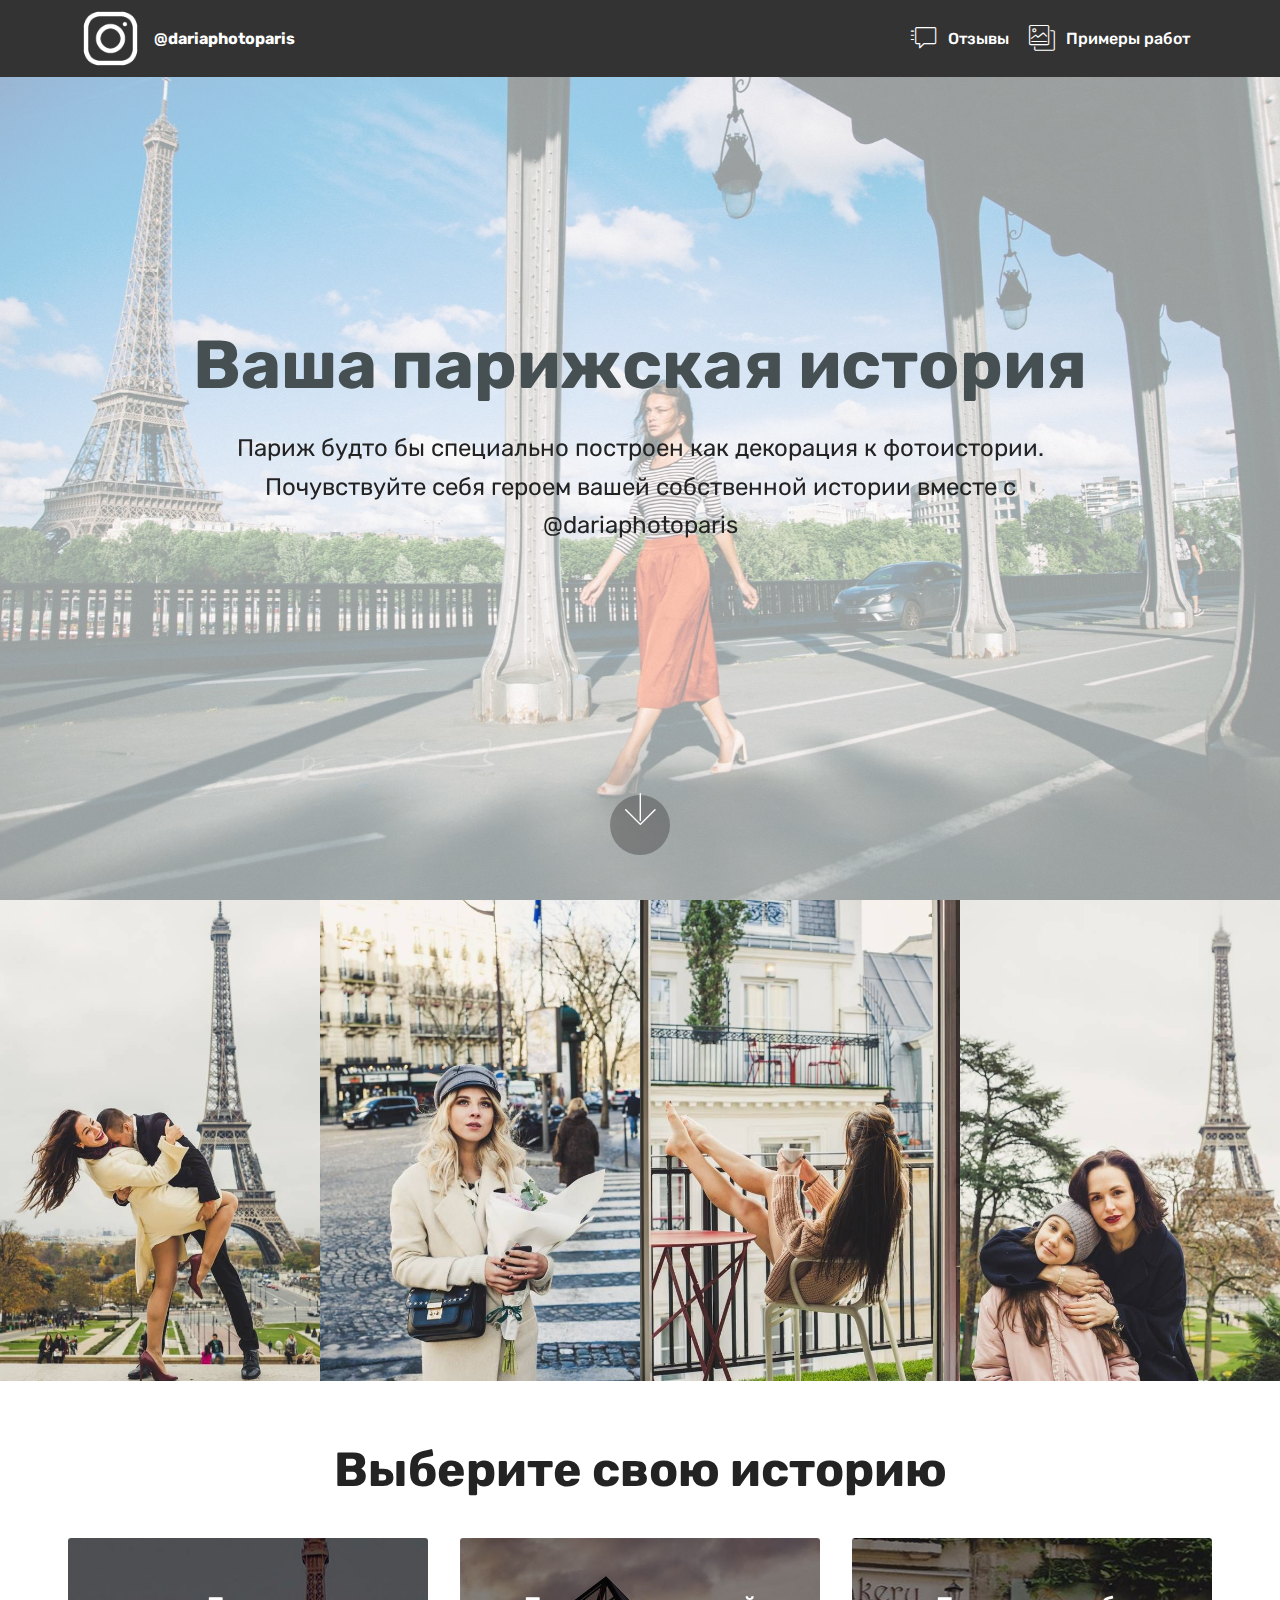
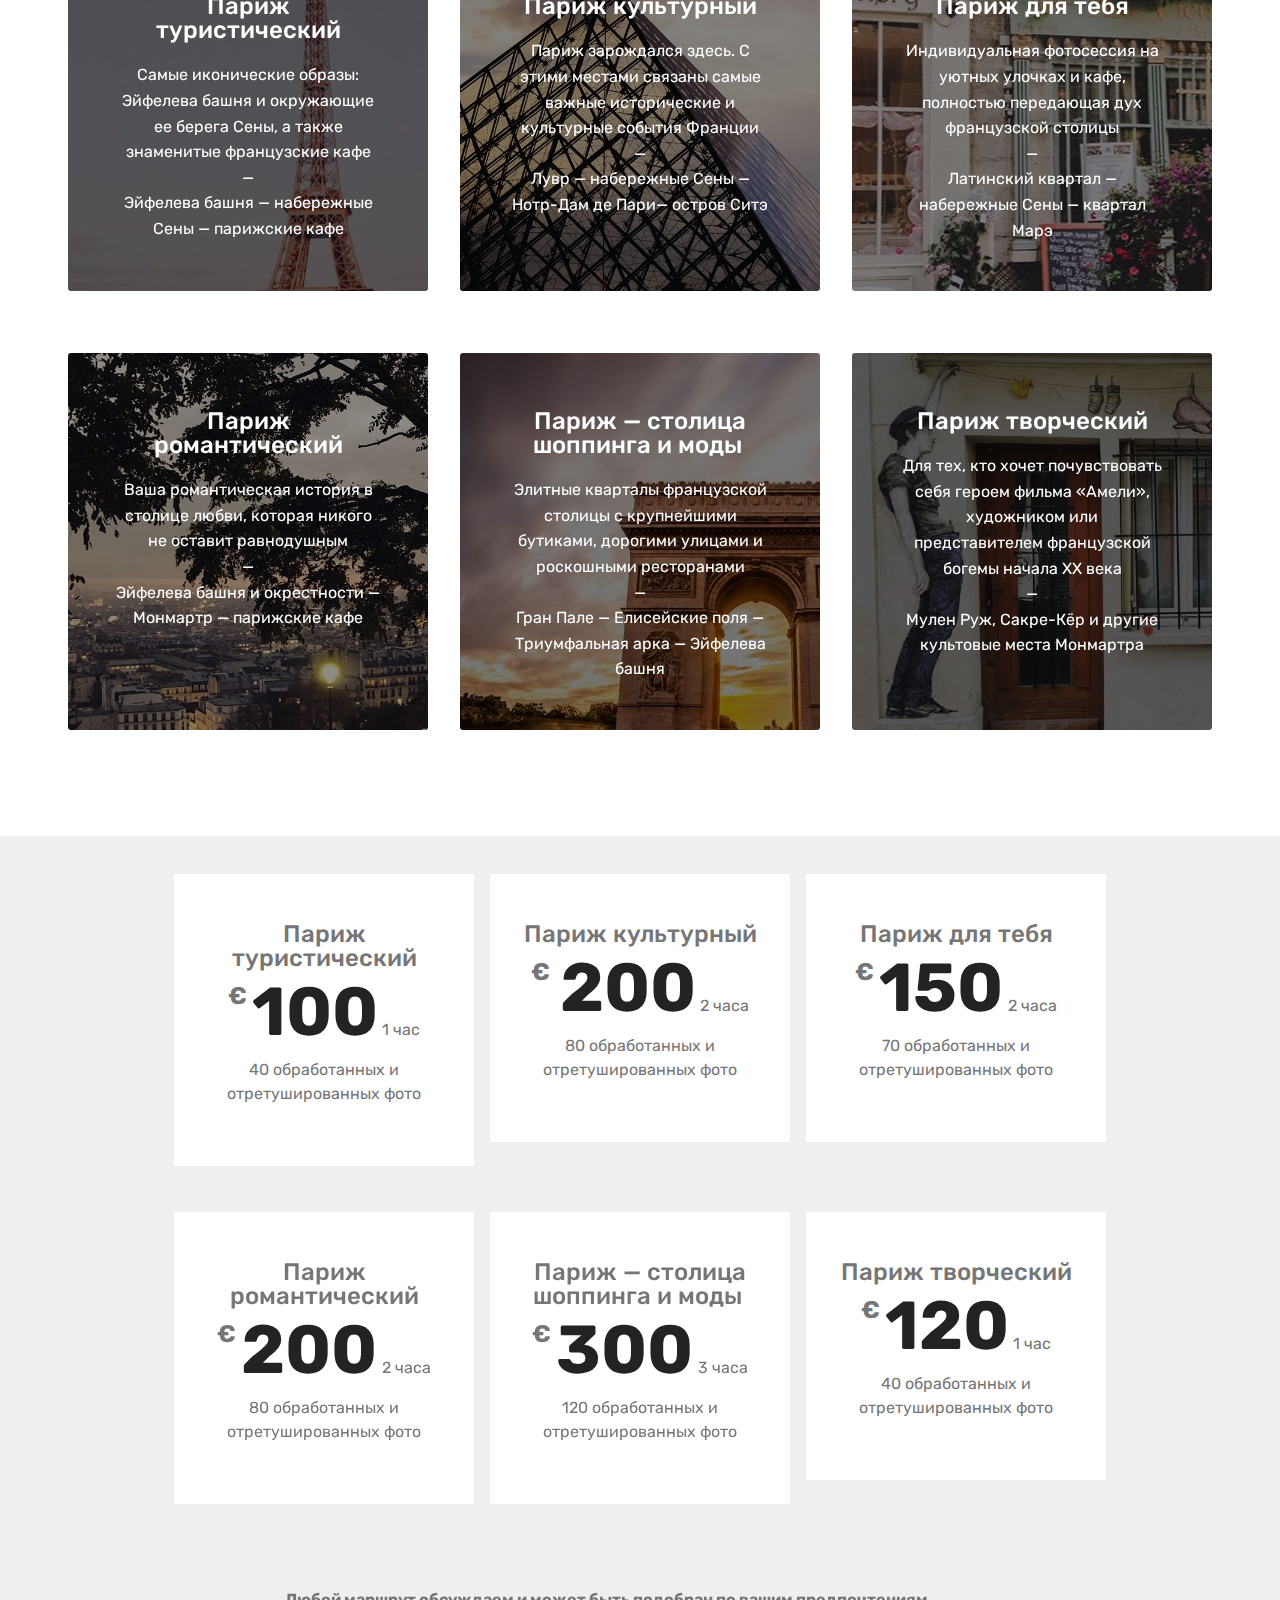
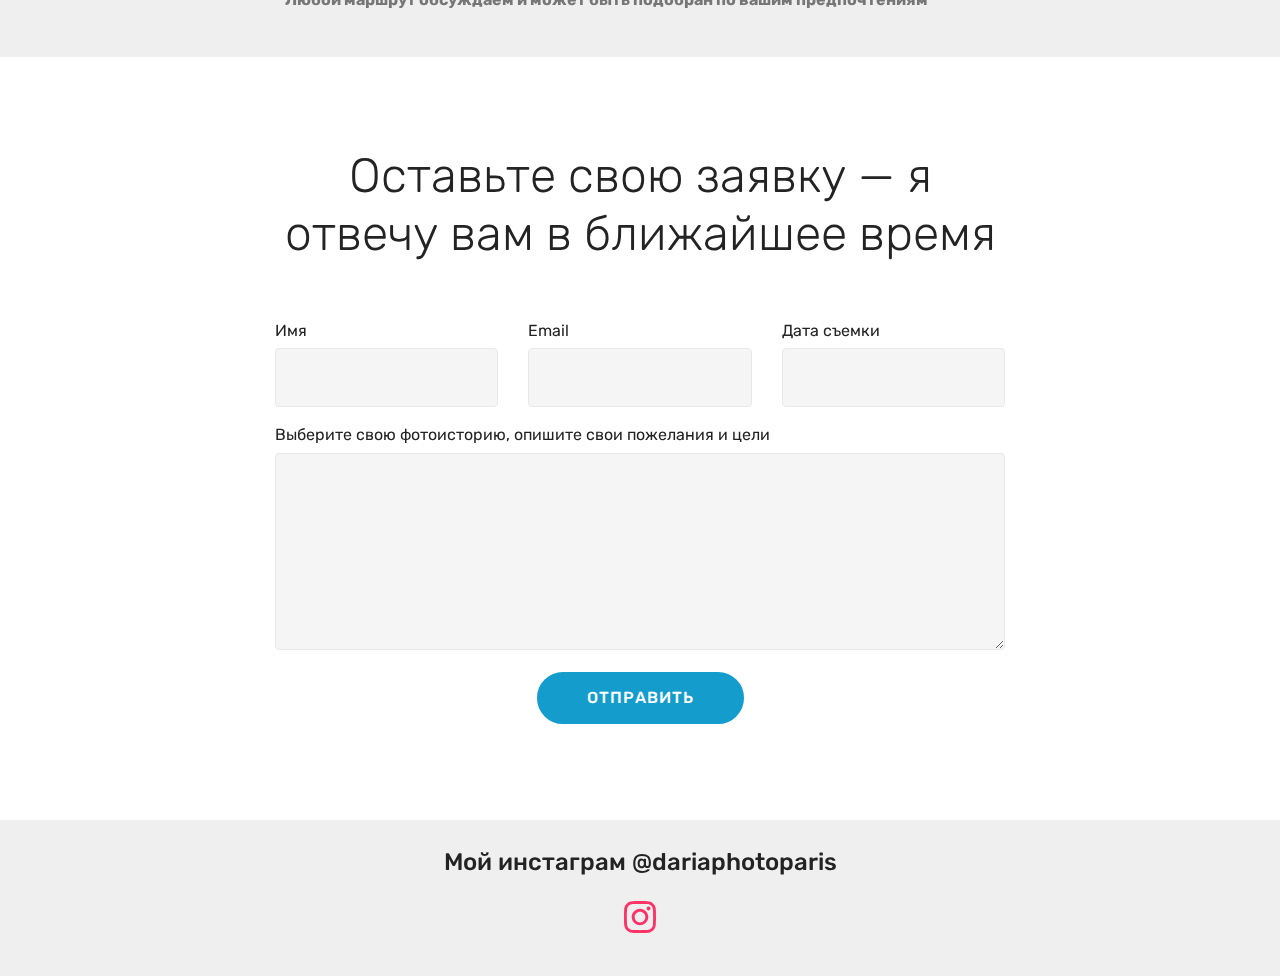
<file: index.html>
<!DOCTYPE html>
<html >
<head>
  <!-- Site made with Mobirise Website Builder v4.6.5, https://mobirise.com -->
  <meta charset="UTF-8">
  <meta http-equiv="X-UA-Compatible" content="IE=edge">
  <meta name="generator" content="Mobirise v4.6.5, mobirise.com">
  <meta name="viewport" content="width=device-width, initial-scale=1, minimum-scale=1">
  <link rel="shortcut icon" href="assets/images/2icow-16-300x300.png" type="image/x-icon">
  <meta name="description" content="Париж, фотосессии в Париже">
  <title>Фотосессии в Париже</title>
  <link rel="stylesheet" href="assets/web/assets/mobirise-icons/mobirise-icons.css">
  <link rel="stylesheet" href="assets/tether/tether.min.css">
  <link rel="stylesheet" href="assets/bootstrap/css/bootstrap.min.css">
  <link rel="stylesheet" href="assets/bootstrap/css/bootstrap-grid.min.css">
  <link rel="stylesheet" href="assets/bootstrap/css/bootstrap-reboot.min.css">
  <link rel="stylesheet" href="assets/socicon/css/styles.css">
  <link rel="stylesheet" href="assets/dropdown/css/style.css">
  <link rel="stylesheet" href="assets/theme/css/style.css">
  <link rel="stylesheet" href="assets/gallery/style.css">
  <link rel="stylesheet" href="assets/mobirise/css/mbr-additional.css" type="text/css">
  <!-- Global site tag (gtag.js) - Google Analytics -->
<script async src="https://www.googletagmanager.com/gtag/js?id=UA-20422967-2"></script>
<script>
  window.dataLayer = window.dataLayer || [];
  function gtag(){dataLayer.push(arguments);}
  gtag('js', new Date());

  gtag('config', 'UA-20422967-2');
</script>

  
  
</head>
<body>
  <section class="menu cid-qLpISnFOSA" once="menu" id="menu1-y">

    

    <nav class="navbar navbar-expand beta-menu navbar-dropdown align-items-center navbar-fixed-top navbar-toggleable-sm">
        <button class="navbar-toggler navbar-toggler-right" type="button" data-toggle="collapse" data-target="#navbarSupportedContent" aria-controls="navbarSupportedContent" aria-expanded="false" aria-label="Toggle navigation">
            <div class="hamburger">
                <span></span>
                <span></span>
                <span></span>
                <span></span>
            </div>
        </button>
        <div class="menu-logo">
            <div class="navbar-brand">
                <span class="navbar-logo">
                    <a href="https://mobirise.com">
                         <img src="assets/images/2icow-16-300x300.png" alt="Mobirise" title="" style="height: 3.8rem;">
                    </a>
                </span>
                <span class="navbar-caption-wrap"><a class="navbar-caption text-white display-4" href="index.html">@dariaphotoparis</a></span>
            </div>
        </div>
        <div class="collapse navbar-collapse" id="navbarSupportedContent">
            <ul class="navbar-nav nav-dropdown nav-right" data-app-modern-menu="true"><li class="nav-item">
                    <a class="nav-link link text-white display-4" href="page1.html"><span class="mbri-help mbr-iconfont mbr-iconfont-btn"></span>Отзывы</a>
                </li>
                <li class="nav-item">
                    <a class="nav-link link text-white display-4" href="page2.html"><span class="mbri-photos mbr-iconfont mbr-iconfont-btn"></span>
                        
                        Примеры работ</a>
                </li></ul>
            
        </div>
    </nav>
</section>

<section class="engine"><a href="https://mobirise.ws/d">best free website software</a></section><section class="cid-qLpri9AetZ mbr-fullscreen mbr-parallax-background" id="header2-f">

    

    <div class="mbr-overlay" style="opacity: 0.6; background-color: rgb(255, 255, 255);"></div>

    <div class="container align-center">
        <div class="row justify-content-md-center">
            <div class="mbr-white col-md-10">
                <h1 class="mbr-section-title mbr-bold pb-3 mbr-fonts-style display-1">Ваша парижская история</h1>
                
                <p class="mbr-text pb-3 mbr-fonts-style display-5">
                    Париж будто бы специально построен как декорация к фотоистории. Почувствуйте себя героем вашей собственной истории вместе с @dariaphotoparis</p>
                
            </div>
        </div>
    </div>
    <div class="mbr-arrow hidden-sm-down" aria-hidden="true">
        <a href="#next">
            <i class="mbri-down mbr-iconfont"></i>
        </a>
    </div>
</section>

<section class="mbr-gallery mbr-slider-carousel cid-qLpz1X9TKZ" id="gallery3-q">

    

    <div>
        <div><!-- Filter --><!-- Gallery --><div class="mbr-gallery-row"><div class="mbr-gallery-layout-default"><div><div><div class="mbr-gallery-item mbr-gallery-item--pNaN" data-video-url="false" data-tags="Animated"><div href="#lb-gallery3-q" data-slide-to="0" data-toggle="modal"><img src="assets/images/2-599x900-599x900.jpg" alt=""><span class="icon-focus"></span></div></div><div class="mbr-gallery-item mbr-gallery-item--pNaN" data-video-url="false" data-tags="Animated"><div href="#lb-gallery3-q" data-slide-to="1" data-toggle="modal"><img src="assets/images/6-599x900-599x900.jpg" alt=""><span class="icon-focus"></span></div></div><div class="mbr-gallery-item mbr-gallery-item--pNaN" data-video-url="false" data-tags="Animated"><div href="#lb-gallery3-q" data-slide-to="2" data-toggle="modal"><img src="assets/images/8-599x900-599x900.jpg" alt=""><span class="icon-focus"></span></div></div><div class="mbr-gallery-item mbr-gallery-item--pNaN" data-video-url="false" data-tags="Animated"><div href="#lb-gallery3-q" data-slide-to="3" data-toggle="modal"><img src="assets/images/10-599x900-599x900.jpg" alt=""><span class="icon-focus"></span></div></div></div></div><div class="clearfix"></div></div></div><!-- Lightbox --><div data-app-prevent-settings="" class="mbr-slider modal fade carousel slide" tabindex="-1" data-keyboard="true" data-interval="false" id="lb-gallery3-q"><div class="modal-dialog"><div class="modal-content"><div class="modal-body"><div class="carousel-inner"><div class="carousel-item"><img src="assets/images/-2-599x900.jpg" alt=""></div><div class="carousel-item"><img src="assets/images/-6-599x900.jpg" alt=""></div><div class="carousel-item"><img src="assets/images/-8-599x900.jpg" alt=""></div><div class="carousel-item active"><img src="assets/images/-10-599x900.jpg" alt=""></div></div><a class="carousel-control carousel-control-prev" role="button" data-slide="prev" href="#lb-gallery3-q"><span class="mbri-left mbr-iconfont" aria-hidden="true"></span><span class="sr-only">Previous</span></a><a class="carousel-control carousel-control-next" role="button" data-slide="next" href="#lb-gallery3-q"><span class="mbri-right mbr-iconfont" aria-hidden="true"></span><span class="sr-only">Next</span></a><a class="close" href="#" role="button" data-dismiss="modal"><span class="sr-only">Close</span></a></div></div></div></div></div>
    </div>

</section>

<section class="features13 cid-qLpE5qbMUt" id="features13-u">

    

    
    <div class="container">
        <h2 class="mbr-section-title pb-3 mbr-fonts-style display-2"><strong>
            Выберите свою историю</strong></h2>

        <div class="media-container-row container">
            <div class="card col-12 col-md-6 p-5 m-3 align-center col-lg-4">
                <div class="card-img">
                    <img src="assets/images/bl1-1-1000x733.jpg" alt="Mobirise" title="">
                </div>
                <h4 class="card-title py-2 mbr-fonts-style display-5">Париж туристический</h4>
                <p class="mbr-text mbr-fonts-style display-7">Самые иконические образы: Эйфелева башня и окружающие ее берега Сены, а также знаменитые французские кафе<br>—<br>Эйфелева башня — набережные Сены — парижские кафе<br>
                </p>
            </div>
            <div class="card col-12 col-md-6 p-5 m-3 align-center col-lg-4">
                <div class="card-img">
                    <img src="assets/images/bl2-1000x667.jpg" alt="Mobirise" title="">
                </div>
                <h4 class="card-title py-2 mbr-fonts-style display-5">Париж культурный</h4>
                <p class="mbr-text mbr-fonts-style display-7">
                    Париж зарождался здесь. С этими местами связаны самые важные исторические и культурные события Франции<br>—<br>Лувр — набережные Сены — Нотр-Дам де Пари— остров Ситэ<br>
                </p>
            </div>
            <div class="card col-12 col-md-6 p-5 m-3 align-center col-lg-4">
                <div class="card-img">
                    <img src="assets/images/bl3-2-1000x750.jpg" alt="Mobirise" title="">
                </div>
                <h4 class="card-title py-2 mbr-fonts-style display-5">
                    Париж для тебя</h4>
                <p class="mbr-text mbr-fonts-style display-7">
                    Индивидуальная фотосессия на уютных улочках и кафе, полностью передающая дух французской столицы<br>—<br>Латинский квартал — набережные Сены — квартал Марэ <br>
                </p>
            </div>    
        </div>
</div></section>

<section class="features13 cid-qLpEu0rlPu" id="features13-v">

    

    
    <div class="container">
        

        <div class="media-container-row container">
            <div class="card col-12 col-md-6 p-5 m-3 align-center col-lg-4">
                <div class="card-img">
                    <img src="assets/images/bl4-1000x917.jpg" alt="Mobirise" title="">
                </div>
                <h4 class="card-title py-2 mbr-fonts-style display-5">Париж романтический</h4>
                <p class="mbr-text mbr-fonts-style display-7">
                    Ваша романтическая история в столице любви, которая никого не оставит равнодушным<br>—<br>Эйфелева башня и окрестности — Монмартр — парижские кафе<br></p>
            </div>
            <div class="card col-12 col-md-6 p-5 m-3 align-center col-lg-4">
                <div class="card-img">
                    <img src="assets/images/bl5-588x430.jpg" alt="Mobirise" title="">
                </div>
                <h4 class="card-title py-2 mbr-fonts-style display-5">Париж — столица шоппинга и моды&nbsp;</h4>
                <p class="mbr-text mbr-fonts-style display-7">
                    Элитные кварталы французской столицы с крупнейшими бутиками, дорогими улицами и роскошными ресторанами<br>—<br>Гран Пале — Елисейские поля —Триумфальная арка — Эйфелева башня<br></p>
            </div>
            <div class="card col-12 col-md-6 p-5 m-3 align-center col-lg-4">
                <div class="card-img">
                    <img src="assets/images/bl6-960x720.jpg" alt="Mobirise" title="">
                </div>
                <h4 class="card-title py-2 mbr-fonts-style display-5">Париж творческий</h4>
                <p class="mbr-text mbr-fonts-style display-7">
                    Для тех, кто хочет почувствовать себя героем фильма «Амели», художником или представителем французской богемы начала ХХ века<br>—<br>Мулен Руж, Сакре-Кёр и другие культовые места Монмартра<br>
                </p>
            </div>    
        </div>
</div></section>

<section class="cid-qLpEMhna9G" id="pricing-tables1-w">

    

    
    <div class="container">
        <div class="media-container-row">

            <div class="plan col-12 mx-2 my-2 justify-content-center col-lg-4">
                <div class="plan-header text-center pt-5">
                    <h3 class="plan-title mbr-fonts-style display-5">
                        Париж туристический</h3>
                    <div class="plan-price">
                        <span class="price-value mbr-fonts-style display-5">
                            €
                        </span>
                        <span class="price-figure mbr-fonts-style display-1">
                              100</span>
                        <small class="price-term mbr-fonts-style display-7">1 час</small>
                    </div>
                </div>
                <div class="plan-body pb-5">
                    <div class="plan-list align-center">
                        <ul class="list-group list-group-flush mbr-fonts-style display-7">
                            <li class="list-group-item"><span style="font-size: 1rem;">40 обработанных и отретушированных фото</span><br></li>
                        </ul>
                    </div>
                    
                </div>
            </div>

            <div class="plan col-12 mx-2 my-2 justify-content-center col-lg-4">
                <div class="plan-header text-center pt-5">
                    <h3 class="plan-title mbr-fonts-style display-5">
                        Париж культурный</h3>
                    <div class="plan-price">
                        <span class="price-value mbr-fonts-style display-5">€&nbsp;</span>
                        <span class="price-figure mbr-fonts-style display-1">
                            200</span>
                        <small class="price-term mbr-fonts-style display-7">
                            2 часа</small>
                    </div>
                </div>
                <div class="plan-body pb-5">
                    <div class="plan-list align-center">
                        <ul class="list-group list-group-flush mbr-fonts-style display-7">
                            <li class="list-group-item"><span style="font-size: 1rem;">80 обработанных и отретушированных фото</span><br></li>
                        </ul>
                    </div>
                    
                </div>
            </div>

            <div class="plan col-12 mx-2 my-2 justify-content-center col-lg-4">
                <div class="plan-header text-center pt-5">
                    <h3 class="plan-title mbr-fonts-style display-5">
                        Париж для тебя</h3>
                    <div class="plan-price">
                        <span class="price-value mbr-fonts-style display-5">
                            €
                        </span>
                        <span class="price-figure mbr-fonts-style display-1">
                            150</span>
                        <small class="price-term mbr-fonts-style display-7">2 часа</small>
                    </div>
                </div>
                <div class="plan-body pb-5">
                    <div class="plan-list align-center">
                        <ul class="list-group list-group-flush mbr-fonts-style display-7">
                            <li class="list-group-item"><span style="font-size: 1rem;">70 обработанных и отретушированных фото</span><br></li>
                        </ul>
                    </div>
                    
                </div>
            </div>

            
        </div>
    </div>
</section>

<section class="cid-qLqy8Wpk0p" id="pricing-tables1-11">

    

    
    <div class="container">
        <div class="media-container-row">

            <div class="plan col-12 mx-2 my-2 justify-content-center col-lg-4">
                <div class="plan-header text-center pt-5">
                    <h3 class="plan-title mbr-fonts-style display-5">
                        Париж романтический</h3>
                    <div class="plan-price">
                        <span class="price-value mbr-fonts-style display-5">
                            €
                        </span>
                        <span class="price-figure mbr-fonts-style display-1">
                              200</span>
                        <small class="price-term mbr-fonts-style display-7">
                            2 часа</small>
                    </div>
                </div>
                <div class="plan-body pb-5">
                    <div class="plan-list align-center">
                        <ul class="list-group list-group-flush mbr-fonts-style display-7">
                            <li class="list-group-item"><span style="font-size: 1rem;">80 обработанных и отретушированных фото</span><br></li>
                        </ul>
                    </div>
                    
                </div>
            </div>

            <div class="plan col-12 mx-2 my-2 justify-content-center col-lg-4">
                <div class="plan-header text-center pt-5">
                    <h3 class="plan-title mbr-fonts-style display-5">
                        Париж — столица шоппинга и моды&nbsp;</h3>
                    <div class="plan-price">
                        <span class="price-value mbr-fonts-style display-5">
                            €
                        </span>
                        <span class="price-figure mbr-fonts-style display-1">
                            300</span>
                        <small class="price-term mbr-fonts-style display-7">
                            3 часа</small>
                    </div>
                </div>
                <div class="plan-body pb-5">
                    <div class="plan-list align-center">
                        <ul class="list-group list-group-flush mbr-fonts-style display-7">
                            <li class="list-group-item"><span style="font-size: 1rem;">120 обработанных и отретушированных фото</span><br></li>
                        </ul>
                    </div>
                    
                </div>
            </div>

            <div class="plan col-12 mx-2 my-2 justify-content-center col-lg-4">
                <div class="plan-header text-center pt-5">
                    <h3 class="plan-title mbr-fonts-style display-5">
                        Париж творческий</h3>
                    <div class="plan-price">
                        <span class="price-value mbr-fonts-style display-5">
                            €
                        </span>
                        <span class="price-figure mbr-fonts-style display-1">
                            120</span>
                        <small class="price-term mbr-fonts-style display-7">
                            1 час</small>
                    </div>
                </div>
                <div class="plan-body pb-5">
                    <div class="plan-list align-center">
                        <ul class="list-group list-group-flush mbr-fonts-style display-7">
                            <li class="list-group-item"><span style="font-size: 1rem;">40 обработанных и отретушированных фото</span><br></li>
                        </ul>
                    </div>
                    
                </div>
            </div>

            
        </div>
    </div>
</section>

<section class="mbr-section article content1 cid-qLqVKB8obM" id="content1-1e">
    
     

    <div class="container">
        <div class="media-container-row">
            <div class="mbr-text col-12 col-md-8 mbr-fonts-style display-7"><strong>Любой маршрут обсуждаем и может быть подобран по вашим предпочтениям</strong></div>
        </div>
    </div>
</section>

<section class="mbr-section form1 cid-qLpwViihFH" id="form1-m">

    

    
    <div class="container">
        <div class="row justify-content-center">
            <div class="title col-12 col-lg-8">
                <h2 class="mbr-section-title align-center pb-3 mbr-fonts-style display-2">Оставьте свою заявку — я отвечу вам в ближайшее время</h2>
                
            </div>
        </div>
    </div>
    <div class="container">
        <div class="row justify-content-center">
            <div class="media-container-column col-lg-8" data-form-type="formoid">
                    <div data-form-alert="" hidden="">
                       Спасибо за заявку, я скоро свяжусь с вами
                    </div>
            
                    <form class="mbr-form" action="https://mobirise.com/" method="post" data-form-title="Заявка на фотосессию"><input type="hidden" name="email" data-form-email="true" value="W8pT6z1DG9ny2a9/JmqppbQA677IZY0qhyVhm16hV814trCUYJ8sA+hfWt9vzSjejhzb8zcgDa0q/gX3396QZKuYzBTaU9Kf6qzzrnz119IZ+ioWSnKSkTp/9dwRR+3r" data-form-field="Email">
                        <div class="row row-sm-offset">
                            <div class="col-md-4 multi-horizontal" data-for="name">
                                <div class="form-group">
                                    <label class="form-control-label mbr-fonts-style display-7" for="name-form1-m">Имя</label>
                                    <input type="text" class="form-control" name="name" data-form-field="Name" required="" id="name-form1-m">
                                </div>
                            </div>
                            <div class="col-md-4 multi-horizontal" data-for="email">
                                <div class="form-group">
                                    <label class="form-control-label mbr-fonts-style display-7" for="email-form1-m">Email</label>
                                    <input type="email" class="form-control" name="email" data-form-field="Email" required="" id="email-form1-m">
                                </div>
                            </div>
                            <div class="col-md-4 multi-horizontal" data-for="phone">
                                <div class="form-group">
                                    <label class="form-control-label mbr-fonts-style display-7" for="phone-form1-m">Дата съемки</label>
                                    <input type="tel" class="form-control" name="phone" data-form-field="Phone" id="phone-form1-m">
                                </div>
                            </div>
                        </div>
                        <div class="form-group" data-for="message">
                            <label class="form-control-label mbr-fonts-style display-7" for="message-form1-m">Выберите свою фотоисторию, опишите свои пожелания и цели&nbsp;</label>
                            <textarea type="text" class="form-control" name="message" rows="7" data-form-field="Message" id="message-form1-m"></textarea>
                        </div>
            
                        <span class="input-group-btn"><button href="" type="submit" class="btn btn-primary btn-form display-4" onclick="ga('send', 'event', 'button', 'click', 'Form_submit');">ОТПРАВИТЬ</button></span>
                    </form>
            </div>
        </div>
    </div>
</section>

<section class="cid-qLpwZGSQ7I" id="social-buttons2-n">

    

    

    <div class="container">
        <div class="media-container-row">
            <div class="col-md-8 align-center">
                <h2 class="pb-3 mbr-fonts-style display-5">Мой инстаграм @dariaphotoparis</h2>
                <div class="social-list pl-0 mb-0">
                    <a href="https://www.instagram.com/dariaphotoparis/" target="_blank">
                        <span class="px-2 mbr-iconfont mbr-iconfont-social socicon-instagram socicon"></span>
                    </a>
                    
                </div>
            </div>
        </div>
    </div>
</section>


  <script src="assets/web/assets/jquery/jquery.min.js"></script>
  <script src="assets/popper/popper.min.js"></script>
  <script src="assets/tether/tether.min.js"></script>
  <script src="assets/bootstrap/js/bootstrap.min.js"></script>
  <script src="assets/smoothscroll/smooth-scroll.js"></script>
  <script src="assets/parallax/jarallax.min.js"></script>
  <script src="assets/masonry/masonry.pkgd.min.js"></script>
  <script src="assets/imagesloaded/imagesloaded.pkgd.min.js"></script>
  <script src="assets/bootstrapcarouselswipe/bootstrap-carousel-swipe.js"></script>
  <script src="assets/vimeoplayer/jquery.mb.vimeo_player.js"></script>
  <script src="assets/touchswipe/jquery.touch-swipe.min.js"></script>
  <script src="assets/sociallikes/social-likes.js"></script>
  <script src="assets/dropdown/js/script.min.js"></script>
  <script src="assets/theme/js/script.js"></script>
  <script src="assets/slidervideo/script.js"></script>
  <script src="assets/formoid/formoid.min.js"></script>
  <script src="assets/gallery/player.min.js"></script>
  <script src="assets/gallery/script.js"></script>
  
  
</body>
</html>
</file>
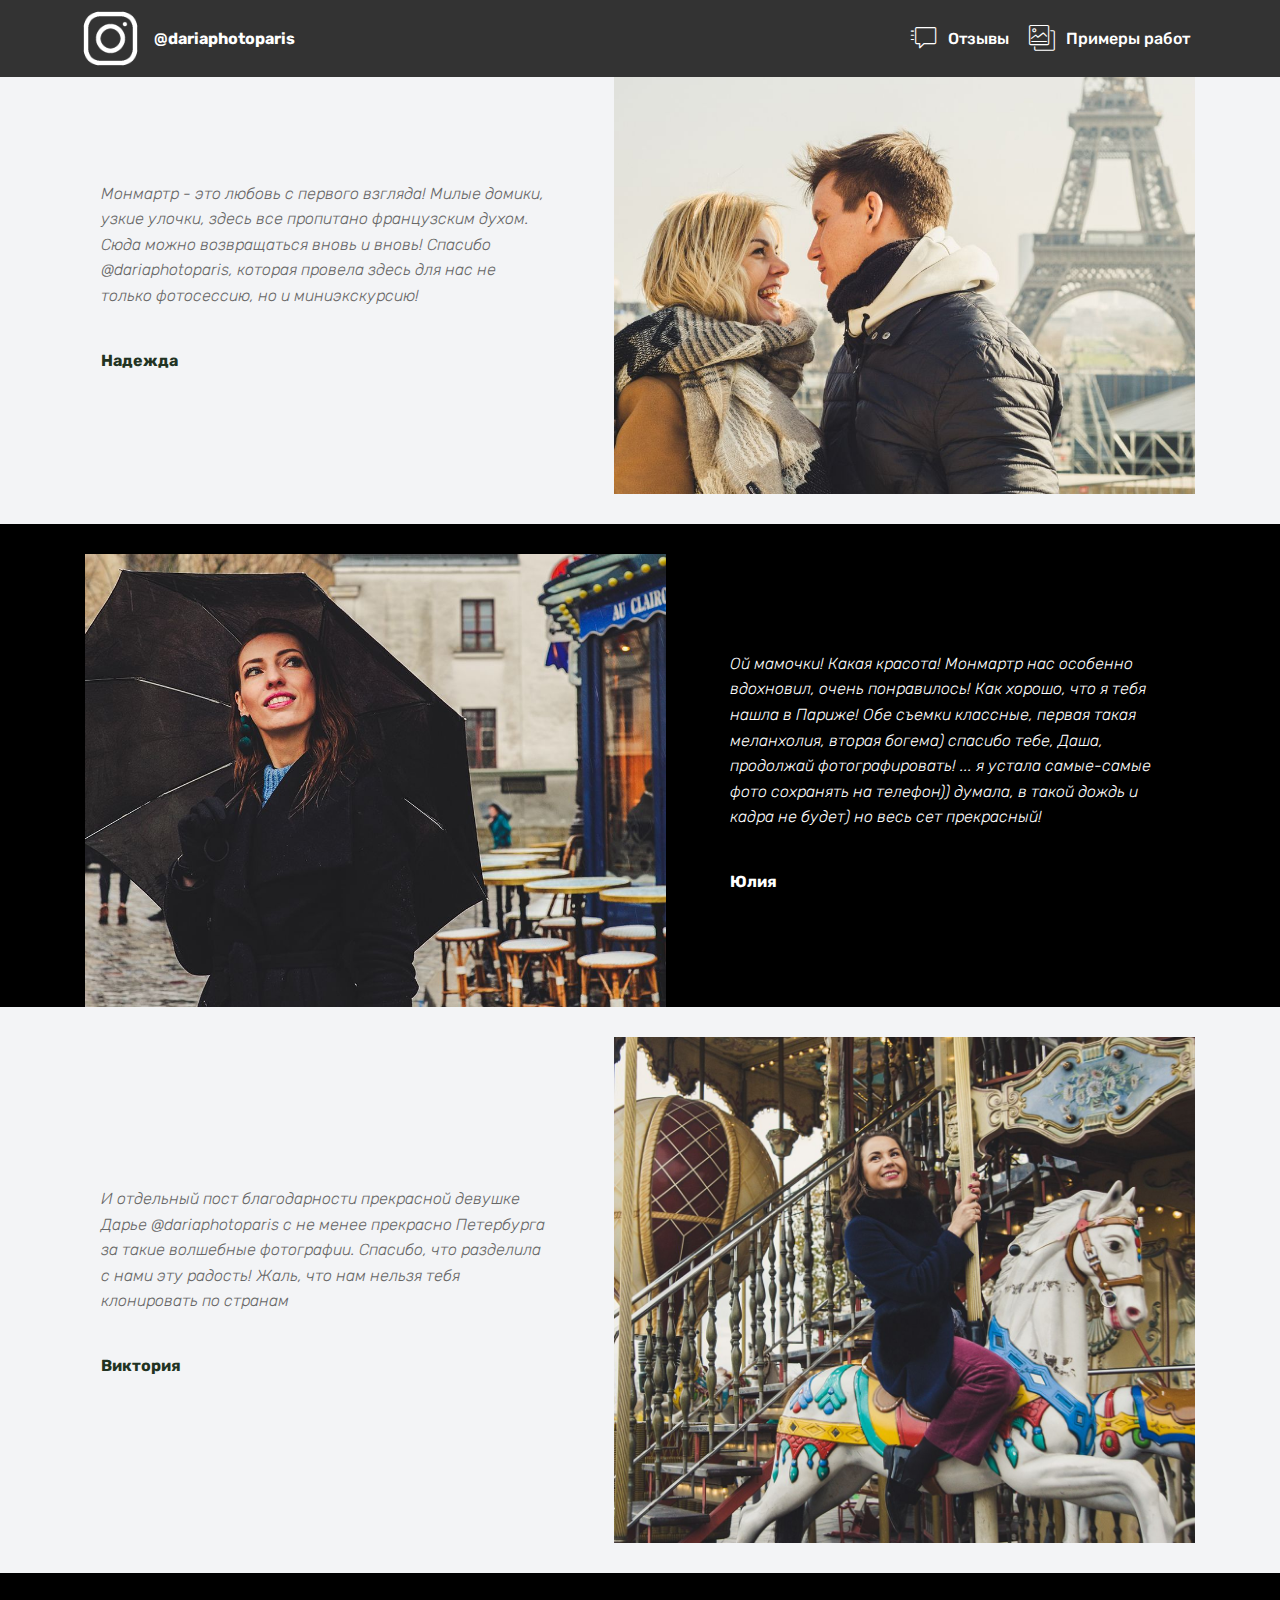
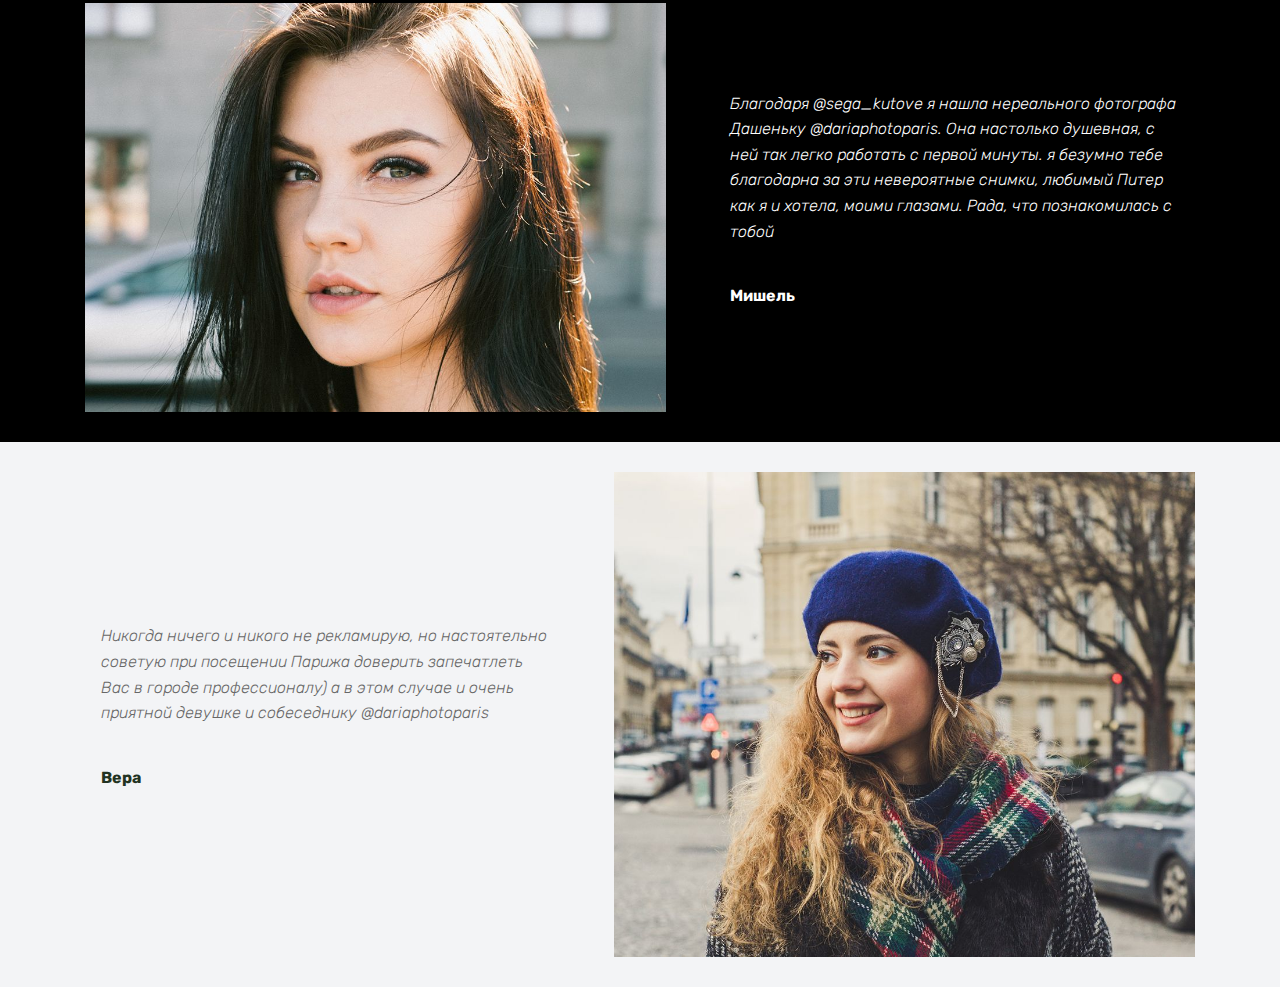
<file: page1.html>
<!DOCTYPE html>
<html >
<head>
  <!-- Site made with Mobirise Website Builder v4.6.5, https://mobirise.com -->
  <meta charset="UTF-8">
  <meta http-equiv="X-UA-Compatible" content="IE=edge">
  <meta name="generator" content="Mobirise v4.6.5, mobirise.com">
  <meta name="viewport" content="width=device-width, initial-scale=1, minimum-scale=1">
  <link rel="shortcut icon" href="assets/images/2icow-16-300x300.png" type="image/x-icon">
  <meta name="description" content="Web Maker Description">
  <title>Отзывы</title>
  <link rel="stylesheet" href="assets/web/assets/mobirise-icons/mobirise-icons.css">
  <link rel="stylesheet" href="assets/tether/tether.min.css">
  <link rel="stylesheet" href="assets/bootstrap/css/bootstrap.min.css">
  <link rel="stylesheet" href="assets/bootstrap/css/bootstrap-grid.min.css">
  <link rel="stylesheet" href="assets/bootstrap/css/bootstrap-reboot.min.css">
  <link rel="stylesheet" href="assets/dropdown/css/style.css">
  <link rel="stylesheet" href="assets/theme/css/style.css">
  <link rel="stylesheet" href="assets/mobirise/css/mbr-additional.css" type="text/css">
  <!-- Global site tag (gtag.js) - Google Analytics -->
<script async src="https://www.googletagmanager.com/gtag/js?id=UA-20422967-2"></script>
<script>
  window.dataLayer = window.dataLayer || [];
  function gtag(){dataLayer.push(arguments);}
  gtag('js', new Date());

  gtag('config', 'UA-20422967-2');
</script>


  
  
</head>
<body>
  <section class="menu cid-qLpISnFOSA" once="menu" id="menu1-12">

    

    <nav class="navbar navbar-expand beta-menu navbar-dropdown align-items-center navbar-fixed-top navbar-toggleable-sm">
        <button class="navbar-toggler navbar-toggler-right" type="button" data-toggle="collapse" data-target="#navbarSupportedContent" aria-controls="navbarSupportedContent" aria-expanded="false" aria-label="Toggle navigation">
            <div class="hamburger">
                <span></span>
                <span></span>
                <span></span>
                <span></span>
            </div>
        </button>
        <div class="menu-logo">
            <div class="navbar-brand">
                <span class="navbar-logo">
                    <a href="https://mobirise.com">
                         <img src="assets/images/2icow-16-300x300.png" alt="Mobirise" title="" style="height: 3.8rem;">
                    </a>
                </span>
                <span class="navbar-caption-wrap"><a class="navbar-caption text-white display-4" href="index.html">@dariaphotoparis</a></span>
            </div>
        </div>
        <div class="collapse navbar-collapse" id="navbarSupportedContent">
            <ul class="navbar-nav nav-dropdown nav-right" data-app-modern-menu="true"><li class="nav-item">
                    <a class="nav-link link text-white display-4" href="page1.html"><span class="mbri-help mbr-iconfont mbr-iconfont-btn"></span>Отзывы</a>
                </li>
                <li class="nav-item">
                    <a class="nav-link link text-white display-4" href="page2.html"><span class="mbri-photos mbr-iconfont mbr-iconfont-btn"></span>
                        
                        Примеры работ</a>
                </li></ul>
            
        </div>
    </nav>
</section>

<section class="engine"><a href="https://mobirise.ws/a">best web site builder</a></section><section class="testimonials3 cid-qLqHqHbZ22" id="testimonials3-18">

    

    

    <div class="container">
        <div class="media-container-row">
            <div class="media-content px-3 align-self-center mbr-white py-2">
                <p class="mbr-text testimonial-text mbr-fonts-style display-7">
                   Монмартр - это любовь с первого взгляда! Милые домики, узкие улочки, здесь все пропитано французским духом. Сюда можно возвращаться вновь и вновь! Спасибо @dariaphotoparis, которая провела здесь для нас не только фотосессию, но и миниэкскурсию!</p>
                <p class="mbr-author-name pt-4 mb-2 mbr-fonts-style display-7">Надежда<br></p>
                <p class="mbr-author-desc mbr-fonts-style display-7"></p>
            </div>

            <div class="mbr-figure pl-lg-5" style="width: 130%;">
              <img src="assets/images/kzn6933-998x720.jpg" alt="" title="">
            </div>
        </div>
    </div>
</section>

<section class="testimonials2 cid-qLqHrtfyJA" id="testimonials2-19">

    

    

    <div class="container">
        <div class="media-container-row">
            <div class="mbr-figure pr-lg-5" style="width: 130%;">
              <img src="assets/images/0-71-1000x779.jpg" alt="" title="">
            </div>
            <div class="media-content px-3 align-self-center mbr-white py-2">
                    <p class="mbr-text testimonial-text mbr-fonts-style display-7">Ой мамочки! Какая красота! Монмартр нас особенно вдохновил, очень понравилось! Как хорошо, что я тебя нашла в Париже! Обе съемки классные, первая такая меланхолия, вторая богема) спасибо тебе, Даша, продолжай фотографировать! ... я устала самые-самые фото сохранять на телефон)) думала, в такой дождь и кадра не будет) но весь сет прекрасный!</p>
                    <p class="mbr-author-name pt-4 mb-2 mbr-fonts-style display-7">
                       Юлия<br></p>
                    <p class="mbr-author-desc mbr-fonts-style display-7"></p>
            </div>
        </div>
    </div>
</section>

<section class="testimonials3 cid-qLqHs0Hyww" id="testimonials3-1a">

    

    

    <div class="container">
        <div class="media-container-row">
            <div class="media-content px-3 align-self-center mbr-white py-2">
                <p class="mbr-text testimonial-text mbr-fonts-style display-7">
                   И отдельный пост благодарности прекрасной девушке Дарье @dariaphotoparis с не менее прекрасно Петербурга за такие волшебные фотографии. Спасибо, что разделила с нами эту радость! Жаль, что нам нельзя тебя клонировать по странам</p>
                <p class="mbr-author-name pt-4 mb-2 mbr-fonts-style display-7">
                   Виктория</p>
                <p class="mbr-author-desc mbr-fonts-style display-7"></p>
            </div>

            <div class="mbr-figure pl-lg-5" style="width: 130%;">
              <img src="assets/images/1-220-1200x1046.jpg" alt="" title="">
            </div>
        </div>
    </div>
</section>

<section class="testimonials2 cid-qLqHtTpW4u" id="testimonials2-1d">

    

    

    <div class="container">
        <div class="media-container-row">
            <div class="mbr-figure pr-lg-5" style="width: 130%;">
              <img src="assets/images/0-26-1000x703.jpg" alt="" title="">
            </div>
            <div class="media-content px-3 align-self-center mbr-white py-2">
                    <p class="mbr-text testimonial-text mbr-fonts-style display-7">
                       Благодаря @sega_kutove я нашла нереального фотографа Дашеньку @dariaphotoparis. Она настолько душевная, с ней так легко работать с первой минуты. я безумно тебе благодарна за эти невероятные снимки, любимый Питер как я и хотела, моими глазами. Рада, что познакомилась с тобой</p>
                    <p class="mbr-author-name pt-4 mb-2 mbr-fonts-style display-7">
                       Мишель<br></p>
                    <p class="mbr-author-desc mbr-fonts-style display-7"></p>
            </div>
        </div>
    </div>
</section>

<section class="testimonials3 cid-qLvFvKipwQ" id="testimonials3-1f">

    

    

    <div class="container">
        <div class="media-container-row">
            <div class="media-content px-3 align-self-center mbr-white py-2">
                <p class="mbr-text testimonial-text mbr-fonts-style display-7">
                   Никогда ничего и никого не рекламирую, но настоятельно советую при посещении Парижа доверить запечатлеть Вас в городе профессионалу) а в этом случае и очень приятной девушке и собеседнику @dariaphotoparis</p>
                <p class="mbr-author-name pt-4 mb-2 mbr-fonts-style display-7">
                   Вера</p>
                <p class="mbr-author-desc mbr-fonts-style display-7"></p>
            </div>

            <div class="mbr-figure pl-lg-5" style="width: 130%;">
              <img src="assets/images/1-64-1000x836.jpg" alt="" title="">
            </div>
        </div>
    </div>
</section>


  <script src="assets/web/assets/jquery/jquery.min.js"></script>
  <script src="assets/popper/popper.min.js"></script>
  <script src="assets/tether/tether.min.js"></script>
  <script src="assets/bootstrap/js/bootstrap.min.js"></script>
  <script src="assets/smoothscroll/smooth-scroll.js"></script>
  <script src="assets/dropdown/js/script.min.js"></script>
  <script src="assets/touchswipe/jquery.touch-swipe.min.js"></script>
  <script src="assets/theme/js/script.js"></script>
  
  
</body>
</html>
</file>
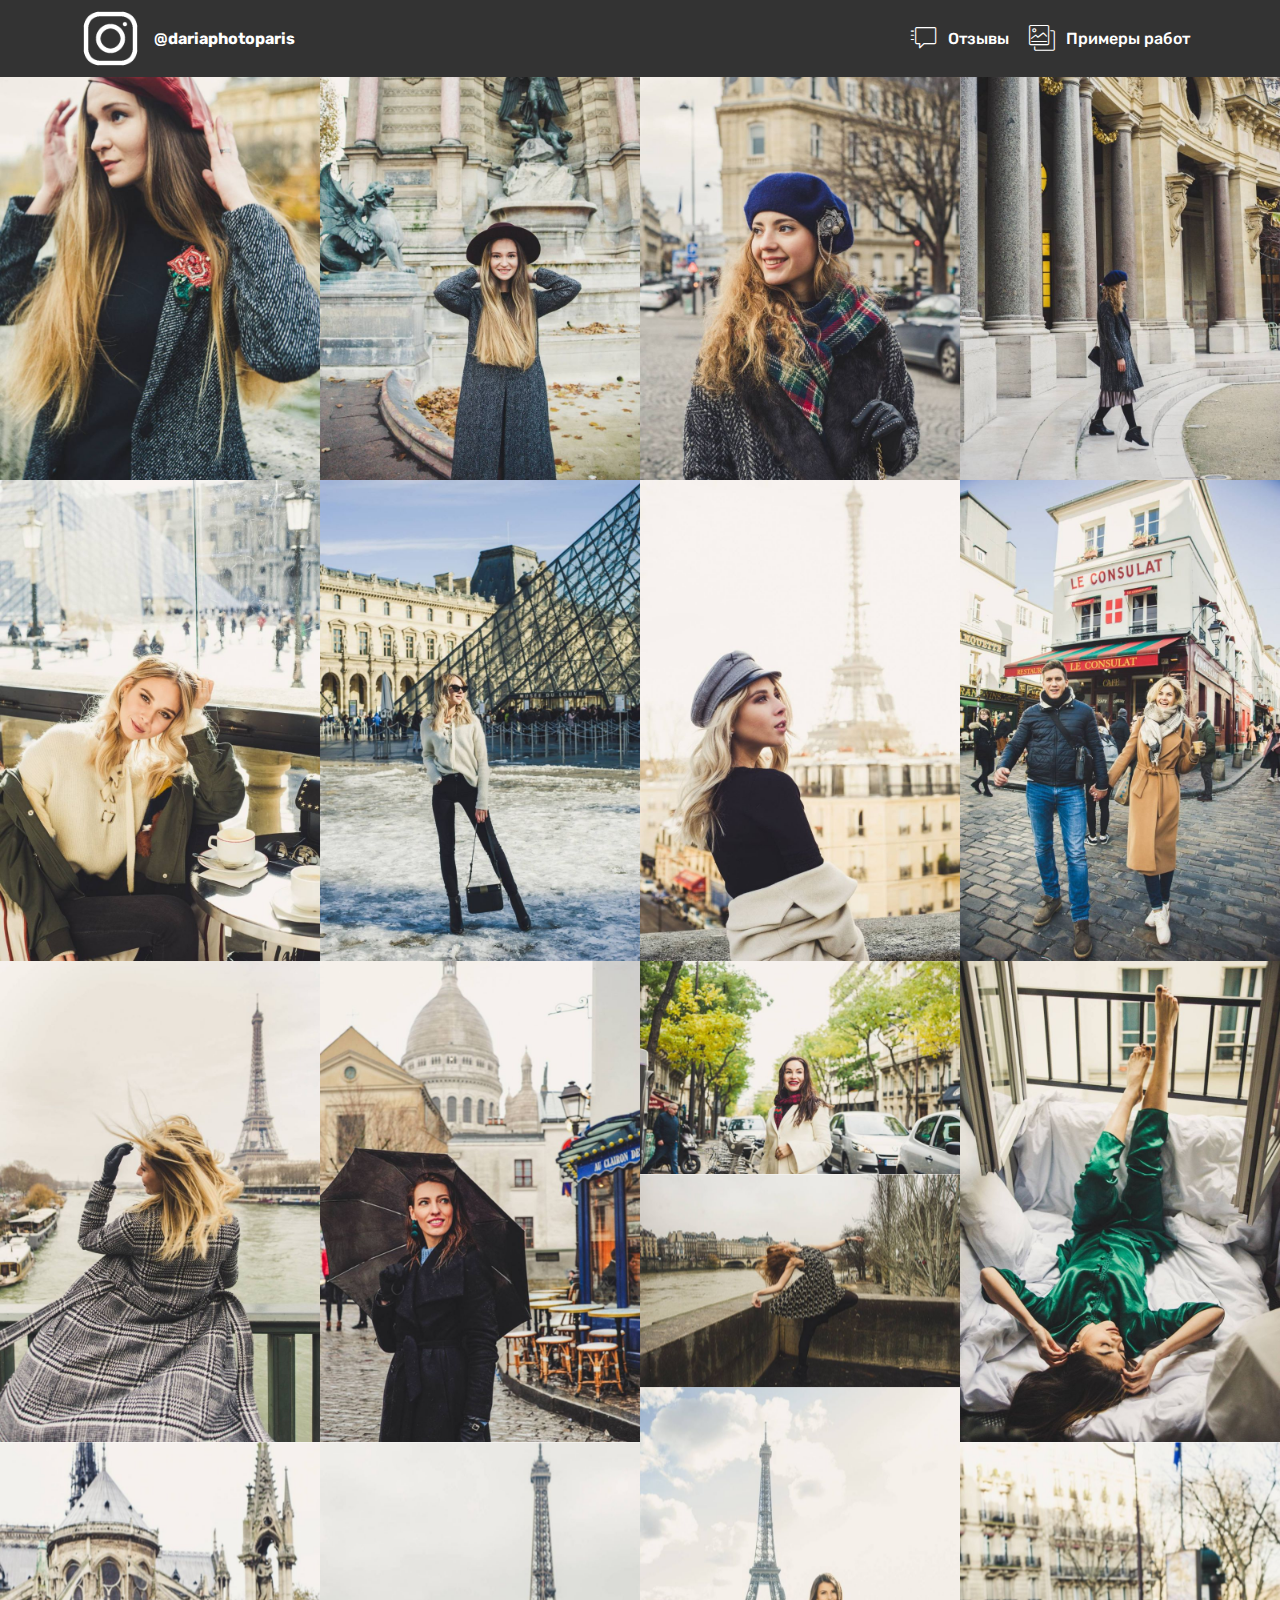
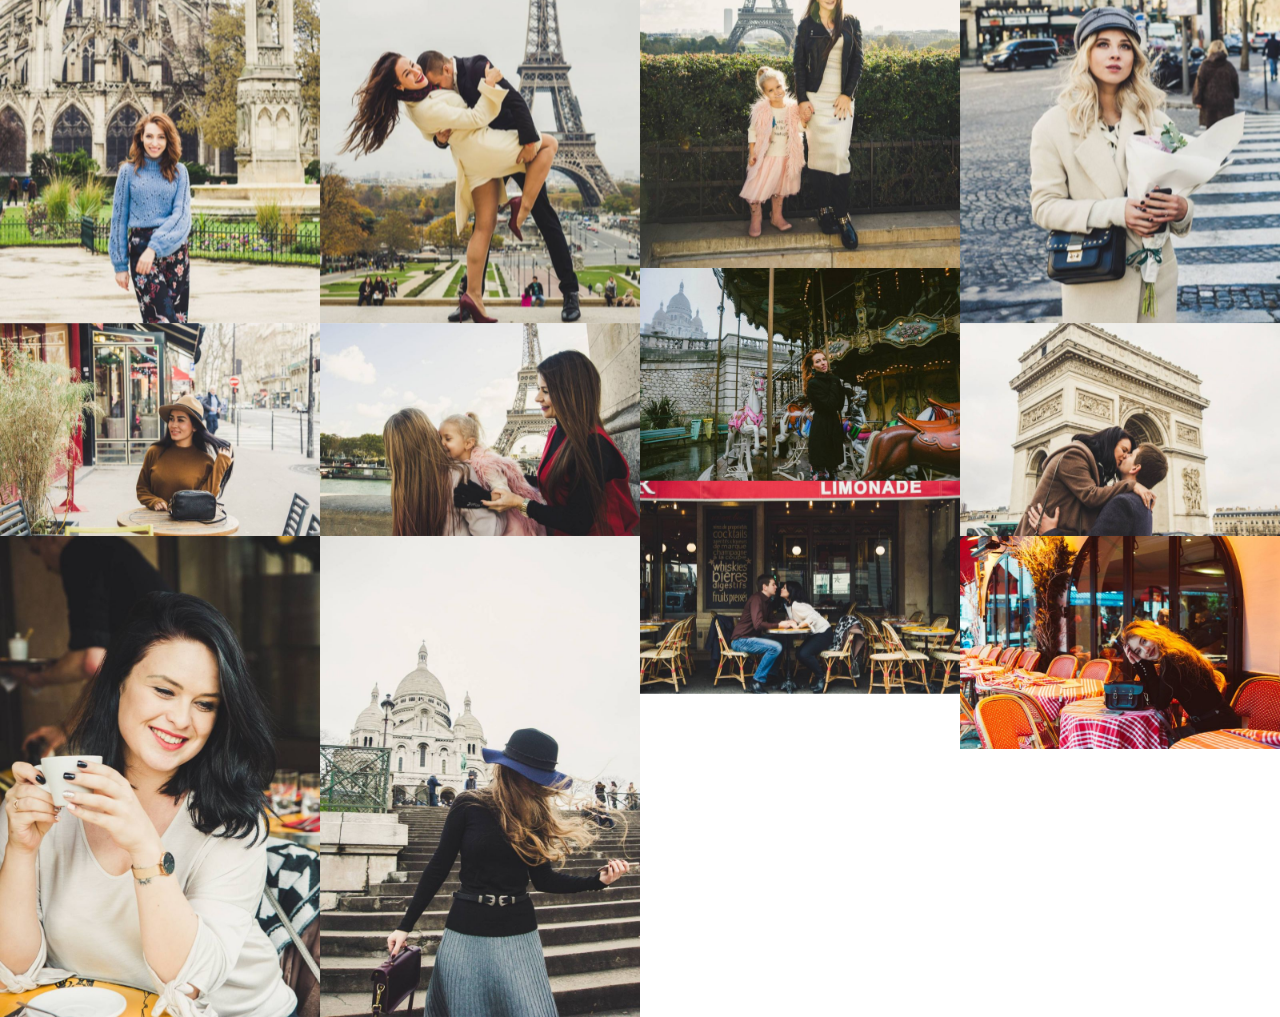
<file: page2.html>
<!DOCTYPE html>
<html >
<head>
  <!-- Site made with Mobirise Website Builder v4.6.5, https://mobirise.com -->
  <meta charset="UTF-8">
  <meta http-equiv="X-UA-Compatible" content="IE=edge">
  <meta name="generator" content="Mobirise v4.6.5, mobirise.com">
  <meta name="viewport" content="width=device-width, initial-scale=1, minimum-scale=1">
  <link rel="shortcut icon" href="assets/images/2icow-16-300x300.png" type="image/x-icon">
  <meta name="description" content="Web Page Builder Description">
  <title>Примеры работ</title>
  <link rel="stylesheet" href="assets/web/assets/mobirise-icons/mobirise-icons.css">
  <link rel="stylesheet" href="assets/tether/tether.min.css">
  <link rel="stylesheet" href="assets/bootstrap/css/bootstrap.min.css">
  <link rel="stylesheet" href="assets/bootstrap/css/bootstrap-grid.min.css">
  <link rel="stylesheet" href="assets/bootstrap/css/bootstrap-reboot.min.css">
  <link rel="stylesheet" href="assets/dropdown/css/style.css">
  <link rel="stylesheet" href="assets/theme/css/style.css">
  <link rel="stylesheet" href="assets/gallery/style.css">
  <link rel="stylesheet" href="assets/mobirise/css/mbr-additional.css" type="text/css">
  
  <!-- Global site tag (gtag.js) - Google Analytics -->
<script async src="https://www.googletagmanager.com/gtag/js?id=UA-20422967-2"></script>
<script>
  window.dataLayer = window.dataLayer || [];
  function gtag(){dataLayer.push(arguments);}
  gtag('js', new Date());

  gtag('config', 'UA-20422967-2');
</script>


  
</head>
<body>
  <section class="menu cid-qLpISnFOSA" once="menu" id="menu1-13">

    

    <nav class="navbar navbar-expand beta-menu navbar-dropdown align-items-center navbar-fixed-top navbar-toggleable-sm">
        <button class="navbar-toggler navbar-toggler-right" type="button" data-toggle="collapse" data-target="#navbarSupportedContent" aria-controls="navbarSupportedContent" aria-expanded="false" aria-label="Toggle navigation">
            <div class="hamburger">
                <span></span>
                <span></span>
                <span></span>
                <span></span>
            </div>
        </button>
        <div class="menu-logo">
            <div class="navbar-brand">
                <span class="navbar-logo">
                    <a href="https://mobirise.com">
                         <img src="assets/images/2icow-16-300x300.png" alt="Mobirise" title="" style="height: 3.8rem;">
                    </a>
                </span>
                <span class="navbar-caption-wrap"><a class="navbar-caption text-white display-4" href="index.html">@dariaphotoparis</a></span>
            </div>
        </div>
        <div class="collapse navbar-collapse" id="navbarSupportedContent">
            <ul class="navbar-nav nav-dropdown nav-right" data-app-modern-menu="true"><li class="nav-item">
                    <a class="nav-link link text-white display-4" href="page1.html"><span class="mbri-help mbr-iconfont mbr-iconfont-btn"></span>Отзывы</a>
                </li>
                <li class="nav-item">
                    <a class="nav-link link text-white display-4" href="page2.html"><span class="mbri-photos mbr-iconfont mbr-iconfont-btn"></span>
                        
                        Примеры работ</a>
                </li></ul>
            
        </div>
    </nav>
</section>

<section class="engine"><a href="https://mobirise.ws/p">open source web page maker</a></section><section class="mbr-gallery mbr-slider-carousel cid-qLqH69Qy0C" id="gallery3-15">

    

    <div>
        <div><!-- Filter --><!-- Gallery --><div class="mbr-gallery-row"><div class="mbr-gallery-layout-default"><div><div><div class="mbr-gallery-item mbr-gallery-item--pNaN" data-video-url="false" data-tags="Animated"><div href="#lb-gallery3-15" data-slide-to="0" data-toggle="modal"><img src="assets/images/kzn-2244-998x1500-800x1202.jpg" alt=""><span class="icon-focus"></span></div></div><div class="mbr-gallery-item mbr-gallery-item--pNaN" data-video-url="false" data-tags="Animated"><div href="#lb-gallery3-15" data-slide-to="1" data-toggle="modal"><img src="assets/images/kzn-2461-998x1500-800x1202.jpg" alt=""><span class="icon-focus"></span></div></div><div class="mbr-gallery-item mbr-gallery-item--pNaN" data-video-url="false" data-tags="Animated"><div href="#lb-gallery3-15" data-slide-to="2" data-toggle="modal"><img src="assets/images/kzn2762-998x1500-800x1202.jpg" alt=""><span class="icon-focus"></span></div></div><div class="mbr-gallery-item mbr-gallery-item--pNaN" data-video-url="false" data-tags="Animated"><div href="#lb-gallery3-15" data-slide-to="3" data-toggle="modal"><img src="assets/images/kzn2792-998x1500-800x1202.jpg" alt=""><span class="icon-focus"></span></div></div><div class="mbr-gallery-item mbr-gallery-item--pNaN" data-video-url="false" data-tags="Animated"><div href="#lb-gallery3-15" data-slide-to="4" data-toggle="modal"><img src="assets/images/kzn6324-998x1500-800x1202.jpg" alt=""><span class="icon-focus"></span></div></div><div class="mbr-gallery-item mbr-gallery-item--pNaN" data-video-url="false" data-tags="Animated"><div href="#lb-gallery3-15" data-slide-to="5" data-toggle="modal"><img src="assets/images/kzn6409-998x1500-800x1202.jpg" alt=""><span class="icon-focus"></span></div></div><div class="mbr-gallery-item mbr-gallery-item--pNaN" data-video-url="false" data-tags="Animated"><div href="#lb-gallery3-15" data-slide-to="6" data-toggle="modal"><img src="assets/images/kzn6639-998x1500-800x1202.jpg" alt=""><span class="icon-focus"></span></div></div><div class="mbr-gallery-item mbr-gallery-item--pNaN" data-video-url="false" data-tags="Animated"><div href="#lb-gallery3-15" data-slide-to="7" data-toggle="modal"><img src="assets/images/kzn7053-998x1500-800x1202.jpg" alt=""><span class="icon-focus"></span></div></div><div class="mbr-gallery-item mbr-gallery-item--pNaN" data-video-url="false" data-tags="Animated"><div href="#lb-gallery3-15" data-slide-to="8" data-toggle="modal"><img src="assets/images/0-23-998x1500-800x1202.jpg" alt=""><span class="icon-focus"></span></div></div><div class="mbr-gallery-item mbr-gallery-item--pNaN" data-video-url="false" data-tags="Animated"><div href="#lb-gallery3-15" data-slide-to="9" data-toggle="modal"><img src="assets/images/0-78-998x1500-800x1202.jpg" alt=""><span class="icon-focus"></span></div></div><div class="mbr-gallery-item mbr-gallery-item--pNaN" data-video-url="false" data-tags="Animated"><div href="#lb-gallery3-15" data-slide-to="10" data-toggle="modal"><img src="assets/images/3-1500x998-800x532.jpg" alt=""><span class="icon-focus"></span></div></div><div class="mbr-gallery-item mbr-gallery-item--pNaN" data-video-url="false" data-tags="Animated"><div href="#lb-gallery3-15" data-slide-to="11" data-toggle="modal"><img src="assets/images/0-134-998x1500-800x1202.jpg" alt=""><span class="icon-focus"></span></div></div><div class="mbr-gallery-item mbr-gallery-item--pNaN" data-video-url="false" data-tags="Animated"><div href="#lb-gallery3-15" data-slide-to="12" data-toggle="modal"><img src="assets/images/1-100-1500x998-800x532.jpg" alt=""><span class="icon-focus"></span></div></div><div class="mbr-gallery-item mbr-gallery-item--pNaN" data-video-url="false" data-tags="Animated"><div href="#lb-gallery3-15" data-slide-to="13" data-toggle="modal"><img src="assets/images/kzn-934-998x1500-800x1202.jpg" alt=""><span class="icon-focus"></span></div></div><div class="mbr-gallery-item mbr-gallery-item--pNaN" data-video-url="false" data-tags="Animated"><div href="#lb-gallery3-15" data-slide-to="14" data-toggle="modal"><img src="assets/images/1-998x1500-800x1202.jpg" alt=""><span class="icon-focus"></span></div></div><div class="mbr-gallery-item mbr-gallery-item--pNaN" data-video-url="false" data-tags="Animated"><div href="#lb-gallery3-15" data-slide-to="15" data-toggle="modal"><img src="assets/images/2-998x1500-800x1202.jpg" alt=""><span class="icon-focus"></span></div></div><div class="mbr-gallery-item mbr-gallery-item--pNaN" data-video-url="false" data-tags="Animated"><div href="#lb-gallery3-15" data-slide-to="16" data-toggle="modal"><img src="assets/images/6-998x1500-800x1202.jpg" alt=""><span class="icon-focus"></span></div></div><div class="mbr-gallery-item mbr-gallery-item--pNaN" data-video-url="false" data-tags="Animated"><div href="#lb-gallery3-15" data-slide-to="17" data-toggle="modal"><img src="assets/images/7-1500x998-800x532.jpg" alt=""><span class="icon-focus"></span></div></div><div class="mbr-gallery-item mbr-gallery-item--pNaN" data-video-url="false" data-tags="Animated"><div href="#lb-gallery3-15" data-slide-to="18" data-toggle="modal"><img src="assets/images/11-1500x998-800x532.jpg" alt=""><span class="icon-focus"></span></div></div><div class="mbr-gallery-item mbr-gallery-item--pNaN" data-video-url="false" data-tags="Animated"><div href="#lb-gallery3-15" data-slide-to="19" data-toggle="modal"><img src="assets/images/13-1500x998-800x532.jpg" alt=""><span class="icon-focus"></span></div></div><div class="mbr-gallery-item mbr-gallery-item--pNaN" data-video-url="false" data-tags="Animated"><div href="#lb-gallery3-15" data-slide-to="20" data-toggle="modal"><img src="assets/images/15-1500x998-800x532.jpg" alt=""><span class="icon-focus"></span></div></div><div class="mbr-gallery-item mbr-gallery-item--pNaN" data-video-url="false" data-tags="Animated"><div href="#lb-gallery3-15" data-slide-to="21" data-toggle="modal"><img src="assets/images/37-1500x998-800x532.jpg" alt=""><span class="icon-focus"></span></div></div><div class="mbr-gallery-item mbr-gallery-item--pNaN" data-video-url="false" data-tags="Animated"><div href="#lb-gallery3-15" data-slide-to="22" data-toggle="modal"><img src="assets/images/44-998x1500-800x1202.jpg" alt=""><span class="icon-focus"></span></div></div><div class="mbr-gallery-item mbr-gallery-item--pNaN" data-video-url="false" data-tags="Animated"><div href="#lb-gallery3-15" data-slide-to="23" data-toggle="modal"><img src="assets/images/65-998x1500-800x1202.jpg" alt=""><span class="icon-focus"></span></div></div><div class="mbr-gallery-item mbr-gallery-item--pNaN" data-video-url="false" data-tags="Animated"><div href="#lb-gallery3-15" data-slide-to="24" data-toggle="modal"><img src="assets/images/72-1500x998-800x532.jpg" alt=""><span class="icon-focus"></span></div></div></div></div><div class="clearfix"></div></div></div><!-- Lightbox --><div data-app-prevent-settings="" class="mbr-slider modal fade carousel slide" tabindex="-1" data-keyboard="true" data-interval="false" id="lb-gallery3-15"><div class="modal-dialog"><div class="modal-content"><div class="modal-body"><div class="carousel-inner"><div class="carousel-item"><img src="assets/images/kzn-2244-998x1500.jpg" alt=""></div><div class="carousel-item"><img src="assets/images/kzn-2461-998x1500.jpg" alt=""></div><div class="carousel-item"><img src="assets/images/kzn2762-998x1500.jpg" alt=""></div><div class="carousel-item"><img src="assets/images/kzn2792-998x1500.jpg" alt=""></div><div class="carousel-item"><img src="assets/images/kzn6324-998x1500.jpg" alt=""></div><div class="carousel-item"><img src="assets/images/kzn6409-998x1500.jpg" alt=""></div><div class="carousel-item"><img src="assets/images/kzn6639-998x1500.jpg" alt=""></div><div class="carousel-item"><img src="assets/images/kzn7053-998x1500.jpg" alt=""></div><div class="carousel-item"><img src="assets/images/0-23-998x1500.jpg" alt=""></div><div class="carousel-item"><img src="assets/images/0-78-998x1500.jpg" alt=""></div><div class="carousel-item"><img src="assets/images/-3-1500x998.jpg" alt=""></div><div class="carousel-item"><img src="assets/images/0-134-998x1500.jpg" alt=""></div><div class="carousel-item"><img src="assets/images/1-100-1500x998.jpg" alt=""></div><div class="carousel-item"><img src="assets/images/kzn-934-998x1500.jpg" alt=""></div><div class="carousel-item"><img src="assets/images/-1-998x1500.jpg" alt=""></div><div class="carousel-item"><img src="assets/images/-2-998x1500.jpg" alt=""></div><div class="carousel-item"><img src="assets/images/-6-998x1500.jpg" alt=""></div><div class="carousel-item"><img src="assets/images/-7-1500x998.jpg" alt=""></div><div class="carousel-item"><img src="assets/images/-11-1500x998.jpg" alt=""></div><div class="carousel-item"><img src="assets/images/-13-1500x998.jpg" alt=""></div><div class="carousel-item"><img src="assets/images/-15-1500x998.jpg" alt=""></div><div class="carousel-item"><img src="assets/images/-37-1500x998.jpg" alt=""></div><div class="carousel-item"><img src="assets/images/-44-998x1500.jpg" alt=""></div><div class="carousel-item"><img src="assets/images/-65-998x1500.jpg" alt=""></div><div class="carousel-item active"><img src="assets/images/-72-1500x998.jpg" alt=""></div></div><a class="carousel-control carousel-control-prev" role="button" data-slide="prev" href="#lb-gallery3-15"><span class="mbri-left mbr-iconfont" aria-hidden="true"></span><span class="sr-only">Previous</span></a><a class="carousel-control carousel-control-next" role="button" data-slide="next" href="#lb-gallery3-15"><span class="mbri-right mbr-iconfont" aria-hidden="true"></span><span class="sr-only">Next</span></a><a class="close" href="#" role="button" data-dismiss="modal"><span class="sr-only">Close</span></a></div></div></div></div></div>
    </div>

</section>


  <script src="assets/web/assets/jquery/jquery.min.js"></script>
  <script src="assets/popper/popper.min.js"></script>
  <script src="assets/tether/tether.min.js"></script>
  <script src="assets/bootstrap/js/bootstrap.min.js"></script>
  <script src="assets/smoothscroll/smooth-scroll.js"></script>
  <script src="assets/dropdown/js/script.min.js"></script>
  <script src="assets/touchswipe/jquery.touch-swipe.min.js"></script>
  <script src="assets/vimeoplayer/jquery.mb.vimeo_player.js"></script>
  <script src="assets/bootstrapcarouselswipe/bootstrap-carousel-swipe.js"></script>
  <script src="assets/masonry/masonry.pkgd.min.js"></script>
  <script src="assets/imagesloaded/imagesloaded.pkgd.min.js"></script>
  <script src="assets/theme/js/script.js"></script>
  <script src="assets/gallery/player.min.js"></script>
  <script src="assets/gallery/script.js"></script>
  <script src="assets/slidervideo/script.js"></script>
  
  
</body>
</html>
</file>
<file: assets/web/assets/mobirise-icons/mobirise-icons.css>
@font-face {
  font-family: 'MobiriseIcons';
  src:  url('mobirise-icons.eot?spat4u');
  src:  url('mobirise-icons.eot?spat4u#iefix') format('embedded-opentype'),
    url('mobirise-icons.ttf?spat4u') format('truetype'),
    url('mobirise-icons.woff?spat4u') format('woff'),
    url('mobirise-icons.svg?spat4u#MobiriseIcons') format('svg');
  font-weight: normal;
  font-style: normal;
}

[class^="mbri-"], [class*=" mbri-"] {
  /* use !important to prevent issues with browser extensions that change fonts */
  font-family: MobiriseIcons !important;
  speak: none;
  font-style: normal;
  font-weight: normal;
  font-variant: normal;
  text-transform: none;
  line-height: 1;

  /* Better Font Rendering =========== */
  -webkit-font-smoothing: antialiased;
  -moz-osx-font-smoothing: grayscale;
}

.mbri-add-submenu:before {
  content: "\e900";
}
.mbri-alert:before {
  content: "\e901";
}
.mbri-align-center:before {
  content: "\e902";
}
.mbri-align-justify:before {
  content: "\e903";
}
.mbri-align-left:before {
  content: "\e904";
}
.mbri-align-right:before {
  content: "\e905";
}
.mbri-android:before {
  content: "\e906";
}
.mbri-apple:before {
  content: "\e907";
}
.mbri-arrow-down:before {
  content: "\e908";
}
.mbri-arrow-next:before {
  content: "\e909";
}
.mbri-arrow-prev:before {
  content: "\e90a";
}
.mbri-arrow-up:before {
  content: "\e90b";
}
.mbri-bold:before {
  content: "\e90c";
}
.mbri-bookmark:before {
  content: "\e90d";
}
.mbri-bootstrap:before {
  content: "\e90e";
}
.mbri-briefcase:before {
  content: "\e90f";
}
.mbri-browse:before {
  content: "\e910";
}
.mbri-bulleted-list:before {
  content: "\e911";
}
.mbri-calendar:before {
  content: "\e912";
}
.mbri-camera:before {
  content: "\e913";
}
.mbri-cart-add:before {
  content: "\e914";
}
.mbri-cart-full:before {
  content: "\e915";
}
.mbri-cash:before {
  content: "\e916";
}
.mbri-change-style:before {
  content: "\e917";
}
.mbri-chat:before {
  content: "\e918";
}
.mbri-clock:before {
  content: "\e919";
}
.mbri-close:before {
  content: "\e91a";
}
.mbri-cloud:before {
  content: "\e91b";
}
.mbri-code:before {
  content: "\e91c";
}
.mbri-contact-form:before {
  content: "\e91d";
}
.mbri-credit-card:before {
  content: "\e91e";
}
.mbri-cursor-click:before {
  content: "\e91f";
}
.mbri-cust-feedback:before {
  content: "\e920";
}
.mbri-database:before {
  content: "\e921";
}
.mbri-delivery:before {
  content: "\e922";
}
.mbri-desktop:before {
  content: "\e923";
}
.mbri-devices:before {
  content: "\e924";
}
.mbri-down:before {
  content: "\e925";
}
.mbri-download:before {
  content: "\e989";
}
.mbri-drag-n-drop:before {
  content: "\e927";
}
.mbri-drag-n-drop2:before {
  content: "\e928";
}
.mbri-edit:before {
  content: "\e929";
}
.mbri-edit2:before {
  content: "\e92a";
}
.mbri-error:before {
  content: "\e92b";
}
.mbri-extension:before {
  content: "\e92c";
}
.mbri-features:before {
  content: "\e92d";
}
.mbri-file:before {
  content: "\e92e";
}
.mbri-flag:before {
  content: "\e92f";
}
.mbri-folder:before {
  content: "\e930";
}
.mbri-gift:before {
  content: "\e931";
}
.mbri-github:before {
  content: "\e932";
}
.mbri-globe:before {
  content: "\e933";
}
.mbri-globe-2:before {
  content: "\e934";
}
.mbri-growing-chart:before {
  content: "\e935";
}
.mbri-hearth:before {
  content: "\e936";
}
.mbri-help:before {
  content: "\e937";
}
.mbri-home:before {
  content: "\e938";
}
.mbri-hot-cup:before {
  content: "\e939";
}
.mbri-idea:before {
  content: "\e93a";
}
.mbri-image-gallery:before {
  content: "\e93b";
}
.mbri-image-slider:before {
  content: "\e93c";
}
.mbri-info:before {
  content: "\e93d";
}
.mbri-italic:before {
  content: "\e93e";
}
.mbri-key:before {
  content: "\e93f";
}
.mbri-laptop:before {
  content: "\e940";
}
.mbri-layers:before {
  content: "\e941";
}
.mbri-left-right:before {
  content: "\e942";
}
.mbri-left:before {
  content: "\e943";
}
.mbri-letter:before {
  content: "\e944";
}
.mbri-like:before {
  content: "\e945";
}
.mbri-link:before {
  content: "\e946";
}
.mbri-lock:before {
  content: "\e947";
}
.mbri-login:before {
  content: "\e948";
}
.mbri-logout:before {
  content: "\e949";
}
.mbri-magic-stick:before {
  content: "\e94a";
}
.mbri-map-pin:before {
  content: "\e94b";
}
.mbri-menu:before {
  content: "\e94c";
}
.mbri-mobile:before {
  content: "\e94d";
}
.mbri-mobile2:before {
  content: "\e94e";
}
.mbri-mobirise:before {
  content: "\e94f";
}
.mbri-more-horizontal:before {
  content: "\e950";
}
.mbri-more-vertical:before {
  content: "\e951";
}
.mbri-music:before {
  content: "\e952";
}
.mbri-new-file:before {
  content: "\e953";
}
.mbri-numbered-list:before {
  content: "\e954";
}
.mbri-opened-folder:before {
  content: "\e955";
}
.mbri-pages:before {
  content: "\e956";
}
.mbri-paper-plane:before {
  content: "\e957";
}
.mbri-paperclip:before {
  content: "\e958";
}
.mbri-photo:before {
  content: "\e959";
}
.mbri-photos:before {
  content: "\e95a";
}
.mbri-pin:before {
  content: "\e95b";
}
.mbri-play:before {
  content: "\e95c";
}
.mbri-plus:before {
  content: "\e95d";
}
.mbri-preview:before {
  content: "\e95e";
}
.mbri-print:before {
  content: "\e95f";
}
.mbri-protect:before {
  content: "\e960";
}
.mbri-question:before {
  content: "\e961";
}
.mbri-quote-left:before {
  content: "\e962";
}
.mbri-quote-right:before {
  content: "\e963";
}
.mbri-refresh:before {
  content: "\e964";
}
.mbri-responsive:before {
  content: "\e965";
}
.mbri-right:before {
  content: "\e966";
}
.mbri-rocket:before {
  content: "\e967";
}
.mbri-sad-face:before {
  content: "\e968";
}
.mbri-sale:before {
  content: "\e969";
}
.mbri-save:before {
  content: "\e96a";
}
.mbri-search:before {
  content: "\e96b";
}
.mbri-setting:before {
  content: "\e96c";
}
.mbri-setting2:before {
  content: "\e96d";
}
.mbri-setting3:before {
  content: "\e96e";
}
.mbri-share:before {
  content: "\e96f";
}
.mbri-shopping-bag:before {
  content: "\e970";
}
.mbri-shopping-basket:before {
  content: "\e971";
}
.mbri-shopping-cart:before {
  content: "\e972";
}
.mbri-sites:before {
  content: "\e973";
}
.mbri-smile-face:before {
  content: "\e974";
}
.mbri-speed:before {
  content: "\e975";
}
.mbri-star:before {
  content: "\e976";
}
.mbri-success:before {
  content: "\e977";
}
.mbri-sun:before {
  content: "\e978";
}
.mbri-sun2:before {
  content: "\e979";
}
.mbri-tablet:before {
  content: "\e97a";
}
.mbri-tablet-vertical:before {
  content: "\e97b";
}
.mbri-target:before {
  content: "\e97c";
}
.mbri-timer:before {
  content: "\e97d";
}
.mbri-to-ftp:before {
  content: "\e97e";
}
.mbri-to-local-drive:before {
  content: "\e97f";
}
.mbri-touch-swipe:before {
  content: "\e980";
}
.mbri-touch:before {
  content: "\e981";
}
.mbri-trash:before {
  content: "\e982";
}
.mbri-underline:before {
  content: "\e983";
}
.mbri-unlink:before {
  content: "\e984";
}
.mbri-unlock:before {
  content: "\e985";
}
.mbri-up-down:before {
  content: "\e986";
}
.mbri-up:before {
  content: "\e987";
}
.mbri-update:before {
  content: "\e988";
}
.mbri-upload:before {
 content: "\e926"; 
}
.mbri-user:before {
  content: "\e98a";
}
.mbri-user2:before {
  content: "\e98b";
}
.mbri-users:before {
  content: "\e98c";
}
.mbri-video:before {
  content: "\e98d";
}
.mbri-video-play:before {
  content: "\e98e";
}
.mbri-watch:before {
  content: "\e98f";
}
.mbri-website-theme:before {
  content: "\e990";
}
.mbri-wifi:before {
  content: "\e991";
}
.mbri-windows:before {
  content: "\e992";
}
.mbri-zoom-out:before {
  content: "\e993";
}
.mbri-redo:before {
  content: "\e994";
}
.mbri-undo:before {
  content: "\e995";
}
</file>
<file: assets/socicon/css/styles.css>
@charset "UTF-8";

@font-face {
  font-family: "socicon";
  src:url("../fonts/socicon.eot");
  src:url("../fonts/socicon.eot?#iefix") format("embedded-opentype"),
    url("../fonts/socicon.woff") format("woff"),
    url("../fonts/socicon.ttf") format("truetype"),
    url("../fonts/socicon.svg#socicon") format("svg");
  font-weight: normal;
  font-style: normal;

}

[data-icon]:before {
  font-family: "socicon" !important;
  content: attr(data-icon);
  font-style: normal !important;
  font-weight: normal !important;
  font-variant: normal !important;
  text-transform: none !important;
  speak: none;
  line-height: 1;
  -webkit-font-smoothing: antialiased;
  -moz-osx-font-smoothing: grayscale;
}

[class^="socicon-"]:before,
[class*=" socicon-"]:before {
  font-family: "socicon" !important;
  font-style: normal !important;
  font-weight: normal !important;
  font-variant: normal !important;
  text-transform: none !important;
  speak: none;
  line-height: 1;
  -webkit-font-smoothing: antialiased;
  -moz-osx-font-smoothing: grayscale;
}

.socicon-modelmayhem:before {
  content: "\e000";
}
.socicon-mixcloud:before {
  content: "\e001";
}
.socicon-drupal:before {
  content: "\e002";
}
.socicon-swarm:before {
  content: "\e003";
}
.socicon-istock:before {
  content: "\e004";
}
.socicon-yammer:before {
  content: "\e005";
}
.socicon-ello:before {
  content: "\e006";
}
.socicon-stackoverflow:before {
  content: "\e007";
}
.socicon-persona:before {
  content: "\e008";
}
.socicon-triplej:before {
  content: "\e009";
}
.socicon-houzz:before {
  content: "\e00a";
}
.socicon-rss:before {
  content: "\e00b";
}
.socicon-paypal:before {
  content: "\e00c";
}
.socicon-odnoklassniki:before {
  content: "\e00d";
}
.socicon-airbnb:before {
  content: "\e00e";
}
.socicon-periscope:before {
  content: "\e00f";
}
.socicon-outlook:before {
  content: "\e010";
}
.socicon-coderwall:before {
  content: "\e011";
}
.socicon-tripadvisor:before {
  content: "\e012";
}
.socicon-appnet:before {
  content: "\e013";
}
.socicon-goodreads:before {
  content: "\e014";
}
.socicon-tripit:before {
  content: "\e015";
}
.socicon-lanyrd:before {
  content: "\e016";
}
.socicon-slideshare:before {
  content: "\e017";
}
.socicon-buffer:before {
  content: "\e018";
}
.socicon-disqus:before {
  content: "\e019";
}
.socicon-vkontakte:before {
  content: "\e01a";
}
.socicon-whatsapp:before {
  content: "\e01b";
}
.socicon-patreon:before {
  content: "\e01c";
}
.socicon-storehouse:before {
  content: "\e01d";
}
.socicon-pocket:before {
  content: "\e01e";
}
.socicon-mail:before {
  content: "\e01f";
}
.socicon-blogger:before {
  content: "\e020";
}
.socicon-technorati:before {
  content: "\e021";
}
.socicon-reddit:before {
  content: "\e022";
}
.socicon-dribbble:before {
  content: "\e023";
}
.socicon-stumbleupon:before {
  content: "\e024";
}
.socicon-digg:before {
  content: "\e025";
}
.socicon-envato:before {
  content: "\e026";
}
.socicon-behance:before {
  content: "\e027";
}
.socicon-delicious:before {
  content: "\e028";
}
.socicon-deviantart:before {
  content: "\e029";
}
.socicon-forrst:before {
  content: "\e02a";
}
.socicon-play:before {
  content: "\e02b";
}
.socicon-zerply:before {
  content: "\e02c";
}
.socicon-wikipedia:before {
  content: "\e02d";
}
.socicon-apple:before {
  content: "\e02e";
}
.socicon-flattr:before {
  content: "\e02f";
}
.socicon-github:before {
  content: "\e030";
}
.socicon-renren:before {
  content: "\e031";
}
.socicon-friendfeed:before {
  content: "\e032";
}
.socicon-newsvine:before {
  content: "\e033";
}
.socicon-identica:before {
  content: "\e034";
}
.socicon-bebo:before {
  content: "\e035";
}
.socicon-zynga:before {
  content: "\e036";
}
.socicon-steam:before {
  content: "\e037";
}
.socicon-xbox:before {
  content: "\e038";
}
.socicon-windows:before {
  content: "\e039";
}
.socicon-qq:before {
  content: "\e03a";
}
.socicon-douban:before {
  content: "\e03b";
}
.socicon-meetup:before {
  content: "\e03c";
}
.socicon-playstation:before {
  content: "\e03d";
}
.socicon-android:before {
  content: "\e03e";
}
.socicon-snapchat:before {
  content: "\e03f";
}
.socicon-twitter:before {
  content: "\e040";
}
.socicon-facebook:before {
  content: "\e041";
}
.socicon-googleplus:before {
  content: "\e042";
}
.socicon-pinterest:before {
  content: "\e043";
}
.socicon-foursquare:before {
  content: "\e044";
}
.socicon-yahoo:before {
  content: "\e045";
}
.socicon-skype:before {
  content: "\e046";
}
.socicon-yelp:before {
  content: "\e047";
}
.socicon-feedburner:before {
  content: "\e048";
}
.socicon-linkedin:before {
  content: "\e049";
}
.socicon-viadeo:before {
  content: "\e04a";
}
.socicon-xing:before {
  content: "\e04b";
}
.socicon-myspace:before {
  content: "\e04c";
}
.socicon-soundcloud:before {
  content: "\e04d";
}
.socicon-spotify:before {
  content: "\e04e";
}
.socicon-grooveshark:before {
  content: "\e04f";
}
.socicon-lastfm:before {
  content: "\e050";
}
.socicon-youtube:before {
  content: "\e051";
}
.socicon-vimeo:before {
  content: "\e052";
}
.socicon-dailymotion:before {
  content: "\e053";
}
.socicon-vine:before {
  content: "\e054";
}
.socicon-flickr:before {
  content: "\e055";
}
.socicon-500px:before {
  content: "\e056";
}
.socicon-wordpress:before {
  content: "\e058";
}
.socicon-tumblr:before {
  content: "\e059";
}
.socicon-twitch:before {
  content: "\e05a";
}
.socicon-8tracks:before {
  content: "\e05b";
}
.socicon-amazon:before {
  content: "\e05c";
}
.socicon-icq:before {
  content: "\e05d";
}
.socicon-smugmug:before {
  content: "\e05e";
}
.socicon-ravelry:before {
  content: "\e05f";
}
.socicon-weibo:before {
  content: "\e060";
}
.socicon-baidu:before {
  content: "\e061";
}
.socicon-angellist:before {
  content: "\e062";
}
.socicon-ebay:before {
  content: "\e063";
}
.socicon-imdb:before {
  content: "\e064";
}
.socicon-stayfriends:before {
  content: "\e065";
}
.socicon-residentadvisor:before {
  content: "\e066";
}
.socicon-google:before {
  content: "\e067";
}
.socicon-yandex:before {
  content: "\e068";
}
.socicon-sharethis:before {
  content: "\e069";
}
.socicon-bandcamp:before {
  content: "\e06a";
}
.socicon-itunes:before {
  content: "\e06b";
}
.socicon-deezer:before {
  content: "\e06c";
}
.socicon-telegram:before {
  content: "\e06e";
}
.socicon-openid:before {
  content: "\e06f";
}
.socicon-amplement:before {
  content: "\e070";
}
.socicon-viber:before {
  content: "\e071";
}
.socicon-zomato:before {
  content: "\e072";
}
.socicon-draugiem:before {
  content: "\e074";
}
.socicon-endomodo:before {
  content: "\e075";
}
.socicon-filmweb:before {
  content: "\e076";
}
.socicon-stackexchange:before {
  content: "\e077";
}
.socicon-wykop:before {
  content: "\e078";
}
.socicon-teamspeak:before {
  content: "\e079";
}
.socicon-teamviewer:before {
  content: "\e07a";
}
.socicon-ventrilo:before {
  content: "\e07b";
}
.socicon-younow:before {
  content: "\e07c";
}
.socicon-raidcall:before {
  content: "\e07d";
}
.socicon-mumble:before {
  content: "\e07e";
}
.socicon-medium:before {
  content: "\e06d";
}
.socicon-bebee:before {
  content: "\e07f";
}
.socicon-hitbox:before {
  content: "\e080";
}
.socicon-reverbnation:before {
  content: "\e081";
}
.socicon-formulr:before {
  content: "\e082";
}
.socicon-instagram:before {
  content: "\e057";
}
.socicon-battlenet:before {
  content: "\e083";
}
.socicon-chrome:before {
  content: "\e084";
}
.socicon-discord:before {
  content: "\e086";
}
.socicon-issuu:before {
  content: "\e087";
}
.socicon-macos:before {
  content: "\e088";
}
.socicon-firefox:before {
  content: "\e089";
}
.socicon-opera:before {
  content: "\e08d";
}
.socicon-keybase:before {
  content: "\e090";
}
.socicon-alliance:before {
  content: "\e091";
}
.socicon-livejournal:before {
  content: "\e092";
}
.socicon-googlephotos:before {
  content: "\e093";
}
.socicon-horde:before {
  content: "\e094";
}
.socicon-etsy:before {
  content: "\e095";
}
.socicon-zapier:before {
  content: "\e096";
}
.socicon-google-scholar:before {
  content: "\e097";
}
.socicon-researchgate:before {
  content: "\e098";
}
.socicon-wechat:before {
  content: "\e099";
}
.socicon-strava:before {
  content: "\e09a";
}
.socicon-line:before {
  content: "\e09b";
}
.socicon-lyft:before {
  content: "\e09c";
}
.socicon-uber:before {
  content: "\e09d";
}
.socicon-songkick:before {
  content: "\e09e";
}
.socicon-viewbug:before {
  content: "\e09f";
}
.socicon-googlegroups:before {
  content: "\e0a0";
}
.socicon-quora:before {
  content: "\e073";
}
.socicon-diablo:before {
  content: "\e085";
}
.socicon-blizzard:before {
  content: "\e0a1";
}
.socicon-hearthstone:before {
  content: "\e08b";
}
.socicon-heroes:before {
  content: "\e08a";
}
.socicon-overwatch:before {
  content: "\e08c";
}
.socicon-warcraft:before {
  content: "\e08e";
}
.socicon-starcraft:before {
  content: "\e08f";
}
.socicon-beam:before {
  content: "\e0a2";
}
.socicon-curse:before {
  content: "\e0a3";
}
.socicon-player:before {
  content: "\e0a4";
}
.socicon-streamjar:before {
  content: "\e0a5";
}
.socicon-nintendo:before {
  content: "\e0a6";
}
.socicon-hellocoton:before {
  content: "\e0a7";
}
</file>
<file: assets/dropdown/css/style.css>
.navbar-dropdown {
  left: 0;
  padding: 0;
  position: absolute;
  right: 0;
  top: 0;
  transition: all 0.45s ease;
  z-index: 1030;
  background: #282828; }
  .navbar-dropdown .navbar-logo {
    margin-right: 0.8rem;
    transition: margin 0.3s ease-in-out;
    vertical-align: middle; }
    .navbar-dropdown .navbar-logo img {
      height: 3.125rem;
      transition: all 0.3s ease-in-out; }
    .navbar-dropdown .navbar-logo.mbr-iconfont {
      font-size: 3.125rem;
      line-height: 3.125rem; }
  .navbar-dropdown .navbar-caption {
    font-weight: 700;
    white-space: normal;
    vertical-align: -4px;
    line-height: 3.125rem !important; }
    .navbar-dropdown .navbar-caption, .navbar-dropdown .navbar-caption:hover {
      color: inherit;
      text-decoration: none; }
  .navbar-dropdown .mbr-iconfont + .navbar-caption {
    vertical-align: -1px; }
  .navbar-dropdown.navbar-fixed-top {
    position: fixed; }
  .navbar-dropdown .navbar-brand span {
    vertical-align: -4px; }
  .navbar-dropdown.bg-color.transparent {
    background: none; }
  .navbar-dropdown.navbar-short .navbar-brand {
    padding: 0.625rem 0; }
    .navbar-dropdown.navbar-short .navbar-brand span {
      vertical-align: -1px; }
  .navbar-dropdown.navbar-short .navbar-caption {
    line-height: 2.375rem !important;
    vertical-align: -2px; }
  .navbar-dropdown.navbar-short .navbar-logo {
    margin-right: 0.5rem; }
    .navbar-dropdown.navbar-short .navbar-logo img {
      height: 2.375rem; }
    .navbar-dropdown.navbar-short .navbar-logo.mbr-iconfont {
      font-size: 2.375rem;
      line-height: 2.375rem; }
  .navbar-dropdown.navbar-short .mbr-table-cell {
    height: 3.625rem; }
  .navbar-dropdown .navbar-close {
    left: 0.6875rem;
    position: fixed;
    top: 0.75rem;
    z-index: 1000; }
  .navbar-dropdown .hamburger-icon {
    content: "";
    display: inline-block;
    vertical-align: middle;
    width: 16px;
    -webkit-box-shadow: 0 -6px 0 1px #282828,0 0 0 1px #282828,0 6px 0 1px #282828;
    -moz-box-shadow: 0 -6px 0 1px #282828,0 0 0 1px #282828,0 6px 0 1px #282828;
    box-shadow: 0 -6px 0 1px #282828,0 0 0 1px #282828,0 6px 0 1px #282828; }

.dropdown-menu .dropdown-toggle[data-toggle="dropdown-submenu"]::after {
  border-bottom: 0.35em solid transparent;
  border-left: 0.35em solid;
  border-right: 0;
  border-top: 0.35em solid transparent;
  margin-left: 0.3rem; }

.dropdown-menu .dropdown-item:focus {
  outline: 0; }

.nav-dropdown {
  font-size: 0.75rem;
  font-weight: 500;
  height: auto !important; }
  .nav-dropdown .nav-btn {
    padding-left: 1rem; }
  .nav-dropdown .link {
    margin: .667em 1.667em;
    font-weight: 500;
    padding: 0;
    transition: color .2s ease-in-out; }
    .nav-dropdown .link.dropdown-toggle {
      margin-right: 2.583em; }
      .nav-dropdown .link.dropdown-toggle::after {
        margin-left: .25rem;
        border-top: 0.35em solid;
        border-right: 0.35em solid transparent;
        border-left: 0.35em solid transparent;
        border-bottom: 0; }
      .nav-dropdown .link.dropdown-toggle[aria-expanded="true"] {
        margin: 0;
        padding: 0.667em 3.263em  0.667em 1.667em; }
  .nav-dropdown .link::after,
  .nav-dropdown .dropdown-item::after {
    color: inherit; }
  .nav-dropdown .btn {
    font-size: 0.75rem;
    font-weight: 700;
    letter-spacing: 0;
    margin-bottom: 0;
    padding-left: 1.25rem;
    padding-right: 1.25rem; }
  .nav-dropdown .dropdown-menu {
    border-radius: 0;
    border: 0;
    left: 0;
    margin: 0;
    padding-bottom: 1.25rem;
    padding-top: 1.25rem;
    position: relative; }
  .nav-dropdown .dropdown-submenu {
    margin-left: 0.125rem;
    top: 0; }
  .nav-dropdown .dropdown-item {
    font-weight: 500;
    line-height: 2;
    padding: 0.3846em 4.615em 0.3846em 1.5385em;
    position: relative;
    transition: color .2s ease-in-out, background-color .2s ease-in-out; }
    .nav-dropdown .dropdown-item::after {
      margin-top: -0.3077em;
      position: absolute;
      right: 1.1538em;
      top: 50%; }
    .nav-dropdown .dropdown-item:focus, .nav-dropdown .dropdown-item:hover {
      background: none; }

@media (max-width: 767px) {
  .nav-dropdown.navbar-toggleable-sm {
    bottom: 0;
    display: none;
    left: 0;
    overflow-x: hidden;
    position: fixed;
    top: 0;
    transform: translateX(-100%);
    -ms-transform: translateX(-100%);
    -webkit-transform: translateX(-100%);
    width: 18.75rem;
    z-index: 999; } }
.nav-dropdown.navbar-toggleable-xl {
  bottom: 0;
  display: none;
  left: 0;
  overflow-x: hidden;
  position: fixed;
  top: 0;
  transform: translateX(-100%);
  -ms-transform: translateX(-100%);
  -webkit-transform: translateX(-100%);
  width: 18.75rem;
  z-index: 999; }

.nav-dropdown-sm {
  display: block !important;
  overflow-x: hidden;
  overflow: auto;
  padding-top: 3.875rem; }
  .nav-dropdown-sm::after {
    content: "";
    display: block;
    height: 3rem;
    width: 100%; }
  .nav-dropdown-sm.collapse.in ~ .navbar-close {
    display: block !important; }
  .nav-dropdown-sm.collapsing, .nav-dropdown-sm.collapse.in {
    transform: translateX(0);
    -ms-transform: translateX(0);
    -webkit-transform: translateX(0);
    transition: all 0.25s ease-out;
    -webkit-transition: all 0.25s ease-out;
    background: #282828; }
  .nav-dropdown-sm.collapsing[aria-expanded="false"] {
    transform: translateX(-100%);
    -ms-transform: translateX(-100%);
    -webkit-transform: translateX(-100%); }
  .nav-dropdown-sm .nav-item {
    display: block;
    margin-left: 0 !important;
    padding-left: 0; }
  .nav-dropdown-sm .link,
  .nav-dropdown-sm .dropdown-item {
    border-top: 1px dotted rgba(255, 255, 255, 0.1);
    font-size: 0.8125rem;
    line-height: 1.6;
    margin: 0 !important;
    padding: 0.875rem 2.4rem 0.875rem 1.5625rem !important;
    position: relative;
    white-space: normal; }
    .nav-dropdown-sm .link:focus, .nav-dropdown-sm .link:hover,
    .nav-dropdown-sm .dropdown-item:focus,
    .nav-dropdown-sm .dropdown-item:hover {
      background: rgba(0, 0, 0, 0.2) !important;
      color: #c0a375; }
  .nav-dropdown-sm .nav-btn {
    position: relative;
    padding: 1.5625rem 1.5625rem 0 1.5625rem; }
    .nav-dropdown-sm .nav-btn::before {
      border-top: 1px dotted rgba(255, 255, 255, 0.1);
      content: "";
      left: 0;
      position: absolute;
      top: 0;
      width: 100%; }
    .nav-dropdown-sm .nav-btn + .nav-btn {
      padding-top: 0.625rem; }
      .nav-dropdown-sm .nav-btn + .nav-btn::before {
        display: none; }
  .nav-dropdown-sm .btn {
    padding: 0.625rem 0; }
  .nav-dropdown-sm .dropdown-toggle[data-toggle="dropdown-submenu"]::after {
    margin-left: .25rem;
    border-top: 0.35em solid;
    border-right: 0.35em solid transparent;
    border-left: 0.35em solid transparent;
    border-bottom: 0; }
  .nav-dropdown-sm .dropdown-toggle[data-toggle="dropdown-submenu"][aria-expanded="true"]::after {
    border-top: 0;
    border-right: 0.35em solid transparent;
    border-left: 0.35em solid transparent;
    border-bottom: 0.35em solid; }
  .nav-dropdown-sm .dropdown-menu {
    margin: 0;
    padding: 0;
    position: relative;
    top: 0;
    left: 0;
    width: 100%;
    border: 0;
    float: none;
    border-radius: 0;
    background: none; }
  .nav-dropdown-sm .dropdown-submenu {
    left: 100%;
    margin-left: 0.125rem;
    margin-top: -1.25rem;
    top: 0; }

.navbar-toggleable-sm .nav-dropdown .dropdown-menu {
  position: absolute; }

.navbar-toggleable-sm .nav-dropdown .dropdown-submenu {
  left: 100%;
  margin-left: 0.125rem;
  margin-top: -1.25rem;
  top: 0; }

.navbar-toggleable-sm.opened .nav-dropdown .dropdown-menu {
  position: relative; }

.navbar-toggleable-sm.opened .nav-dropdown .dropdown-submenu {
  left: 0;
  margin-left: 00rem;
  margin-top: 0rem;
  top: 0; }

.is-builder .nav-dropdown.collapsing {
  transition: none !important; }

/*# sourceMappingURL=style.css.map */
</file>
<file: assets/theme/css/style.css>
/*!
 * Mobirise v4 theme (https://mobirise.com/)
 * Copyright 2017 Mobirise
 */
section {
  background-color: #eeeeee; }

section,
.container,
.container-fluid {
  position: relative;
  word-wrap: break-word; }

a.mbr-iconfont:hover {
  text-decoration: none; }

.article .lead p, .article .lead ul, .article .lead ol, .article .lead pre, .article .lead blockquote {
  margin-bottom: 0; }

a {
  font-style: normal;
  font-weight: 400;
  cursor: pointer; }
  a, a:hover {
    text-decoration: none; }

figure {
  margin-bottom: 0; }

body {
  color: #232323; }

h1, h2, h3, h4, h5, h6,
.h1, .h2, .h3, .h4, .h5, .h6,
.display-1, .display-2, .display-3, .display-4 {
  line-height: 1;
  word-break: break-word;
  word-wrap: break-word; }

b, strong {
  font-weight: bold; }

blockquote {
  padding: 10px 0 10px 20px;
  position: relative;
  border-left: 2px solid;
  border-color: #ff3366; }

input:-webkit-autofill, input:-webkit-autofill:hover, input:-webkit-autofill:focus, input:-webkit-autofill:active {
  transition-delay: 9999s;
  transition-property: background-color, color; }

textarea[type="hidden"] {
  display: none; }

body {
  position: relative; }

section {
  background-position: 50% 50%;
  background-repeat: no-repeat;
  background-size: cover; }
  section .mbr-background-video,
  section .mbr-background-video-preview {
    position: absolute;
    bottom: 0;
    left: 0;
    right: 0;
    top: 0; }

.hidden {
  visibility: hidden; }

.mbr-z-index20 {
  z-index: 20; }

/*! Base colors */
.mbr-white {
  color: #ffffff; }

.mbr-black {
  color: #000000; }

.mbr-bg-white {
  background-color: #ffffff; }

.mbr-bg-black {
  background-color: #000000; }

/*! Text-aligns */
.align-left {
  text-align: left; }

.align-center {
  text-align: center; }

.align-right {
  text-align: right; }

@media (max-width: 767px) {
  .align-left, .align-center, .align-right, .mbr-section-btn, .mbr-section-title {
    text-align: center; } }
/*! Font-weight  */
.mbr-light {
  font-weight: 300; }

.mbr-regular {
  font-weight: 400; }

.mbr-semibold {
  font-weight: 500; }

.mbr-bold {
  font-weight: 700; }

/*! Media  */
.media-size-item {
  -webkit-flex: 1 1 auto;
  -moz-flex: 1 1 auto;
  -ms-flex: 1 1 auto;
  -o-flex: 1 1 auto;
  flex: 1 1 auto; }

.media-content {
  -webkit-flex-basis: 100%;
  flex-basis: 100%; }

.media-container-row {
  display: -ms-flexbox;
  display: -webkit-flex;
  display: flex;
  -webkit-flex-direction: row;
  -ms-flex-direction: row;
  flex-direction: row;
  -webkit-flex-wrap: wrap;
  -ms-flex-wrap: wrap;
  flex-wrap: wrap;
  -webkit-justify-content: center;
  -ms-flex-pack: center;
  justify-content: center;
  -webkit-align-content: center;
  -ms-flex-line-pack: center;
  align-content: center;
  -webkit-align-items: start;
  -ms-flex-align: start;
  align-items: start; }
  .media-container-row .media-size-item {
    width: 400px; }

.media-container-column {
  display: -ms-flexbox;
  display: -webkit-flex;
  display: flex;
  -webkit-flex-direction: column;
  -ms-flex-direction: column;
  flex-direction: column;
  -webkit-flex-wrap: wrap;
  -ms-flex-wrap: wrap;
  flex-wrap: wrap;
  -webkit-justify-content: center;
  -ms-flex-pack: center;
  justify-content: center;
  -webkit-align-content: center;
  -ms-flex-line-pack: center;
  align-content: center;
  -webkit-align-items: stretch;
  -ms-flex-align: stretch;
  align-items: stretch; }
  .media-container-column > * {
    width: 100%; }

@media (min-width: 992px) {
  .media-container-row {
    -webkit-flex-wrap: nowrap;
    -ms-flex-wrap: nowrap;
    flex-wrap: nowrap; } }
figure {
  overflow: hidden; }

figure[mbr-media-size] {
  transition: width 0.1s; }

.mbr-figure img, .mbr-figure iframe {
  display: block;
  width: 100%; }

.card {
  background-color: transparent;
  border: none; }

.card-img {
  text-align: center;
  flex-shrink: 0; }

.media {
  max-width: 100%;
  margin: 0 auto; }

.mbr-figure {
  -ms-flex-item-align: center;
  -ms-grid-row-align: center;
  -webkit-align-self: center;
  align-self: center; }

.media-container > div {
  max-width: 100%; }

.mbr-figure img, .card-img img {
  width: 100%; }

@media (max-width: 991px) {
  .media-size-item {
    width: auto !important; }

  .media {
    width: auto; }

  .mbr-figure {
    width: 100% !important; } }
/*! Buttons */
.mbr-section-btn {
  margin-left: -.25rem;
  margin-right: -.25rem;
  font-size: 0; }

nav .mbr-section-btn {
  margin-left: 0rem;
  margin-right: 0rem; }

/*! Btn icon margin */
.btn .mbr-iconfont, .btn.btn-sm .mbr-iconfont {
  cursor: pointer;
  margin-right: 0.5rem; }

.btn.btn-md .mbr-iconfont, .btn.btn-md .mbr-iconfont {
  margin-right: 0.8rem; }

.mbr-regular {
  font-weight: 400; }

.mbr-semibold {
  font-weight: 500; }

.mbr-bold {
  font-weight: 700; }

[type="submit"] {
  -webkit-appearance: none; }

/*! Full-screen */
.mbr-fullscreen .mbr-overlay {
  min-height: 100vh; }

.mbr-fullscreen {
  display: flex;
  display: -webkit-flex;
  display: -moz-flex;
  display: -ms-flex;
  display: -o-flex;
  align-items: center;
  -webkit-align-items: center;
  min-height: 100vh;
  padding-top: 3rem;
  padding-bottom: 3rem; }

/*! Map */
.map {
  height: 25rem;
  position: relative; }
  .map iframe {
    width: 100%;
    height: 100%; }

/* Form */
.form-asterisk {
  font-family: initial;
  position: absolute;
  top: -2px;
  font-weight: normal; }

/*! Scroll to top arrow */
.mbr-arrow-up {
  bottom: 25px;
  right: 90px;
  position: fixed;
  text-align: right;
  z-index: 5000;
  color: #ffffff;
  font-size: 32px;
  transform: rotate(180deg);
  -webkit-transform: rotate(180deg); }

.mbr-arrow-up a {
  background: rgba(0, 0, 0, 0.2);
  border-radius: 3px;
  color: #fff;
  display: inline-block;
  height: 60px;
  width: 60px;
  outline-style: none !important;
  position: relative;
  text-decoration: none;
  transition: all .3s ease-in-out;
  cursor: pointer;
  text-align: center; }
  .mbr-arrow-up a:hover {
    background-color: rgba(0, 0, 0, 0.4); }
  .mbr-arrow-up a i {
    line-height: 60px; }

.mbr-arrow-up-icon {
  display: block;
  color: #fff; }

.mbr-arrow-up-icon::before {
  content: "\203a";
  display: inline-block;
  font-family: serif;
  font-size: 32px;
  line-height: 1;
  font-style: normal;
  position: relative;
  top: 6px;
  left: -4px;
  -webkit-transform: rotate(-90deg);
  transform: rotate(-90deg); }

/*! Arrow Down */
.mbr-arrow {
  position: absolute;
  bottom: 45px;
  left: 50%;
  width: 60px;
  height: 60px;
  cursor: pointer;
  background-color: rgba(80, 80, 80, 0.5);
  border-radius: 50%;
  -webkit-transform: translateX(-50%);
  transform: translateX(-50%); }
  .mbr-arrow > a {
    display: inline-block;
    text-decoration: none;
    outline-style: none;
    -webkit-animation: arrowdown 1.7s ease-in-out infinite;
    animation: arrowdown 1.7s ease-in-out infinite; }
    .mbr-arrow > a > i {
      position: absolute;
      top: -2px;
      left: 15px;
      font-size: 2rem; }

@keyframes arrowdown {
  0% {
    transform: translateY(0px);
    -webkit-transform: translateY(0px); }
  50% {
    transform: translateY(-5px);
    -webkit-transform: translateY(-5px); }
  100% {
    transform: translateY(0px);
    -webkit-transform: translateY(0px); } }
@-webkit-keyframes arrowdown {
  0% {
    transform: translateY(0px);
    -webkit-transform: translateY(0px); }
  50% {
    transform: translateY(-5px);
    -webkit-transform: translateY(-5px); }
  100% {
    transform: translateY(0px);
    -webkit-transform: translateY(0px); } }
@media (max-width: 500px) {
  .mbr-arrow-up {
    left: 50%;
    right: auto;
    transform: translateX(-50%) rotate(180deg);
    -webkit-transform: translateX(-50%) rotate(180deg); } }
/*Gradients animation*/
@keyframes gradient-animation {
  from {
    background-position: 0% 100%;
    animation-timing-function: ease-in-out; }
  to {
    background-position: 100% 0%;
    animation-timing-function: ease-in-out; } }
@-webkit-keyframes gradient-animation {
  from {
    background-position: 0% 100%;
    animation-timing-function: ease-in-out; }
  to {
    background-position: 100% 0%;
    animation-timing-function: ease-in-out; } }
.bg-gradient {
  background-size: 200% 200%;
  animation: gradient-animation 5s infinite alternate;
  -webkit-animation: gradient-animation 5s infinite alternate; }

.menu .navbar-brand {
  display: -webkit-flex; }
  .menu .navbar-brand span {
    display: flex;
    display: -webkit-flex; }
  .menu .navbar-brand .navbar-caption-wrap {
    display: -webkit-flex; }
  .menu .navbar-brand .navbar-logo img {
    display: -webkit-flex; }
@media (min-width: 768px) and (max-width: 991px) {
  .menu .navbar-toggleable-sm .navbar-nav {
    display: -webkit-box;
    display: -webkit-flex;
    display: -ms-flexbox; } }
@media (min-width: 992px) {
  .menu .navbar-nav.nav-dropdown {
    display: -webkit-flex; }
  .menu .navbar-toggleable-sm .navbar-collapse {
    display: -webkit-flex !important; } }

/*# sourceMappingURL=style.css.map */
.engine {
	position: absolute;
	text-indent: -2400px;
	text-align: center;
	padding: 0;
	top: 0;
	left: -2400px;
}
</file>
<file: assets/gallery/style.css>
/*-------

   Gallery

-------*/
.mbr-gallery .mbr-gallery-item {
  position: relative;
  display: inline-block;
  width: 25%;
  cursor: pointer; }

@media (max-width: 768px) {
  .mbr-gallery .mbr-gallery-item {
    width: 50%; } }
@media (max-width: 400px) {
  .mbr-gallery .mbr-gallery-item {
    width: 100%; } }
.mbr-gallery .icon-focus,
.mbr-gallery .icon-video {
  position: absolute;
  top: calc(50% - 32px);
  left: calc(50% - 24px);
  font-family: 'MobiriseIcons' !important;
  font-size: 3rem !important;
  color: #fff;
  opacity: 0;
  transition: .2s opacity ease-in-out;
  z-index: 5; }

.mbr-gallery .icon-focus::before {
  content: '\e96b'; }

.mbr-gallery .icon-video::before {
  content: '\e95c'; }

.mbr-gallery .mbr-gallery-item > div:hover .icon-focus,
.mbr-gallery .mbr-gallery-item > div:hover .icon-video {
  opacity: 1; }

.mbr-gallery .mbr-gallery-item img {
  width: 100%;
  opacity: 1;
  -webkit-transition: .2s opacity ease-in-out;
  transition: .2s opacity ease-in-out; }

.mbr-gallery .mbr-gallery-item > div:hover img {
  opacity: 1; }

.mbr-gallery .mbr-gallery-item > div {
  background: #fff;
  display: block;
  outline: none;
  position: relative; }

.mbr-gallery .mbr-gallery-item .icon {
  -webkit-transform: translateX(-50%) translateY(-50%);
  -webkit-transition: .2s opacity ease-in-out;
  color: #000;
  font-size: 30px;
  height: 69px;
  left: 50%;
  opacity: 0;
  position: absolute;
  top: 50%;
  transform: translateX(-50%) translateY(-50%);
  transition: .2s opacity ease-in-out;
  width: 69px; }

.mbr-gallery .mbr-gallery-item .icon::after,
.mbr-gallery .mbr-gallery-item .icon::before {
  content: '';
  display: block;
  position: absolute;
  height: 69px;
  width: 1px;
  margin-left: 34.5px;
  background-color: #fff; }

.mbr-gallery .mbr-gallery-item .icon::after {
  width: 69px;
  height: 1px;
  margin-left: 0;
  margin-top: 34.5px; }

.mbr-gallery .mbr-gallery-item > div:hover .icon {
  opacity: 1; }

.mbr-gallery .mbr-gallery-item > div:hover::before {
  opacity: .9; }

.mbr-gallery .mbr-gallery-item > div:hover .mbr-gallery-title {
  background: transparent !important; }

/* remove spacing */
.mbr-gallery .mbr-gallery-row.no-gutter {
  margin: 0; }

.mbr-gallery .mbr-gallery-row.no-gutter .mbr-gallery-item {
  padding: 0; }

/* container */
.mbr-gallery .container.mbr-gallery-layout-default {
  padding: 93px 0; }

/* fix horizontal scrollbar */
.mbr-gallery .mbr-gallery-layout-article,
.mbr-gallery .mbr-gallery-layout-default {
  overflow: hidden; }

/* lightbox */
.mbr-gallery .modal {
  position: fixed;
  overflow: hidden;
  padding-right: 0 !important; }

.mbr-gallery .modal-content {
  border-radius: 0;
  border: none;
  background: transparent; }

.mbr-gallery .modal-body {
  padding: 0; }

.mbr-gallery .modal-body img {
  width: 100%; }

.mbr-gallery .modal .close {
  position: fixed;
  background: #1b1b1b;
  opacity: .5;
  font-size: 35px;
  font-weight: 300;
  width: 70px;
  height: 70px;
  border-radius: 50%;
  color: #fff;
  top: 2.5rem;
  right: 2.5rem;
  line-height: 70px;
  border: none;
  text-align: center;
  text-shadow: none;
  z-index: 5;
  -webkit-transition: opacity .3s ease;
  -moz-transition: opacity .3s ease;
  -o-transition: opacity .3s ease;
  transition: opacity .3s ease;
  font-family: 'MobiriseIcons'; }
  .mbr-gallery .modal .close::before {
    content: '\e91a'; }

.mbr-gallery .modal .close:hover {
  opacity: 1;
  background: #000;
  color: #fff; }

.mbr-gallery .modal-dialog {
  max-width: 100% !important; }

.mbr-gallery .modal.in .modal-dialog {
  margin: 0 auto; }

/* modal back color opacity */
.modal-backdrop.in {
  opacity: .8;
  filter: alpha(opacity=80); }

@media (max-width: 768px) {
  .mbr-gallery .carousel-control,
  .mbr-gallery .carousel-indicators,
  .mbr-gallery .modal .close {
    position: fixed; } }
/* fix fade in effect */
.mbr-gallery .modal.fade .modal-dialog {
  -webkit-transition: margin-top .3s ease-out;
  -moz-transition: margin-top .3s ease-out;
  -o-transition: margin-top .3s ease-out;
  transition: margin-top .3s ease-out; }

.mbr-gallery .modal.fade .modal-dialog,
.mbr-gallery .modal.in .modal-dialog {
  -webkit-transform: none;
  -ms-transform: none;
  -o-transform: none;
  transform: none; }

/*-------

   Slider

-------*/
.mbr-slider .carousel-inner > .active,
.mbr-slider .carousel-inner > .next,
.mbr-slider .carousel-inner > .prev {
  display: table; }

.mbr-slider .carousel-control {
  position: absolute;
  width: 70px;
  height: 70px;
  top: 50%;
  margin-top: -35px;
  line-height: 70px;
  border-radius: 50%;
  font-size: 35px;
  border: 0;
  opacity: .5;
  text-shadow: none;
  z-index: 5;
  color: #fff;
  -webkit-transition: all .2s ease-in-out 0s;
  -o-transition: all .2s ease-in-out 0s;
  transition: all .2s ease-in-out 0s; }

.mbr-gallery .mbr-slider .carousel-control {
  position: fixed; }

@media (max-width: 991px) {
  .mbr-gallery .mbr-slider .carousel-control {
    bottom: 2.5rem;
    margin-top: 0;
    top: auto;
    z-index: 17; } }
.mbr-gallery .mbr-slider .carousel-inner > .active {
  display: block; }

.mbr-slider .carousel-control.left {
  left: 0;
  margin-left: 2.5rem; }

.mbr-slider .carousel-control.right {
  right: 0;
  margin-right: 2.5rem; }

.mbr-slider .carousel-control .icon-next,
.mbr-slider .carousel-control .icon-prev {
  margin-top: -18px;
  font-size: 40px;
  line-height: 27px; }

.mbr-slider .carousel-control:hover {
  background: #1b1b1b;
  color: #fff;
  opacity: 1; }

.mbr-slider .carousel-indicators {
  position: absolute;
  bottom: 0;
  margin-bottom: 1.5rem !important; }

@media (max-width: 543px) {
  .mbr-slider .carousel-indicators {
    display: none; } }
.carousel-indicators .active,
.carousel-indicators li {
  width: 15px;
  height: 15px;
  margin: 3px;
  background: #1b1b1b;
  border: 0;
  opacity: .5; }

.carousel-indicators .active {
  border: 4px solid #1b1b1b;
  background: #fff; }

.carousel-indicators li {
  max-width: 15px;
  max-height: 15px;
  margin: 3px;
  background: #1b1b1b;
  border: 0;
  border-radius: 50%;
  opacity: .5; }

.carousel-indicators li.active {
  border: 4px solid #1b1b1b;
  background: #fff; }

.container .carousel-indicators {
  margin-bottom: 3px; }

.mbr-gallery .mbr-slider .carousel-indicators {
  position: fixed;
  margin-bottom: 2.5rem !important; }

@media (max-width: 991px) {
  .mbr-gallery .mbr-slider .carousel-indicators {
    margin-bottom: 3.625rem !important;
    padding-left: 2.5rem;
    padding-right: 2.5rem; } }
.mbr-slider .carousel-indicators .active,
.mbr-slider .carousel-indicators li {
  width: 20px;
  height: 20px;
  margin: 3px;
  background: #1b1b1b;
  border: 0;
  opacity: .5; }

.mbr-slider .carousel-indicators .active {
  border: 4px solid #1b1b1b;
  background: #fff; }

@media (max-width: 767px) {
  .mbr-slider .carousel-control {
    top: auto;
    bottom: 20px; }

  .mbr-slider > .container .carousel-control {
    margin-bottom: 0; } }
/* boxed slider */
.mbr-slider > .boxed-slider {
  position: relative;
  padding: 93px 0; }

.mbr-slider > .boxed-slider > div {
  position: relative; }

.mbr-slider > .container img {
  width: 100%; }

.mbr-slider > .container img + .row {
  position: absolute;
  top: 50%;
  left: 0;
  right: 0;
  -webkit-transform: translateY(-50%);
  -moz-transform: translateY(-50%);
  transform: translateY(-50%);
  z-index: 2; }

.mbr-slider .mbr-section {
  padding: 0;
  background-attachment: scroll; }

.mbr-slider .mbr-table-cell {
  padding: 0; }

.mbr-slider > .container .carousel-indicators {
  margin-bottom: 3px; }

/* article slider */
.mbr-slider > .article-slider .mbr-section,
.mbr-slider > .article-slider .mbr-section .mbr-table-cell {
  padding-top: 0;
  padding-bottom: 0; }

.modal-backdrop.show {
  opacity: .7; }

.video-container .mbr-background-video iframe {
  width: 100%;
  height: 100%; }

.mbr-gallery-item__hided {
  position: absolute !important;
  left: 0 !important;
  width: 0 !important;
  height: 0;
  padding: 0 !important; }

.mbr-gallery-item__hided img {
  display: none !important; }

.mbr-gallery-item__hided span {
  display: none !important; }

.mbr-gallery-filter {
  padding-top: 30px;
  padding-bottom: 30px;
  text-align: center; }
  .mbr-gallery-filter li {
    display: inline-block;
    padding: 5px 0;
    transition: all .3s ease-out; }
    .mbr-gallery-filter li .btn {
      cursor: pointer; }
  .mbr-gallery-filter.gallery-filter__bg li {
    color: #fff; }
  .mbr-gallery-filter.gallery-filter__bg .active {
    color: #000;
    background-color: #fff; }
  .mbr-gallery-filter ul {
    display: inline-block;
    width: 100%;
    padding-left: 0;
    margin-bottom: 0;
    list-style: none; }

.mbr-gallery-item > div {
  position: relative; }

.mbr-gallery-item--p1 {
  padding: 0.5rem; }

.mbr-gallery-item--p2 {
  padding: 1rem; }

.mbr-gallery-item--p3 {
  padding: 1.5rem; }

.mbr-gallery-item--p4 {
  padding: 2rem; }

.mbr-gallery-item--p5 {
  padding: 2.5rem; }

.mbr-gallery-item--p6 {
  padding: 3rem; }

.mbr-gallery .mbr-gallery-item--p4 {
  width: 33.333%; }

.mbr-gallery .mbr-gallery-item--p6, .mbr-gallery .mbr-gallery-item--p5 {
  width: 50%; }

@media (max-width: 992px) {
  .mbr-gallery-item--p1 {
    padding: 0.5rem; }

  .mbr-gallery-item--p2 {
    padding: 0.8rem; }

  .mbr-gallery-item--p3 {
    padding: 1rem; }

  .mbr-gallery-item--p4 {
    padding: 1.5rem; }

  .mbr-gallery-item--p5 {
    padding: 1.8rem; }

  .mbr-gallery-item--p6 {
    padding: 2rem; }

  .mbr-gallery .mbr-gallery-item--p2,
  .mbr-gallery .mbr-gallery-item--p3 {
    width: 50%; }

  .mbr-gallery .mbr-gallery-item--p6,
  .mbr-gallery .mbr-gallery-item--p5,
  .mbr-gallery .mbr-gallery-item--p4 {
    width: 100%; } }
@media (max-width: 400px) {
  .mbr-gallery .mbr-gallery-item--p3,
  .mbr-gallery .mbr-gallery-item--p2,
  .mbr-gallery .mbr-gallery-item--p1 {
    width: 100%; } }

/*# sourceMappingURL=style.css.map */
</file>
<file: assets/mobirise/css/mbr-additional.css>
@import url(https://fonts.googleapis.com/css?family=Rubik:300,300i,400,400i,500,500i,700,700i,900,900i);





body {
  font-style: normal;
  line-height: 1.5;
}
.mbr-section-title {
  font-style: normal;
  line-height: 1.2;
}
.mbr-section-subtitle {
  line-height: 1.3;
}
.mbr-text {
  font-style: normal;
  line-height: 1.6;
}
.display-1 {
  font-family: 'Rubik', sans-serif;
  font-size: 4.25rem;
}
.display-1 > .mbr-iconfont {
  font-size: 6.8rem;
}
.display-2 {
  font-family: 'Rubik', sans-serif;
  font-size: 3rem;
}
.display-2 > .mbr-iconfont {
  font-size: 4.8rem;
}
.display-4 {
  font-family: 'Rubik', sans-serif;
  font-size: 1rem;
}
.display-4 > .mbr-iconfont {
  font-size: 1.6rem;
}
.display-5 {
  font-family: 'Rubik', sans-serif;
  font-size: 1.5rem;
}
.display-5 > .mbr-iconfont {
  font-size: 2.4rem;
}
.display-7 {
  font-family: 'Rubik', sans-serif;
  font-size: 1rem;
}
.display-7 > .mbr-iconfont {
  font-size: 1.6rem;
}
/* ---- Fluid typography for mobile devices ---- */
/* 1.4 - font scale ratio ( bootstrap == 1.42857 ) */
/* 100vw - current viewport width */
/* (48 - 20)  48 == 48rem == 768px, 20 == 20rem == 320px(minimal supported viewport) */
/* 0.65 - min scale variable, may vary */
@media (max-width: 768px) {
  .display-1 {
    font-size: 3.4rem;
    font-size: calc( 2.1374999999999997rem + (4.25 - 2.1374999999999997) * ((100vw - 20rem) / (48 - 20)));
    line-height: calc( 1.4 * (2.1374999999999997rem + (4.25 - 2.1374999999999997) * ((100vw - 20rem) / (48 - 20))));
  }
  .display-2 {
    font-size: 2.4rem;
    font-size: calc( 1.7rem + (3 - 1.7) * ((100vw - 20rem) / (48 - 20)));
    line-height: calc( 1.4 * (1.7rem + (3 - 1.7) * ((100vw - 20rem) / (48 - 20))));
  }
  .display-4 {
    font-size: 0.8rem;
    font-size: calc( 1rem + (1 - 1) * ((100vw - 20rem) / (48 - 20)));
    line-height: calc( 1.4 * (1rem + (1 - 1) * ((100vw - 20rem) / (48 - 20))));
  }
  .display-5 {
    font-size: 1.2rem;
    font-size: calc( 1.175rem + (1.5 - 1.175) * ((100vw - 20rem) / (48 - 20)));
    line-height: calc( 1.4 * (1.175rem + (1.5 - 1.175) * ((100vw - 20rem) / (48 - 20))));
  }
}
/* Buttons */
.btn {
  font-weight: 500;
  border-width: 2px;
  font-style: normal;
  letter-spacing: 1px;
  margin: .4rem .8rem;
  white-space: normal;
  -webkit-transition: all 0.3s ease-in-out;
  -moz-transition: all 0.3s ease-in-out;
  transition: all 0.3s ease-in-out;
  padding: 1rem 3rem;
  border-radius: 3px;
  display: inline-flex;
  align-items: center;
  justify-content: center;
  word-break: break-word;
}
.btn-sm {
  font-weight: 500;
  letter-spacing: 1px;
  -webkit-transition: all 0.3s ease-in-out;
  -moz-transition: all 0.3s ease-in-out;
  transition: all 0.3s ease-in-out;
  padding: 0.6rem 1.5rem;
  border-radius: 3px;
}
.btn-md {
  font-weight: 500;
  letter-spacing: 1px;
  margin: .4rem .8rem !important;
  -webkit-transition: all 0.3s ease-in-out;
  -moz-transition: all 0.3s ease-in-out;
  transition: all 0.3s ease-in-out;
  padding: 1rem 3rem;
  border-radius: 3px;
}
.btn-lg {
  font-weight: 500;
  letter-spacing: 1px;
  margin: .4rem .8rem !important;
  -webkit-transition: all 0.3s ease-in-out;
  -moz-transition: all 0.3s ease-in-out;
  transition: all 0.3s ease-in-out;
  padding: 1.2rem 3.2rem;
  border-radius: 3px;
}
.bg-primary {
  background-color: #149dcc !important;
}
.bg-success {
  background-color: #f7ed4a !important;
}
.bg-info {
  background-color: #82786e !important;
}
.bg-warning {
  background-color: #879a9f !important;
}
.bg-danger {
  background-color: #b1a374 !important;
}
.btn-primary,
.btn-primary:active {
  background-color: #149dcc !important;
  border-color: #149dcc !important;
  color: #ffffff !important;
}
.btn-primary:hover,
.btn-primary:focus,
.btn-primary.focus,
.btn-primary.active {
  color: #ffffff !important;
  background-color: #0d6786 !important;
  border-color: #0d6786 !important;
}
.btn-primary.disabled,
.btn-primary:disabled {
  color: #ffffff !important;
  background-color: #0d6786 !important;
  border-color: #0d6786 !important;
}
.btn-secondary,
.btn-secondary:active {
  background-color: #ff3366 !important;
  border-color: #ff3366 !important;
  color: #ffffff !important;
}
.btn-secondary:hover,
.btn-secondary:focus,
.btn-secondary.focus,
.btn-secondary.active {
  color: #ffffff !important;
  background-color: #e50039 !important;
  border-color: #e50039 !important;
}
.btn-secondary.disabled,
.btn-secondary:disabled {
  color: #ffffff !important;
  background-color: #e50039 !important;
  border-color: #e50039 !important;
}
.btn-info,
.btn-info:active {
  background-color: #82786e !important;
  border-color: #82786e !important;
  color: #ffffff !important;
}
.btn-info:hover,
.btn-info:focus,
.btn-info.focus,
.btn-info.active {
  color: #ffffff !important;
  background-color: #59524b !important;
  border-color: #59524b !important;
}
.btn-info.disabled,
.btn-info:disabled {
  color: #ffffff !important;
  background-color: #59524b !important;
  border-color: #59524b !important;
}
.btn-success,
.btn-success:active {
  background-color: #f7ed4a !important;
  border-color: #f7ed4a !important;
  color: #3f3c03 !important;
}
.btn-success:hover,
.btn-success:focus,
.btn-success.focus,
.btn-success.active {
  color: #3f3c03 !important;
  background-color: #eadd0a !important;
  border-color: #eadd0a !important;
}
.btn-success.disabled,
.btn-success:disabled {
  color: #3f3c03 !important;
  background-color: #eadd0a !important;
  border-color: #eadd0a !important;
}
.btn-warning,
.btn-warning:active {
  background-color: #879a9f !important;
  border-color: #879a9f !important;
  color: #ffffff !important;
}
.btn-warning:hover,
.btn-warning:focus,
.btn-warning.focus,
.btn-warning.active {
  color: #ffffff !important;
  background-color: #617479 !important;
  border-color: #617479 !important;
}
.btn-warning.disabled,
.btn-warning:disabled {
  color: #ffffff !important;
  background-color: #617479 !important;
  border-color: #617479 !important;
}
.btn-danger,
.btn-danger:active {
  background-color: #b1a374 !important;
  border-color: #b1a374 !important;
  color: #ffffff !important;
}
.btn-danger:hover,
.btn-danger:focus,
.btn-danger.focus,
.btn-danger.active {
  color: #ffffff !important;
  background-color: #8b7d4e !important;
  border-color: #8b7d4e !important;
}
.btn-danger.disabled,
.btn-danger:disabled {
  color: #ffffff !important;
  background-color: #8b7d4e !important;
  border-color: #8b7d4e !important;
}
.btn-white {
  color: #333333 !important;
}
.btn-white,
.btn-white:active {
  background-color: #ffffff !important;
  border-color: #ffffff !important;
  color: #808080 !important;
}
.btn-white:hover,
.btn-white:focus,
.btn-white.focus,
.btn-white.active {
  color: #808080 !important;
  background-color: #d9d9d9 !important;
  border-color: #d9d9d9 !important;
}
.btn-white.disabled,
.btn-white:disabled {
  color: #808080 !important;
  background-color: #d9d9d9 !important;
  border-color: #d9d9d9 !important;
}
.btn-black,
.btn-black:active {
  background-color: #333333 !important;
  border-color: #333333 !important;
  color: #ffffff !important;
}
.btn-black:hover,
.btn-black:focus,
.btn-black.focus,
.btn-black.active {
  color: #ffffff !important;
  background-color: #0d0d0d !important;
  border-color: #0d0d0d !important;
}
.btn-black.disabled,
.btn-black:disabled {
  color: #ffffff !important;
  background-color: #0d0d0d !important;
  border-color: #0d0d0d !important;
}
.btn-primary-outline,
.btn-primary-outline:active {
  background: none;
  border-color: #0b566f;
  color: #0b566f;
}
.btn-primary-outline:hover,
.btn-primary-outline:focus,
.btn-primary-outline.focus,
.btn-primary-outline.active {
  color: #ffffff;
  background-color: #149dcc;
  border-color: #149dcc;
}
.btn-primary-outline.disabled,
.btn-primary-outline:disabled {
  color: #ffffff !important;
  background-color: #149dcc !important;
  border-color: #149dcc !important;
}
.btn-secondary-outline,
.btn-secondary-outline:active {
  background: none;
  border-color: #cc0033;
  color: #cc0033;
}
.btn-secondary-outline:hover,
.btn-secondary-outline:focus,
.btn-secondary-outline.focus,
.btn-secondary-outline.active {
  color: #ffffff;
  background-color: #ff3366;
  border-color: #ff3366;
}
.btn-secondary-outline.disabled,
.btn-secondary-outline:disabled {
  color: #ffffff !important;
  background-color: #ff3366 !important;
  border-color: #ff3366 !important;
}
.btn-info-outline,
.btn-info-outline:active {
  background: none;
  border-color: #4b453f;
  color: #4b453f;
}
.btn-info-outline:hover,
.btn-info-outline:focus,
.btn-info-outline.focus,
.btn-info-outline.active {
  color: #ffffff;
  background-color: #82786e;
  border-color: #82786e;
}
.btn-info-outline.disabled,
.btn-info-outline:disabled {
  color: #ffffff !important;
  background-color: #82786e !important;
  border-color: #82786e !important;
}
.btn-success-outline,
.btn-success-outline:active {
  background: none;
  border-color: #d2c609;
  color: #d2c609;
}
.btn-success-outline:hover,
.btn-success-outline:focus,
.btn-success-outline.focus,
.btn-success-outline.active {
  color: #3f3c03;
  background-color: #f7ed4a;
  border-color: #f7ed4a;
}
.btn-success-outline.disabled,
.btn-success-outline:disabled {
  color: #3f3c03 !important;
  background-color: #f7ed4a !important;
  border-color: #f7ed4a !important;
}
.btn-warning-outline,
.btn-warning-outline:active {
  background: none;
  border-color: #55666b;
  color: #55666b;
}
.btn-warning-outline:hover,
.btn-warning-outline:focus,
.btn-warning-outline.focus,
.btn-warning-outline.active {
  color: #ffffff;
  background-color: #879a9f;
  border-color: #879a9f;
}
.btn-warning-outline.disabled,
.btn-warning-outline:disabled {
  color: #ffffff !important;
  background-color: #879a9f !important;
  border-color: #879a9f !important;
}
.btn-danger-outline,
.btn-danger-outline:active {
  background: none;
  border-color: #7a6e45;
  color: #7a6e45;
}
.btn-danger-outline:hover,
.btn-danger-outline:focus,
.btn-danger-outline.focus,
.btn-danger-outline.active {
  color: #ffffff;
  background-color: #b1a374;
  border-color: #b1a374;
}
.btn-danger-outline.disabled,
.btn-danger-outline:disabled {
  color: #ffffff !important;
  background-color: #b1a374 !important;
  border-color: #b1a374 !important;
}
.btn-black-outline,
.btn-black-outline:active {
  background: none;
  border-color: #000000;
  color: #000000;
}
.btn-black-outline:hover,
.btn-black-outline:focus,
.btn-black-outline.focus,
.btn-black-outline.active {
  color: #ffffff;
  background-color: #333333;
  border-color: #333333;
}
.btn-black-outline.disabled,
.btn-black-outline:disabled {
  color: #ffffff !important;
  background-color: #333333 !important;
  border-color: #333333 !important;
}
.btn-white-outline,
.btn-white-outline:active,
.btn-white-outline.active {
  background: none;
  border-color: #ffffff;
  color: #ffffff;
}
.btn-white-outline:hover,
.btn-white-outline:focus,
.btn-white-outline.focus {
  color: #333333;
  background-color: #ffffff;
  border-color: #ffffff;
}
.text-primary {
  color: #149dcc !important;
}
.text-secondary {
  color: #ff3366 !important;
}
.text-success {
  color: #f7ed4a !important;
}
.text-info {
  color: #82786e !important;
}
.text-warning {
  color: #879a9f !important;
}
.text-danger {
  color: #b1a374 !important;
}
.text-white {
  color: #ffffff !important;
}
.text-black {
  color: #000000 !important;
}
a.text-primary:hover,
a.text-primary:focus {
  color: #0b566f !important;
}
a.text-secondary:hover,
a.text-secondary:focus {
  color: #cc0033 !important;
}
a.text-success:hover,
a.text-success:focus {
  color: #d2c609 !important;
}
a.text-info:hover,
a.text-info:focus {
  color: #4b453f !important;
}
a.text-warning:hover,
a.text-warning:focus {
  color: #55666b !important;
}
a.text-danger:hover,
a.text-danger:focus {
  color: #7a6e45 !important;
}
a.text-white:hover,
a.text-white:focus {
  color: #b3b3b3 !important;
}
a.text-black:hover,
a.text-black:focus {
  color: #4d4d4d !important;
}
.alert-success {
  background-color: #70c770;
}
.alert-info {
  background-color: #82786e;
}
.alert-warning {
  background-color: #879a9f;
}
.alert-danger {
  background-color: #b1a374;
}
.mbr-section-btn a.btn:not(.btn-form) {
  border-radius: 100px;
}
.mbr-section-btn a.btn:not(.btn-form):hover,
.mbr-section-btn a.btn:not(.btn-form):focus {
  box-shadow: none !important;
}
.mbr-section-btn a.btn:not(.btn-form):hover,
.mbr-section-btn a.btn:not(.btn-form):focus {
  box-shadow: 0 10px 40px 0 rgba(0, 0, 0, 0.2) !important;
  -webkit-box-shadow: 0 10px 40px 0 rgba(0, 0, 0, 0.2) !important;
}
.mbr-gallery-filter li a {
  border-radius: 100px !important;
}
.mbr-gallery-filter li.active .btn {
  background-color: #149dcc;
  border-color: #149dcc;
  color: #ffffff;
}
.mbr-gallery-filter li.active .btn:focus {
  box-shadow: none;
}
.nav-tabs .nav-link {
  border-radius: 100px !important;
}
.btn-form {
  border-radius: 0;
}
.btn-form:hover {
  cursor: pointer;
}
a,
a:hover {
  color: #149dcc;
}
.mbr-plan-header.bg-primary .mbr-plan-subtitle,
.mbr-plan-header.bg-primary .mbr-plan-price-desc {
  color: #b4e6f8;
}
.mbr-plan-header.bg-success .mbr-plan-subtitle,
.mbr-plan-header.bg-success .mbr-plan-price-desc {
  color: #ffffff;
}
.mbr-plan-header.bg-info .mbr-plan-subtitle,
.mbr-plan-header.bg-info .mbr-plan-price-desc {
  color: #beb8b2;
}
.mbr-plan-header.bg-warning .mbr-plan-subtitle,
.mbr-plan-header.bg-warning .mbr-plan-price-desc {
  color: #ced6d8;
}
.mbr-plan-header.bg-danger .mbr-plan-subtitle,
.mbr-plan-header.bg-danger .mbr-plan-price-desc {
  color: #dfd9c6;
}
/* Scroll to top button*/
.scrollToTop_wraper {
  opacity: 0 !important;
}
#scrollToTop a i:before {
  content: '';
  position: absolute;
  height: 40%;
  top: 25%;
  background: #fff;
  width: 2px;
  left: calc(50% - 1px);
}
#scrollToTop a i:after {
  content: '';
  position: absolute;
  display: block;
  border-top: 2px solid #fff;
  border-right: 2px solid #fff;
  width: 40%;
  height: 40%;
  left: 30%;
  bottom: 30%;
  transform: rotate(135deg);
}
/* Others*/
.note-check a[data-value=Rubik] {
  font-style: normal;
}
.mbr-arrow a {
  color: #ffffff;
}
@media (max-width: 767px) {
  .mbr-arrow {
    display: none;
  }
}
.form-control-label {
  position: relative;
  cursor: pointer;
  margin-bottom: .357em;
  padding: 0;
}
.alert {
  color: #ffffff;
  border-radius: 0;
  border: 0;
  font-size: .875rem;
  line-height: 1.5;
  margin-bottom: 1.875rem;
  padding: 1.25rem;
  position: relative;
}
.alert.alert-form::after {
  background-color: inherit;
  bottom: -7px;
  content: "";
  display: block;
  height: 14px;
  left: 50%;
  margin-left: -7px;
  position: absolute;
  transform: rotate(45deg);
  width: 14px;
}
.form-control {
  background-color: #f5f5f5;
  box-shadow: none;
  color: #565656;
  font-family: 'Rubik', sans-serif;
  font-size: 1rem;
  line-height: 1.43;
  min-height: 3.5em;
  padding: 1.07em .5em;
}
.form-control > .mbr-iconfont {
  font-size: 1.6rem;
}
.form-control,
.form-control:focus {
  border: 1px solid #e8e8e8;
}
.form-active .form-control:invalid {
  border-color: red;
}
.mbr-overlay {
  background-color: #000;
  bottom: 0;
  left: 0;
  opacity: .5;
  position: absolute;
  right: 0;
  top: 0;
  z-index: 0;
}
blockquote {
  font-style: italic;
  padding: 10px 0 10px 20px;
  font-size: 1.09rem;
  position: relative;
  border-color: #149dcc;
  border-width: 3px;
}
ul,
ol,
pre,
blockquote {
  margin-bottom: 2.3125rem;
}
pre {
  background: #f4f4f4;
  padding: 10px 24px;
  white-space: pre-wrap;
}
.inactive {
  -webkit-user-select: none;
  -moz-user-select: none;
  -ms-user-select: none;
  user-select: none;
  pointer-events: none;
  -webkit-user-drag: none;
  user-drag: none;
}
.mbr-section__comments .row {
  justify-content: center;
}
/* Forms */
.mbr-form .btn {
  margin: .4rem 0;
}
.mbr-form .input-group-btn a.btn {
  border-radius: 100px !important;
}
.mbr-form .input-group-btn a.btn:hover {
  box-shadow: 0 10px 40px 0 rgba(0, 0, 0, 0.2);
}
.mbr-form .input-group-btn button[type="submit"] {
  border-radius: 100px !important;
  padding: 1rem 3rem;
}
.mbr-form .input-group-btn button[type="submit"]:hover {
  box-shadow: 0 10px 40px 0 rgba(0, 0, 0, 0.2);
}
.form2 .form-control {
  border-top-left-radius: 100px;
  border-bottom-left-radius: 100px;
}
.form2 .input-group-btn a.btn {
  border-top-left-radius: 0 !important;
  border-bottom-left-radius: 0 !important;
}
.form2 .input-group-btn button[type="submit"] {
  border-top-left-radius: 0 !important;
  border-bottom-left-radius: 0 !important;
}
.form3 input[type="email"] {
  border-radius: 100px !important;
}
@media (max-width: 349px) {
  .form2 input[type="email"] {
    border-radius: 100px !important;
  }
  .form2 .input-group-btn a.btn {
    border-radius: 100px !important;
  }
  .form2 .input-group-btn button[type="submit"] {
    border-radius: 100px !important;
  }
}
@media (max-width: 767px) {
  .btn {
    font-size: .75rem !important;
  }
  .btn .mbr-iconfont {
    font-size: 1rem !important;
  }
}
/* Social block */
.btn-social {
  font-size: 20px;
  border-radius: 50%;
  padding: 0;
  width: 44px;
  height: 44px;
  line-height: 44px;
  text-align: center;
  position: relative;
  border: 2px solid #c0a375;
  border-color: #149dcc;
  color: #232323;
  cursor: pointer;
}
.btn-social i {
  top: 0;
  line-height: 44px;
  width: 44px;
}
.btn-social:hover {
  color: #fff;
  background: #149dcc;
}
.btn-social + .btn {
  margin-left: .1rem;
}
/* Footer */
.mbr-footer-content li::before,
.mbr-footer .mbr-contacts li::before {
  background: #149dcc;
}
.mbr-footer-content li a:hover,
.mbr-footer .mbr-contacts li a:hover {
  color: #149dcc;
}
.footer3 input[type="email"],
.footer4 input[type="email"] {
  border-radius: 100px !important;
}
.footer3 .input-group-btn a.btn,
.footer4 .input-group-btn a.btn {
  border-radius: 100px !important;
}
.footer3 .input-group-btn button[type="submit"],
.footer4 .input-group-btn button[type="submit"] {
  border-radius: 100px !important;
}
/* Headers*/
.header13 .form-inline input[type="email"],
.header14 .form-inline input[type="email"] {
  border-radius: 100px;
}
.header13 .form-inline input[type="text"],
.header14 .form-inline input[type="text"] {
  border-radius: 100px;
}
.header13 .form-inline input[type="tel"],
.header14 .form-inline input[type="tel"] {
  border-radius: 100px;
}
.header13 .form-inline a.btn,
.header14 .form-inline a.btn {
  border-radius: 100px;
}
.header13 .form-inline button,
.header14 .form-inline button {
  border-radius: 100px !important;
}
.offset-1 {
  margin-left: 8.33333%;
}
.offset-2 {
  margin-left: 16.66667%;
}
.offset-3 {
  margin-left: 25%;
}
.offset-4 {
  margin-left: 33.33333%;
}
.offset-5 {
  margin-left: 41.66667%;
}
.offset-6 {
  margin-left: 50%;
}
.offset-7 {
  margin-left: 58.33333%;
}
.offset-8 {
  margin-left: 66.66667%;
}
.offset-9 {
  margin-left: 75%;
}
.offset-10 {
  margin-left: 83.33333%;
}
.offset-11 {
  margin-left: 91.66667%;
}
@media (min-width: 576px) {
  .offset-sm-0 {
    margin-left: 0%;
  }
  .offset-sm-1 {
    margin-left: 8.33333%;
  }
  .offset-sm-2 {
    margin-left: 16.66667%;
  }
  .offset-sm-3 {
    margin-left: 25%;
  }
  .offset-sm-4 {
    margin-left: 33.33333%;
  }
  .offset-sm-5 {
    margin-left: 41.66667%;
  }
  .offset-sm-6 {
    margin-left: 50%;
  }
  .offset-sm-7 {
    margin-left: 58.33333%;
  }
  .offset-sm-8 {
    margin-left: 66.66667%;
  }
  .offset-sm-9 {
    margin-left: 75%;
  }
  .offset-sm-10 {
    margin-left: 83.33333%;
  }
  .offset-sm-11 {
    margin-left: 91.66667%;
  }
}
@media (min-width: 768px) {
  .offset-md-0 {
    margin-left: 0%;
  }
  .offset-md-1 {
    margin-left: 8.33333%;
  }
  .offset-md-2 {
    margin-left: 16.66667%;
  }
  .offset-md-3 {
    margin-left: 25%;
  }
  .offset-md-4 {
    margin-left: 33.33333%;
  }
  .offset-md-5 {
    margin-left: 41.66667%;
  }
  .offset-md-6 {
    margin-left: 50%;
  }
  .offset-md-7 {
    margin-left: 58.33333%;
  }
  .offset-md-8 {
    margin-left: 66.66667%;
  }
  .offset-md-9 {
    margin-left: 75%;
  }
  .offset-md-10 {
    margin-left: 83.33333%;
  }
  .offset-md-11 {
    margin-left: 91.66667%;
  }
}
@media (min-width: 992px) {
  .offset-lg-0 {
    margin-left: 0%;
  }
  .offset-lg-1 {
    margin-left: 8.33333%;
  }
  .offset-lg-2 {
    margin-left: 16.66667%;
  }
  .offset-lg-3 {
    margin-left: 25%;
  }
  .offset-lg-4 {
    margin-left: 33.33333%;
  }
  .offset-lg-5 {
    margin-left: 41.66667%;
  }
  .offset-lg-6 {
    margin-left: 50%;
  }
  .offset-lg-7 {
    margin-left: 58.33333%;
  }
  .offset-lg-8 {
    margin-left: 66.66667%;
  }
  .offset-lg-9 {
    margin-left: 75%;
  }
  .offset-lg-10 {
    margin-left: 83.33333%;
  }
  .offset-lg-11 {
    margin-left: 91.66667%;
  }
}
@media (min-width: 1200px) {
  .offset-xl-0 {
    margin-left: 0%;
  }
  .offset-xl-1 {
    margin-left: 8.33333%;
  }
  .offset-xl-2 {
    margin-left: 16.66667%;
  }
  .offset-xl-3 {
    margin-left: 25%;
  }
  .offset-xl-4 {
    margin-left: 33.33333%;
  }
  .offset-xl-5 {
    margin-left: 41.66667%;
  }
  .offset-xl-6 {
    margin-left: 50%;
  }
  .offset-xl-7 {
    margin-left: 58.33333%;
  }
  .offset-xl-8 {
    margin-left: 66.66667%;
  }
  .offset-xl-9 {
    margin-left: 75%;
  }
  .offset-xl-10 {
    margin-left: 83.33333%;
  }
  .offset-xl-11 {
    margin-left: 91.66667%;
  }
}
.navbar-toggler {
  -webkit-align-self: flex-start;
  -ms-flex-item-align: start;
  align-self: flex-start;
  padding: 0.25rem 0.75rem;
  font-size: 1.25rem;
  line-height: 1;
  background: transparent;
  border: 1px solid transparent;
  -webkit-border-radius: 0.25rem;
  border-radius: 0.25rem;
}
.navbar-toggler:focus,
.navbar-toggler:hover {
  text-decoration: none;
}
.navbar-toggler-icon {
  display: inline-block;
  width: 1.5em;
  height: 1.5em;
  vertical-align: middle;
  content: "";
  background: no-repeat center center;
  -webkit-background-size: 100% 100%;
  -o-background-size: 100% 100%;
  background-size: 100% 100%;
}
.navbar-toggler-left {
  position: absolute;
  left: 1rem;
}
.navbar-toggler-right {
  position: absolute;
  right: 1rem;
}
@media (max-width: 575px) {
  .navbar-toggleable .navbar-nav .dropdown-menu {
    position: static;
    float: none;
  }
  .navbar-toggleable > .container {
    padding-right: 0;
    padding-left: 0;
  }
}
@media (min-width: 576px) {
  .navbar-toggleable {
    -webkit-box-orient: horizontal;
    -webkit-box-direction: normal;
    -webkit-flex-direction: row;
    -ms-flex-direction: row;
    flex-direction: row;
    -webkit-flex-wrap: nowrap;
    -ms-flex-wrap: nowrap;
    flex-wrap: nowrap;
    -webkit-box-align: center;
    -webkit-align-items: center;
    -ms-flex-align: center;
    align-items: center;
  }
  .navbar-toggleable .navbar-nav {
    -webkit-box-orient: horizontal;
    -webkit-box-direction: normal;
    -webkit-flex-direction: row;
    -ms-flex-direction: row;
    flex-direction: row;
  }
  .navbar-toggleable .navbar-nav .nav-link {
    padding-right: .5rem;
    padding-left: .5rem;
  }
  .navbar-toggleable > .container {
    display: -webkit-box;
    display: -webkit-flex;
    display: -ms-flexbox;
    display: flex;
    -webkit-flex-wrap: nowrap;
    -ms-flex-wrap: nowrap;
    flex-wrap: nowrap;
    -webkit-box-align: center;
    -webkit-align-items: center;
    -ms-flex-align: center;
    align-items: center;
  }
  .navbar-toggleable .navbar-collapse {
    display: -webkit-box !important;
    display: -webkit-flex !important;
    display: -ms-flexbox !important;
    display: flex !important;
    width: 100%;
  }
  .navbar-toggleable .navbar-toggler {
    display: none;
  }
}
@media (max-width: 767px) {
  .navbar-toggleable-sm .navbar-nav .dropdown-menu {
    position: static;
    float: none;
  }
  .navbar-toggleable-sm > .container {
    padding-right: 0;
    padding-left: 0;
  }
}
@media (min-width: 768px) {
  .navbar-toggleable-sm {
    -webkit-box-orient: horizontal;
    -webkit-box-direction: normal;
    -webkit-flex-direction: row;
    -ms-flex-direction: row;
    flex-direction: row;
    -webkit-flex-wrap: nowrap;
    -ms-flex-wrap: nowrap;
    flex-wrap: nowrap;
    -webkit-box-align: center;
    -webkit-align-items: center;
    -ms-flex-align: center;
    align-items: center;
  }
  .navbar-toggleable-sm .navbar-nav {
    -webkit-box-orient: horizontal;
    -webkit-box-direction: normal;
    -webkit-flex-direction: row;
    -ms-flex-direction: row;
    flex-direction: row;
  }
  .navbar-toggleable-sm .navbar-nav .nav-link {
    padding-right: .5rem;
    padding-left: .5rem;
  }
  .navbar-toggleable-sm > .container {
    display: -webkit-box;
    display: -webkit-flex;
    display: -ms-flexbox;
    display: flex;
    -webkit-flex-wrap: nowrap;
    -ms-flex-wrap: nowrap;
    flex-wrap: nowrap;
    -webkit-box-align: center;
    -webkit-align-items: center;
    -ms-flex-align: center;
    align-items: center;
  }
  .navbar-toggleable-sm .navbar-collapse {
    display: -webkit-box !important;
    display: -webkit-flex !important;
    display: -ms-flexbox !important;
    display: flex !important;
    width: 100%;
  }
  .navbar-toggleable-sm .navbar-toggler {
    display: none;
  }
}
@media (max-width: 991px) {
  .navbar-toggleable-md .navbar-nav .dropdown-menu {
    position: static;
    float: none;
  }
  .navbar-toggleable-md > .container {
    padding-right: 0;
    padding-left: 0;
  }
}
@media (min-width: 992px) {
  .navbar-toggleable-md {
    -webkit-box-orient: horizontal;
    -webkit-box-direction: normal;
    -webkit-flex-direction: row;
    -ms-flex-direction: row;
    flex-direction: row;
    -webkit-flex-wrap: nowrap;
    -ms-flex-wrap: nowrap;
    flex-wrap: nowrap;
    -webkit-box-align: center;
    -webkit-align-items: center;
    -ms-flex-align: center;
    align-items: center;
  }
  .navbar-toggleable-md .navbar-nav {
    -webkit-box-orient: horizontal;
    -webkit-box-direction: normal;
    -webkit-flex-direction: row;
    -ms-flex-direction: row;
    flex-direction: row;
  }
  .navbar-toggleable-md .navbar-nav .nav-link {
    padding-right: .5rem;
    padding-left: .5rem;
  }
  .navbar-toggleable-md > .container {
    display: -webkit-box;
    display: -webkit-flex;
    display: -ms-flexbox;
    display: flex;
    -webkit-flex-wrap: nowrap;
    -ms-flex-wrap: nowrap;
    flex-wrap: nowrap;
    -webkit-box-align: center;
    -webkit-align-items: center;
    -ms-flex-align: center;
    align-items: center;
  }
  .navbar-toggleable-md .navbar-collapse {
    display: -webkit-box !important;
    display: -webkit-flex !important;
    display: -ms-flexbox !important;
    display: flex !important;
    width: 100%;
  }
  .navbar-toggleable-md .navbar-toggler {
    display: none;
  }
}
@media (max-width: 1199px) {
  .navbar-toggleable-lg .navbar-nav .dropdown-menu {
    position: static;
    float: none;
  }
  .navbar-toggleable-lg > .container {
    padding-right: 0;
    padding-left: 0;
  }
}
@media (min-width: 1200px) {
  .navbar-toggleable-lg {
    -webkit-box-orient: horizontal;
    -webkit-box-direction: normal;
    -webkit-flex-direction: row;
    -ms-flex-direction: row;
    flex-direction: row;
    -webkit-flex-wrap: nowrap;
    -ms-flex-wrap: nowrap;
    flex-wrap: nowrap;
    -webkit-box-align: center;
    -webkit-align-items: center;
    -ms-flex-align: center;
    align-items: center;
  }
  .navbar-toggleable-lg .navbar-nav {
    -webkit-box-orient: horizontal;
    -webkit-box-direction: normal;
    -webkit-flex-direction: row;
    -ms-flex-direction: row;
    flex-direction: row;
  }
  .navbar-toggleable-lg .navbar-nav .nav-link {
    padding-right: .5rem;
    padding-left: .5rem;
  }
  .navbar-toggleable-lg > .container {
    display: -webkit-box;
    display: -webkit-flex;
    display: -ms-flexbox;
    display: flex;
    -webkit-flex-wrap: nowrap;
    -ms-flex-wrap: nowrap;
    flex-wrap: nowrap;
    -webkit-box-align: center;
    -webkit-align-items: center;
    -ms-flex-align: center;
    align-items: center;
  }
  .navbar-toggleable-lg .navbar-collapse {
    display: -webkit-box !important;
    display: -webkit-flex !important;
    display: -ms-flexbox !important;
    display: flex !important;
    width: 100%;
  }
  .navbar-toggleable-lg .navbar-toggler {
    display: none;
  }
}
.navbar-toggleable-xl {
  -webkit-box-orient: horizontal;
  -webkit-box-direction: normal;
  -webkit-flex-direction: row;
  -ms-flex-direction: row;
  flex-direction: row;
  -webkit-flex-wrap: nowrap;
  -ms-flex-wrap: nowrap;
  flex-wrap: nowrap;
  -webkit-box-align: center;
  -webkit-align-items: center;
  -ms-flex-align: center;
  align-items: center;
}
.navbar-toggleable-xl .navbar-nav .dropdown-menu {
  position: static;
  float: none;
}
.navbar-toggleable-xl > .container {
  padding-right: 0;
  padding-left: 0;
}
.navbar-toggleable-xl .navbar-nav {
  -webkit-box-orient: horizontal;
  -webkit-box-direction: normal;
  -webkit-flex-direction: row;
  -ms-flex-direction: row;
  flex-direction: row;
}
.navbar-toggleable-xl .navbar-nav .nav-link {
  padding-right: .5rem;
  padding-left: .5rem;
}
.navbar-toggleable-xl > .container {
  display: -webkit-box;
  display: -webkit-flex;
  display: -ms-flexbox;
  display: flex;
  -webkit-flex-wrap: nowrap;
  -ms-flex-wrap: nowrap;
  flex-wrap: nowrap;
  -webkit-box-align: center;
  -webkit-align-items: center;
  -ms-flex-align: center;
  align-items: center;
}
.navbar-toggleable-xl .navbar-collapse {
  display: -webkit-box !important;
  display: -webkit-flex !important;
  display: -ms-flexbox !important;
  display: flex !important;
  width: 100%;
}
.navbar-toggleable-xl .navbar-toggler {
  display: none;
}
.card-img {
  width: auto;
}
.menu .navbar.collapsed:not(.beta-menu) {
  flex-direction: column;
}
.carousel-item.active,
.carousel-item-next,
.carousel-item-prev {
  display: -webkit-box;
  display: -webkit-flex;
  display: -ms-flexbox;
  display: flex;
}
.note-air-layout .dropup .dropdown-menu,
.note-air-layout .navbar-fixed-bottom .dropdown .dropdown-menu {
  bottom: initial !important;
}
html,
body {
  height: auto;
  min-height: 100vh;
}
.dropup .dropdown-toggle::after {
  display: none;
}
.cid-qLpri9AetZ {
  background-image: url("../../../assets/images/bg0-2000x1330.jpg");
}
.cid-qLpri9AetZ H1 {
  color: #465052;
  text-align: center;
}
.cid-qLpri9AetZ .mbr-text,
.cid-qLpri9AetZ .mbr-section-btn {
  color: #232323;
}
.cid-qLpz1X9TKZ {
  padding-top: 0px;
  padding-bottom: 0px;
  background-color: #ffffff;
}
.cid-qLpz1X9TKZ .mbr-slider .carousel-control {
  background: #1b1b1b;
}
.cid-qLpz1X9TKZ .mbr-slider .carousel-control-prev {
  left: 0;
  margin-left: 2.5rem;
}
.cid-qLpz1X9TKZ .mbr-slider .carousel-control-next {
  right: 0;
  margin-right: 2.5rem;
}
.cid-qLpz1X9TKZ .mbr-slider .modal-body .close {
  background: #1b1b1b;
}
.cid-qLpz1X9TKZ .mbr-gallery-item > div::before {
  content: '';
  position: absolute;
  left: 0;
  top: 0;
  width: 100%;
  height: 100%;
  background: #554346;
  background: linear-gradient(to left, #554346, #45505b) !important;
  opacity: 0;
  -webkit-transition: 0.2s opacity ease-in-out;
  transition: 0.2s opacity ease-in-out;
}
.cid-qLpz1X9TKZ .mbr-gallery-item > div:hover .mbr-gallery-title::before {
  background: transparent !important;
}
.cid-qLpz1X9TKZ .mbr-gallery-item > div:hover:before {
  opacity: 0.7 !important;
}
.cid-qLpz1X9TKZ .mbr-gallery-title {
  font-size: .9em;
  position: absolute;
  display: block;
  width: 100%;
  bottom: 0;
  padding: 1rem;
  color: #fff;
  z-index: 2;
}
.cid-qLpz1X9TKZ .mbr-gallery-title:before {
  content: " ";
  width: 100%;
  height: 100%;
  top: 0;
  left: 0;
  z-index: -1;
  position: absolute;
  background: #554346 !important;
  background: linear-gradient(to left, #554346, #45505b) !important;
  opacity: 0.7;
  -webkit-transition: 0.2s background ease-in-out;
  transition: 0.2s background ease-in-out;
}
.cid-qLpE5qbMUt {
  padding-top: 60px;
  padding-bottom: 30px;
  background-color: #ffffff;
}
.cid-qLpE5qbMUt h2 {
  text-align: center;
}
.cid-qLpE5qbMUt h4 {
  text-align: center;
  z-index: 1;
  color: #ffffff;
}
.cid-qLpE5qbMUt p {
  z-index: 1;
  margin-bottom: 0;
  color: #ffffff;
}
.cid-qLpE5qbMUt .media-container-row {
  word-wrap: break-word;
  word-break: break-word;
  align-items: stretch;
  -webkit-align-items: stretch;
}
.cid-qLpE5qbMUt .card-img {
  position: absolute;
  top: 0;
  left: 0;
  height: 100%;
  width: 100%;
  overflow: hidden;
}
.cid-qLpE5qbMUt .card-img img {
  z-index: -1;
  min-height: 100%;
  min-width: 100%;
  width: auto;
  max-width: 600px;
}
.cid-qLpEu0rlPu {
  padding-top: 0px;
  padding-bottom: 90px;
  background-color: #ffffff;
}
.cid-qLpEu0rlPu h2 {
  text-align: center;
}
.cid-qLpEu0rlPu h4 {
  text-align: center;
  z-index: 1;
  color: #ffffff;
}
.cid-qLpEu0rlPu p {
  z-index: 1;
  margin-bottom: 0;
  color: #ffffff;
}
.cid-qLpEu0rlPu .media-container-row {
  word-wrap: break-word;
  word-break: break-word;
  align-items: stretch;
  -webkit-align-items: stretch;
}
.cid-qLpEu0rlPu .card-img {
  position: absolute;
  top: 0;
  left: 0;
  height: 100%;
  width: 100%;
  overflow: hidden;
}
.cid-qLpEu0rlPu .card-img img {
  z-index: -1;
  min-height: 100%;
  min-width: 100%;
  width: auto;
  max-width: 600px;
}
.cid-qLpEMhna9G {
  padding-top: 30px;
  padding-bottom: 15px;
  background: linear-gradient(45deg, #efefef, #efefef);
}
.cid-qLpEMhna9G .list-group-item {
  padding: .75rem 3.25rem;
}
.cid-qLpEMhna9G .plan {
  word-break: break-word;
  position: relative;
  max-width: 300px;
  padding-right: 0;
  padding-left: 0;
  color: #767676;
}
.cid-qLpEMhna9G .plan .list-group-item {
  position: relative;
  -webkit-justify-content: center;
  justify-content: center;
  border: 0;
}
.cid-qLpEMhna9G .plan .list-group-item::after {
  position: absolute;
  bottom: 0;
  left: 20%;
  width: 60%;
  height: 2px;
  content: "";
  background-color: #eaeaea;
}
.cid-qLpEMhna9G .plan .list-group-item:last-child::after {
  display: none;
}
.cid-qLpEMhna9G .plan-header {
  padding-left: 1rem;
  padding-right: 1rem;
}
.cid-qLpEMhna9G .plan-header,
.cid-qLpEMhna9G .plan-body {
  background-color: #fff;
}
.cid-qLpEMhna9G .price-figure {
  font-weight: 700;
  color: #232323;
}
.cid-qLpEMhna9G .price-value {
  font-weight: 700;
  vertical-align: top;
}
@media (max-width: 550px) {
  .cid-qLpEMhna9G .price-figure {
    font-size: 4.25rem;
  }
}
.cid-qLqy8Wpk0p {
  padding-top: 15px;
  padding-bottom: 45px;
  background: linear-gradient(45deg, #efefef, #efefef);
}
.cid-qLqy8Wpk0p .list-group-item {
  padding: .75rem 3.25rem;
}
.cid-qLqy8Wpk0p .plan {
  word-break: break-word;
  position: relative;
  max-width: 300px;
  padding-right: 0;
  padding-left: 0;
  color: #767676;
}
.cid-qLqy8Wpk0p .plan .list-group-item {
  position: relative;
  -webkit-justify-content: center;
  justify-content: center;
  border: 0;
}
.cid-qLqy8Wpk0p .plan .list-group-item::after {
  position: absolute;
  bottom: 0;
  left: 20%;
  width: 60%;
  height: 2px;
  content: "";
  background-color: #eaeaea;
}
.cid-qLqy8Wpk0p .plan .list-group-item:last-child::after {
  display: none;
}
.cid-qLqy8Wpk0p .plan-header {
  padding-left: 1rem;
  padding-right: 1rem;
}
.cid-qLqy8Wpk0p .plan-header,
.cid-qLqy8Wpk0p .plan-body {
  background-color: #fff;
}
.cid-qLqy8Wpk0p .price-figure {
  font-weight: 700;
  color: #232323;
}
.cid-qLqy8Wpk0p .price-value {
  font-weight: 700;
  vertical-align: top;
}
@media (max-width: 550px) {
  .cid-qLqy8Wpk0p .price-figure {
    font-size: 4.25rem;
  }
}
.cid-qLqVKB8obM {
  padding-top: 30px;
  padding-bottom: 45px;
  background-color: #efefef;
}
.cid-qLqVKB8obM .mbr-text,
.cid-qLqVKB8obM blockquote {
  color: #767676;
}
.cid-qLpwViihFH {
  padding-top: 90px;
  padding-bottom: 90px;
  background-color: #ffffff;
}
.cid-qLpwViihFH .title {
  margin-bottom: 2rem;
}
.cid-qLpwViihFH .mbr-section-subtitle {
  color: #767676;
}
.cid-qLpwViihFH a:not([href]):not([tabindex]) {
  color: #fff;
  border-radius: 3px;
}
.cid-qLpwViihFH a.btn-white:not([href]):not([tabindex]) {
  color: #333;
}
.cid-qLpwViihFH .multi-horizontal {
  flex-grow: 1;
  -webkit-flex-grow: 1;
  max-width: 100%;
}
.cid-qLpwViihFH .input-group-btn {
  display: block;
  text-align: center;
}
.cid-qLpwZGSQ7I {
  padding-top: 30px;
  padding-bottom: 30px;
  background: linear-gradient(0deg, #efefef, #efefef);
}
.cid-qLpwZGSQ7I .mbr-iconfont-social {
  font-size: 32px;
  color: #ff3366;
}
.cid-qLpwZGSQ7I .social-list a:focus {
  text-decoration: none;
}
.cid-qLpISnFOSA .navbar {
  padding: .5rem 0;
  background: #333333;
  transition: none;
  min-height: 77px;
}
.cid-qLpISnFOSA .navbar-dropdown.bg-color.transparent.opened {
  background: #333333;
}
.cid-qLpISnFOSA a {
  font-style: normal;
}
.cid-qLpISnFOSA .nav-item span {
  padding-right: 0.4em;
  line-height: 0.5em;
  vertical-align: text-bottom;
  position: relative;
  text-decoration: none;
}
.cid-qLpISnFOSA .nav-item a {
  display: flex;
  align-items: center;
  justify-content: center;
  padding: 0.7rem 0 !important;
  margin: 0rem .65rem !important;
}
.cid-qLpISnFOSA .nav-item:focus,
.cid-qLpISnFOSA .nav-link:focus {
  outline: none;
}
.cid-qLpISnFOSA .btn {
  padding: 0.4rem 1.5rem;
  display: inline-flex;
  align-items: center;
}
.cid-qLpISnFOSA .btn .mbr-iconfont {
  font-size: 1.6rem;
}
.cid-qLpISnFOSA .menu-logo {
  margin-right: auto;
}
.cid-qLpISnFOSA .menu-logo .navbar-brand {
  display: flex;
  margin-left: 5rem;
  padding: 0;
  transition: padding .2s;
  min-height: 3.8rem;
  align-items: center;
}
.cid-qLpISnFOSA .menu-logo .navbar-brand .navbar-caption-wrap {
  display: -webkit-flex;
  -webkit-align-items: center;
  align-items: center;
  word-break: break-word;
  min-width: 7rem;
  margin: .3rem 0;
}
.cid-qLpISnFOSA .menu-logo .navbar-brand .navbar-caption-wrap .navbar-caption {
  line-height: 1.2rem !important;
  padding-right: 2rem;
}
.cid-qLpISnFOSA .menu-logo .navbar-brand .navbar-logo {
  font-size: 4rem;
  transition: font-size 0.25s;
}
.cid-qLpISnFOSA .menu-logo .navbar-brand .navbar-logo img {
  display: flex;
}
.cid-qLpISnFOSA .menu-logo .navbar-brand .navbar-logo .mbr-iconfont {
  transition: font-size 0.25s;
}
.cid-qLpISnFOSA .navbar-toggleable-sm .navbar-collapse {
  justify-content: flex-end;
  -webkit-justify-content: flex-end;
  padding-right: 5rem;
  width: auto;
}
.cid-qLpISnFOSA .navbar-toggleable-sm .navbar-collapse .navbar-nav {
  flex-wrap: wrap;
  -webkit-flex-wrap: wrap;
  padding-left: 0;
}
.cid-qLpISnFOSA .navbar-toggleable-sm .navbar-collapse .navbar-nav .nav-item {
  -webkit-align-self: center;
  align-self: center;
}
.cid-qLpISnFOSA .navbar-toggleable-sm .navbar-collapse .navbar-buttons {
  padding-left: 0;
  padding-bottom: 0;
}
.cid-qLpISnFOSA .dropdown .dropdown-menu {
  background: #333333;
  display: none;
  position: absolute;
  min-width: 5rem;
  padding-top: 1.4rem;
  padding-bottom: 1.4rem;
  text-align: left;
}
.cid-qLpISnFOSA .dropdown .dropdown-menu .dropdown-item {
  width: auto;
  padding: 0.235em 1.5385em 0.235em 1.5385em !important;
}
.cid-qLpISnFOSA .dropdown .dropdown-menu .dropdown-item::after {
  right: 0.5rem;
}
.cid-qLpISnFOSA .dropdown .dropdown-menu .dropdown-submenu {
  margin: 0;
}
.cid-qLpISnFOSA .dropdown.open > .dropdown-menu {
  display: block;
}
.cid-qLpISnFOSA .navbar-toggleable-sm.opened:after {
  position: absolute;
  width: 100vw;
  height: 100vh;
  content: '';
  background-color: rgba(0, 0, 0, 0.1);
  left: 0;
  bottom: 0;
  transform: translateY(100%);
  -webkit-transform: translateY(100%);
  z-index: 1000;
}
.cid-qLpISnFOSA .navbar.navbar-short {
  min-height: 60px;
  transition: all .2s;
}
.cid-qLpISnFOSA .navbar.navbar-short .navbar-toggler-right {
  top: 20px;
}
.cid-qLpISnFOSA .navbar.navbar-short .navbar-logo a {
  font-size: 2.5rem !important;
  line-height: 2.5rem;
  transition: font-size 0.25s;
}
.cid-qLpISnFOSA .navbar.navbar-short .navbar-logo a .mbr-iconfont {
  font-size: 2.5rem !important;
}
.cid-qLpISnFOSA .navbar.navbar-short .navbar-logo a img {
  height: 3rem !important;
}
.cid-qLpISnFOSA .navbar.navbar-short .navbar-brand {
  min-height: 3rem;
}
.cid-qLpISnFOSA button.navbar-toggler {
  width: 31px;
  height: 18px;
  cursor: pointer;
  transition: all .2s;
  top: 1.5rem;
  right: 1rem;
}
.cid-qLpISnFOSA button.navbar-toggler:focus {
  outline: none;
}
.cid-qLpISnFOSA button.navbar-toggler .hamburger span {
  position: absolute;
  right: 0;
  width: 30px;
  height: 2px;
  border-right: 5px;
  background-color: #ffffff;
}
.cid-qLpISnFOSA button.navbar-toggler .hamburger span:nth-child(1) {
  top: 0;
  transition: all .2s;
}
.cid-qLpISnFOSA button.navbar-toggler .hamburger span:nth-child(2) {
  top: 8px;
  transition: all .15s;
}
.cid-qLpISnFOSA button.navbar-toggler .hamburger span:nth-child(3) {
  top: 8px;
  transition: all .15s;
}
.cid-qLpISnFOSA button.navbar-toggler .hamburger span:nth-child(4) {
  top: 16px;
  transition: all .2s;
}
.cid-qLpISnFOSA nav.opened .hamburger span:nth-child(1) {
  top: 8px;
  width: 0;
  opacity: 0;
  right: 50%;
  transition: all .2s;
}
.cid-qLpISnFOSA nav.opened .hamburger span:nth-child(2) {
  -webkit-transform: rotate(45deg);
  transform: rotate(45deg);
  transition: all .25s;
}
.cid-qLpISnFOSA nav.opened .hamburger span:nth-child(3) {
  -webkit-transform: rotate(-45deg);
  transform: rotate(-45deg);
  transition: all .25s;
}
.cid-qLpISnFOSA nav.opened .hamburger span:nth-child(4) {
  top: 8px;
  width: 0;
  opacity: 0;
  right: 50%;
  transition: all .2s;
}
.cid-qLpISnFOSA .collapsed.navbar-expand {
  flex-direction: column;
}
.cid-qLpISnFOSA .collapsed .btn {
  display: flex;
}
.cid-qLpISnFOSA .collapsed .navbar-collapse {
  display: none !important;
  padding-right: 0 !important;
}
.cid-qLpISnFOSA .collapsed .navbar-collapse.collapsing,
.cid-qLpISnFOSA .collapsed .navbar-collapse.show {
  display: block !important;
}
.cid-qLpISnFOSA .collapsed .navbar-collapse.collapsing .navbar-nav,
.cid-qLpISnFOSA .collapsed .navbar-collapse.show .navbar-nav {
  display: block;
  text-align: center;
}
.cid-qLpISnFOSA .collapsed .navbar-collapse.collapsing .navbar-nav .nav-item,
.cid-qLpISnFOSA .collapsed .navbar-collapse.show .navbar-nav .nav-item {
  clear: both;
}
.cid-qLpISnFOSA .collapsed .navbar-collapse.collapsing .navbar-nav .nav-item:last-child,
.cid-qLpISnFOSA .collapsed .navbar-collapse.show .navbar-nav .nav-item:last-child {
  margin-bottom: 1rem;
}
.cid-qLpISnFOSA .collapsed .navbar-collapse.collapsing .navbar-buttons,
.cid-qLpISnFOSA .collapsed .navbar-collapse.show .navbar-buttons {
  text-align: center;
}
.cid-qLpISnFOSA .collapsed .navbar-collapse.collapsing .navbar-buttons:last-child,
.cid-qLpISnFOSA .collapsed .navbar-collapse.show .navbar-buttons:last-child {
  margin-bottom: 1rem;
}
.cid-qLpISnFOSA .collapsed button.navbar-toggler {
  display: block;
}
.cid-qLpISnFOSA .collapsed .navbar-brand {
  margin-left: 1rem !important;
}
.cid-qLpISnFOSA .collapsed .navbar-toggleable-sm {
  flex-direction: column;
  -webkit-flex-direction: column;
}
.cid-qLpISnFOSA .collapsed .dropdown .dropdown-menu {
  width: 100%;
  text-align: center;
  position: relative;
  opacity: 0;
  display: block;
  height: 0;
  visibility: hidden;
  padding: 0;
  transition-duration: .5s;
  transition-property: opacity,padding,height;
}
.cid-qLpISnFOSA .collapsed .dropdown.open > .dropdown-menu {
  position: relative;
  opacity: 1;
  height: auto;
  padding: 1.4rem 0;
  visibility: visible;
}
.cid-qLpISnFOSA .collapsed .dropdown .dropdown-submenu {
  left: 0;
  text-align: center;
  width: 100%;
}
.cid-qLpISnFOSA .collapsed .dropdown .dropdown-toggle[data-toggle="dropdown-submenu"]::after {
  margin-top: 0;
  position: inherit;
  right: 0;
  top: 50%;
  display: inline-block;
  width: 0;
  height: 0;
  margin-left: .3em;
  vertical-align: middle;
  content: "";
  border-top: .30em solid;
  border-right: .30em solid transparent;
  border-left: .30em solid transparent;
}
@media (max-width: 991px) {
  .cid-qLpISnFOSA .navbar-expand {
    flex-direction: column;
  }
  .cid-qLpISnFOSA img {
    height: 3.8rem !important;
  }
  .cid-qLpISnFOSA .btn {
    display: flex;
  }
  .cid-qLpISnFOSA button.navbar-toggler {
    display: block;
  }
  .cid-qLpISnFOSA .navbar-brand {
    margin-left: 1rem !important;
  }
  .cid-qLpISnFOSA .navbar-toggleable-sm {
    flex-direction: column;
    -webkit-flex-direction: column;
  }
  .cid-qLpISnFOSA .navbar-collapse {
    display: none !important;
    padding-right: 0 !important;
  }
  .cid-qLpISnFOSA .navbar-collapse.collapsing,
  .cid-qLpISnFOSA .navbar-collapse.show {
    display: block !important;
  }
  .cid-qLpISnFOSA .navbar-collapse.collapsing .navbar-nav,
  .cid-qLpISnFOSA .navbar-collapse.show .navbar-nav {
    display: block;
    text-align: center;
  }
  .cid-qLpISnFOSA .navbar-collapse.collapsing .navbar-nav .nav-item,
  .cid-qLpISnFOSA .navbar-collapse.show .navbar-nav .nav-item {
    clear: both;
  }
  .cid-qLpISnFOSA .navbar-collapse.collapsing .navbar-nav .nav-item:last-child,
  .cid-qLpISnFOSA .navbar-collapse.show .navbar-nav .nav-item:last-child {
    margin-bottom: 1rem;
  }
  .cid-qLpISnFOSA .navbar-collapse.collapsing .navbar-buttons,
  .cid-qLpISnFOSA .navbar-collapse.show .navbar-buttons {
    text-align: center;
  }
  .cid-qLpISnFOSA .navbar-collapse.collapsing .navbar-buttons:last-child,
  .cid-qLpISnFOSA .navbar-collapse.show .navbar-buttons:last-child {
    margin-bottom: 1rem;
  }
  .cid-qLpISnFOSA .dropdown .dropdown-menu {
    width: 100%;
    text-align: center;
    position: relative;
    opacity: 0;
    display: block;
    height: 0;
    visibility: hidden;
    padding: 0;
    transition-duration: .5s;
    transition-property: opacity,padding,height;
  }
  .cid-qLpISnFOSA .dropdown.open > .dropdown-menu {
    position: relative;
    opacity: 1;
    height: auto;
    padding: 1.4rem 0;
    visibility: visible;
  }
  .cid-qLpISnFOSA .dropdown .dropdown-submenu {
    left: 0;
    text-align: center;
    width: 100%;
  }
  .cid-qLpISnFOSA .dropdown .dropdown-toggle[data-toggle="dropdown-submenu"]::after {
    margin-top: 0;
    position: inherit;
    right: 0;
    top: 50%;
    display: inline-block;
    width: 0;
    height: 0;
    margin-left: .3em;
    vertical-align: middle;
    content: "";
    border-top: .30em solid;
    border-right: .30em solid transparent;
    border-left: .30em solid transparent;
  }
}
@media (min-width: 767px) {
  .cid-qLpISnFOSA .menu-logo {
    flex-shrink: 0;
  }
}
.cid-qLpISnFOSA .navbar-collapse {
  flex-basis: auto;
}
.cid-qLpISnFOSA .nav-link:hover,
.cid-qLpISnFOSA .dropdown-item:hover {
  color: #c1c1c1 !important;
}
.cid-qLpISnFOSA .navbar {
  padding: .5rem 0;
  background: #333333;
  transition: none;
  min-height: 77px;
}
.cid-qLpISnFOSA .navbar-dropdown.bg-color.transparent.opened {
  background: #333333;
}
.cid-qLpISnFOSA a {
  font-style: normal;
}
.cid-qLpISnFOSA .nav-item span {
  padding-right: 0.4em;
  line-height: 0.5em;
  vertical-align: text-bottom;
  position: relative;
  text-decoration: none;
}
.cid-qLpISnFOSA .nav-item a {
  display: flex;
  align-items: center;
  justify-content: center;
  padding: 0.7rem 0 !important;
  margin: 0rem .65rem !important;
}
.cid-qLpISnFOSA .nav-item:focus,
.cid-qLpISnFOSA .nav-link:focus {
  outline: none;
}
.cid-qLpISnFOSA .btn {
  padding: 0.4rem 1.5rem;
  display: inline-flex;
  align-items: center;
}
.cid-qLpISnFOSA .btn .mbr-iconfont {
  font-size: 1.6rem;
}
.cid-qLpISnFOSA .menu-logo {
  margin-right: auto;
}
.cid-qLpISnFOSA .menu-logo .navbar-brand {
  display: flex;
  margin-left: 5rem;
  padding: 0;
  transition: padding .2s;
  min-height: 3.8rem;
  align-items: center;
}
.cid-qLpISnFOSA .menu-logo .navbar-brand .navbar-caption-wrap {
  display: -webkit-flex;
  -webkit-align-items: center;
  align-items: center;
  word-break: break-word;
  min-width: 7rem;
  margin: .3rem 0;
}
.cid-qLpISnFOSA .menu-logo .navbar-brand .navbar-caption-wrap .navbar-caption {
  line-height: 1.2rem !important;
  padding-right: 2rem;
}
.cid-qLpISnFOSA .menu-logo .navbar-brand .navbar-logo {
  font-size: 4rem;
  transition: font-size 0.25s;
}
.cid-qLpISnFOSA .menu-logo .navbar-brand .navbar-logo img {
  display: flex;
}
.cid-qLpISnFOSA .menu-logo .navbar-brand .navbar-logo .mbr-iconfont {
  transition: font-size 0.25s;
}
.cid-qLpISnFOSA .navbar-toggleable-sm .navbar-collapse {
  justify-content: flex-end;
  -webkit-justify-content: flex-end;
  padding-right: 5rem;
  width: auto;
}
.cid-qLpISnFOSA .navbar-toggleable-sm .navbar-collapse .navbar-nav {
  flex-wrap: wrap;
  -webkit-flex-wrap: wrap;
  padding-left: 0;
}
.cid-qLpISnFOSA .navbar-toggleable-sm .navbar-collapse .navbar-nav .nav-item {
  -webkit-align-self: center;
  align-self: center;
}
.cid-qLpISnFOSA .navbar-toggleable-sm .navbar-collapse .navbar-buttons {
  padding-left: 0;
  padding-bottom: 0;
}
.cid-qLpISnFOSA .dropdown .dropdown-menu {
  background: #333333;
  display: none;
  position: absolute;
  min-width: 5rem;
  padding-top: 1.4rem;
  padding-bottom: 1.4rem;
  text-align: left;
}
.cid-qLpISnFOSA .dropdown .dropdown-menu .dropdown-item {
  width: auto;
  padding: 0.235em 1.5385em 0.235em 1.5385em !important;
}
.cid-qLpISnFOSA .dropdown .dropdown-menu .dropdown-item::after {
  right: 0.5rem;
}
.cid-qLpISnFOSA .dropdown .dropdown-menu .dropdown-submenu {
  margin: 0;
}
.cid-qLpISnFOSA .dropdown.open > .dropdown-menu {
  display: block;
}
.cid-qLpISnFOSA .navbar-toggleable-sm.opened:after {
  position: absolute;
  width: 100vw;
  height: 100vh;
  content: '';
  background-color: rgba(0, 0, 0, 0.1);
  left: 0;
  bottom: 0;
  transform: translateY(100%);
  -webkit-transform: translateY(100%);
  z-index: 1000;
}
.cid-qLpISnFOSA .navbar.navbar-short {
  min-height: 60px;
  transition: all .2s;
}
.cid-qLpISnFOSA .navbar.navbar-short .navbar-toggler-right {
  top: 20px;
}
.cid-qLpISnFOSA .navbar.navbar-short .navbar-logo a {
  font-size: 2.5rem !important;
  line-height: 2.5rem;
  transition: font-size 0.25s;
}
.cid-qLpISnFOSA .navbar.navbar-short .navbar-logo a .mbr-iconfont {
  font-size: 2.5rem !important;
}
.cid-qLpISnFOSA .navbar.navbar-short .navbar-logo a img {
  height: 3rem !important;
}
.cid-qLpISnFOSA .navbar.navbar-short .navbar-brand {
  min-height: 3rem;
}
.cid-qLpISnFOSA button.navbar-toggler {
  width: 31px;
  height: 18px;
  cursor: pointer;
  transition: all .2s;
  top: 1.5rem;
  right: 1rem;
}
.cid-qLpISnFOSA button.navbar-toggler:focus {
  outline: none;
}
.cid-qLpISnFOSA button.navbar-toggler .hamburger span {
  position: absolute;
  right: 0;
  width: 30px;
  height: 2px;
  border-right: 5px;
  background-color: #ffffff;
}
.cid-qLpISnFOSA button.navbar-toggler .hamburger span:nth-child(1) {
  top: 0;
  transition: all .2s;
}
.cid-qLpISnFOSA button.navbar-toggler .hamburger span:nth-child(2) {
  top: 8px;
  transition: all .15s;
}
.cid-qLpISnFOSA button.navbar-toggler .hamburger span:nth-child(3) {
  top: 8px;
  transition: all .15s;
}
.cid-qLpISnFOSA button.navbar-toggler .hamburger span:nth-child(4) {
  top: 16px;
  transition: all .2s;
}
.cid-qLpISnFOSA nav.opened .hamburger span:nth-child(1) {
  top: 8px;
  width: 0;
  opacity: 0;
  right: 50%;
  transition: all .2s;
}
.cid-qLpISnFOSA nav.opened .hamburger span:nth-child(2) {
  -webkit-transform: rotate(45deg);
  transform: rotate(45deg);
  transition: all .25s;
}
.cid-qLpISnFOSA nav.opened .hamburger span:nth-child(3) {
  -webkit-transform: rotate(-45deg);
  transform: rotate(-45deg);
  transition: all .25s;
}
.cid-qLpISnFOSA nav.opened .hamburger span:nth-child(4) {
  top: 8px;
  width: 0;
  opacity: 0;
  right: 50%;
  transition: all .2s;
}
.cid-qLpISnFOSA .collapsed.navbar-expand {
  flex-direction: column;
}
.cid-qLpISnFOSA .collapsed .btn {
  display: flex;
}
.cid-qLpISnFOSA .collapsed .navbar-collapse {
  display: none !important;
  padding-right: 0 !important;
}
.cid-qLpISnFOSA .collapsed .navbar-collapse.collapsing,
.cid-qLpISnFOSA .collapsed .navbar-collapse.show {
  display: block !important;
}
.cid-qLpISnFOSA .collapsed .navbar-collapse.collapsing .navbar-nav,
.cid-qLpISnFOSA .collapsed .navbar-collapse.show .navbar-nav {
  display: block;
  text-align: center;
}
.cid-qLpISnFOSA .collapsed .navbar-collapse.collapsing .navbar-nav .nav-item,
.cid-qLpISnFOSA .collapsed .navbar-collapse.show .navbar-nav .nav-item {
  clear: both;
}
.cid-qLpISnFOSA .collapsed .navbar-collapse.collapsing .navbar-nav .nav-item:last-child,
.cid-qLpISnFOSA .collapsed .navbar-collapse.show .navbar-nav .nav-item:last-child {
  margin-bottom: 1rem;
}
.cid-qLpISnFOSA .collapsed .navbar-collapse.collapsing .navbar-buttons,
.cid-qLpISnFOSA .collapsed .navbar-collapse.show .navbar-buttons {
  text-align: center;
}
.cid-qLpISnFOSA .collapsed .navbar-collapse.collapsing .navbar-buttons:last-child,
.cid-qLpISnFOSA .collapsed .navbar-collapse.show .navbar-buttons:last-child {
  margin-bottom: 1rem;
}
.cid-qLpISnFOSA .collapsed button.navbar-toggler {
  display: block;
}
.cid-qLpISnFOSA .collapsed .navbar-brand {
  margin-left: 1rem !important;
}
.cid-qLpISnFOSA .collapsed .navbar-toggleable-sm {
  flex-direction: column;
  -webkit-flex-direction: column;
}
.cid-qLpISnFOSA .collapsed .dropdown .dropdown-menu {
  width: 100%;
  text-align: center;
  position: relative;
  opacity: 0;
  display: block;
  height: 0;
  visibility: hidden;
  padding: 0;
  transition-duration: .5s;
  transition-property: opacity,padding,height;
}
.cid-qLpISnFOSA .collapsed .dropdown.open > .dropdown-menu {
  position: relative;
  opacity: 1;
  height: auto;
  padding: 1.4rem 0;
  visibility: visible;
}
.cid-qLpISnFOSA .collapsed .dropdown .dropdown-submenu {
  left: 0;
  text-align: center;
  width: 100%;
}
.cid-qLpISnFOSA .collapsed .dropdown .dropdown-toggle[data-toggle="dropdown-submenu"]::after {
  margin-top: 0;
  position: inherit;
  right: 0;
  top: 50%;
  display: inline-block;
  width: 0;
  height: 0;
  margin-left: .3em;
  vertical-align: middle;
  content: "";
  border-top: .30em solid;
  border-right: .30em solid transparent;
  border-left: .30em solid transparent;
}
@media (max-width: 991px) {
  .cid-qLpISnFOSA .navbar-expand {
    flex-direction: column;
  }
  .cid-qLpISnFOSA img {
    height: 3.8rem !important;
  }
  .cid-qLpISnFOSA .btn {
    display: flex;
  }
  .cid-qLpISnFOSA button.navbar-toggler {
    display: block;
  }
  .cid-qLpISnFOSA .navbar-brand {
    margin-left: 1rem !important;
  }
  .cid-qLpISnFOSA .navbar-toggleable-sm {
    flex-direction: column;
    -webkit-flex-direction: column;
  }
  .cid-qLpISnFOSA .navbar-collapse {
    display: none !important;
    padding-right: 0 !important;
  }
  .cid-qLpISnFOSA .navbar-collapse.collapsing,
  .cid-qLpISnFOSA .navbar-collapse.show {
    display: block !important;
  }
  .cid-qLpISnFOSA .navbar-collapse.collapsing .navbar-nav,
  .cid-qLpISnFOSA .navbar-collapse.show .navbar-nav {
    display: block;
    text-align: center;
  }
  .cid-qLpISnFOSA .navbar-collapse.collapsing .navbar-nav .nav-item,
  .cid-qLpISnFOSA .navbar-collapse.show .navbar-nav .nav-item {
    clear: both;
  }
  .cid-qLpISnFOSA .navbar-collapse.collapsing .navbar-nav .nav-item:last-child,
  .cid-qLpISnFOSA .navbar-collapse.show .navbar-nav .nav-item:last-child {
    margin-bottom: 1rem;
  }
  .cid-qLpISnFOSA .navbar-collapse.collapsing .navbar-buttons,
  .cid-qLpISnFOSA .navbar-collapse.show .navbar-buttons {
    text-align: center;
  }
  .cid-qLpISnFOSA .navbar-collapse.collapsing .navbar-buttons:last-child,
  .cid-qLpISnFOSA .navbar-collapse.show .navbar-buttons:last-child {
    margin-bottom: 1rem;
  }
  .cid-qLpISnFOSA .dropdown .dropdown-menu {
    width: 100%;
    text-align: center;
    position: relative;
    opacity: 0;
    display: block;
    height: 0;
    visibility: hidden;
    padding: 0;
    transition-duration: .5s;
    transition-property: opacity,padding,height;
  }
  .cid-qLpISnFOSA .dropdown.open > .dropdown-menu {
    position: relative;
    opacity: 1;
    height: auto;
    padding: 1.4rem 0;
    visibility: visible;
  }
  .cid-qLpISnFOSA .dropdown .dropdown-submenu {
    left: 0;
    text-align: center;
    width: 100%;
  }
  .cid-qLpISnFOSA .dropdown .dropdown-toggle[data-toggle="dropdown-submenu"]::after {
    margin-top: 0;
    position: inherit;
    right: 0;
    top: 50%;
    display: inline-block;
    width: 0;
    height: 0;
    margin-left: .3em;
    vertical-align: middle;
    content: "";
    border-top: .30em solid;
    border-right: .30em solid transparent;
    border-left: .30em solid transparent;
  }
}
@media (min-width: 767px) {
  .cid-qLpISnFOSA .menu-logo {
    flex-shrink: 0;
  }
}
.cid-qLpISnFOSA .navbar-collapse {
  flex-basis: auto;
}
.cid-qLpISnFOSA .nav-link:hover,
.cid-qLpISnFOSA .dropdown-item:hover {
  color: #c1c1c1 !important;
}
.cid-qLqHqHbZ22 {
  padding-top: 75px;
  padding-bottom: 30px;
  background-color: #f3f4f6;
}
.cid-qLqHqHbZ22 .testimonial-text {
  font-style: italic;
  color: #676767;
  font-weight: 300;
}
.cid-qLqHqHbZ22 .mbr-author-name {
  font-weight: bold;
  color: #232;
}
.cid-qLqHqHbZ22 .mbr-author-desc {
  color: #232;
}
.cid-qLqHrtfyJA {
  padding-top: 30px;
  padding-bottom: 0px;
  background-color: #000000;
}
.cid-qLqHrtfyJA .testimonial-text {
  font-style: italic;
  font-weight: 300;
}
.cid-qLqHrtfyJA .mbr-author-name {
  font-weight: bold;
}
.cid-qLqHrtfyJA .media-container-row {
  word-wrap: break-word;
  word-break: break-word;
}
.cid-qLqHs0Hyww {
  padding-top: 30px;
  padding-bottom: 30px;
  background-color: #f3f4f6;
}
.cid-qLqHs0Hyww .testimonial-text {
  font-style: italic;
  color: #676767;
  font-weight: 300;
}
.cid-qLqHs0Hyww .mbr-author-name {
  font-weight: bold;
  color: #232;
}
.cid-qLqHs0Hyww .mbr-author-desc {
  color: #232;
}
.cid-qLqHtTpW4u {
  padding-top: 30px;
  padding-bottom: 30px;
  background-color: #000000;
}
.cid-qLqHtTpW4u .testimonial-text {
  font-style: italic;
  font-weight: 300;
}
.cid-qLqHtTpW4u .mbr-author-name {
  font-weight: bold;
}
.cid-qLqHtTpW4u .media-container-row {
  word-wrap: break-word;
  word-break: break-word;
}
.cid-qLvFvKipwQ {
  padding-top: 30px;
  padding-bottom: 30px;
  background-color: #f3f4f6;
}
.cid-qLvFvKipwQ .testimonial-text {
  font-style: italic;
  color: #676767;
  font-weight: 300;
}
.cid-qLvFvKipwQ .mbr-author-name {
  font-weight: bold;
  color: #232;
}
.cid-qLvFvKipwQ .mbr-author-desc {
  color: #232;
}
.cid-qLpISnFOSA .navbar {
  padding: .5rem 0;
  background: #333333;
  transition: none;
  min-height: 77px;
}
.cid-qLpISnFOSA .navbar-dropdown.bg-color.transparent.opened {
  background: #333333;
}
.cid-qLpISnFOSA a {
  font-style: normal;
}
.cid-qLpISnFOSA .nav-item span {
  padding-right: 0.4em;
  line-height: 0.5em;
  vertical-align: text-bottom;
  position: relative;
  text-decoration: none;
}
.cid-qLpISnFOSA .nav-item a {
  display: flex;
  align-items: center;
  justify-content: center;
  padding: 0.7rem 0 !important;
  margin: 0rem .65rem !important;
}
.cid-qLpISnFOSA .nav-item:focus,
.cid-qLpISnFOSA .nav-link:focus {
  outline: none;
}
.cid-qLpISnFOSA .btn {
  padding: 0.4rem 1.5rem;
  display: inline-flex;
  align-items: center;
}
.cid-qLpISnFOSA .btn .mbr-iconfont {
  font-size: 1.6rem;
}
.cid-qLpISnFOSA .menu-logo {
  margin-right: auto;
}
.cid-qLpISnFOSA .menu-logo .navbar-brand {
  display: flex;
  margin-left: 5rem;
  padding: 0;
  transition: padding .2s;
  min-height: 3.8rem;
  align-items: center;
}
.cid-qLpISnFOSA .menu-logo .navbar-brand .navbar-caption-wrap {
  display: -webkit-flex;
  -webkit-align-items: center;
  align-items: center;
  word-break: break-word;
  min-width: 7rem;
  margin: .3rem 0;
}
.cid-qLpISnFOSA .menu-logo .navbar-brand .navbar-caption-wrap .navbar-caption {
  line-height: 1.2rem !important;
  padding-right: 2rem;
}
.cid-qLpISnFOSA .menu-logo .navbar-brand .navbar-logo {
  font-size: 4rem;
  transition: font-size 0.25s;
}
.cid-qLpISnFOSA .menu-logo .navbar-brand .navbar-logo img {
  display: flex;
}
.cid-qLpISnFOSA .menu-logo .navbar-brand .navbar-logo .mbr-iconfont {
  transition: font-size 0.25s;
}
.cid-qLpISnFOSA .navbar-toggleable-sm .navbar-collapse {
  justify-content: flex-end;
  -webkit-justify-content: flex-end;
  padding-right: 5rem;
  width: auto;
}
.cid-qLpISnFOSA .navbar-toggleable-sm .navbar-collapse .navbar-nav {
  flex-wrap: wrap;
  -webkit-flex-wrap: wrap;
  padding-left: 0;
}
.cid-qLpISnFOSA .navbar-toggleable-sm .navbar-collapse .navbar-nav .nav-item {
  -webkit-align-self: center;
  align-self: center;
}
.cid-qLpISnFOSA .navbar-toggleable-sm .navbar-collapse .navbar-buttons {
  padding-left: 0;
  padding-bottom: 0;
}
.cid-qLpISnFOSA .dropdown .dropdown-menu {
  background: #333333;
  display: none;
  position: absolute;
  min-width: 5rem;
  padding-top: 1.4rem;
  padding-bottom: 1.4rem;
  text-align: left;
}
.cid-qLpISnFOSA .dropdown .dropdown-menu .dropdown-item {
  width: auto;
  padding: 0.235em 1.5385em 0.235em 1.5385em !important;
}
.cid-qLpISnFOSA .dropdown .dropdown-menu .dropdown-item::after {
  right: 0.5rem;
}
.cid-qLpISnFOSA .dropdown .dropdown-menu .dropdown-submenu {
  margin: 0;
}
.cid-qLpISnFOSA .dropdown.open > .dropdown-menu {
  display: block;
}
.cid-qLpISnFOSA .navbar-toggleable-sm.opened:after {
  position: absolute;
  width: 100vw;
  height: 100vh;
  content: '';
  background-color: rgba(0, 0, 0, 0.1);
  left: 0;
  bottom: 0;
  transform: translateY(100%);
  -webkit-transform: translateY(100%);
  z-index: 1000;
}
.cid-qLpISnFOSA .navbar.navbar-short {
  min-height: 60px;
  transition: all .2s;
}
.cid-qLpISnFOSA .navbar.navbar-short .navbar-toggler-right {
  top: 20px;
}
.cid-qLpISnFOSA .navbar.navbar-short .navbar-logo a {
  font-size: 2.5rem !important;
  line-height: 2.5rem;
  transition: font-size 0.25s;
}
.cid-qLpISnFOSA .navbar.navbar-short .navbar-logo a .mbr-iconfont {
  font-size: 2.5rem !important;
}
.cid-qLpISnFOSA .navbar.navbar-short .navbar-logo a img {
  height: 3rem !important;
}
.cid-qLpISnFOSA .navbar.navbar-short .navbar-brand {
  min-height: 3rem;
}
.cid-qLpISnFOSA button.navbar-toggler {
  width: 31px;
  height: 18px;
  cursor: pointer;
  transition: all .2s;
  top: 1.5rem;
  right: 1rem;
}
.cid-qLpISnFOSA button.navbar-toggler:focus {
  outline: none;
}
.cid-qLpISnFOSA button.navbar-toggler .hamburger span {
  position: absolute;
  right: 0;
  width: 30px;
  height: 2px;
  border-right: 5px;
  background-color: #ffffff;
}
.cid-qLpISnFOSA button.navbar-toggler .hamburger span:nth-child(1) {
  top: 0;
  transition: all .2s;
}
.cid-qLpISnFOSA button.navbar-toggler .hamburger span:nth-child(2) {
  top: 8px;
  transition: all .15s;
}
.cid-qLpISnFOSA button.navbar-toggler .hamburger span:nth-child(3) {
  top: 8px;
  transition: all .15s;
}
.cid-qLpISnFOSA button.navbar-toggler .hamburger span:nth-child(4) {
  top: 16px;
  transition: all .2s;
}
.cid-qLpISnFOSA nav.opened .hamburger span:nth-child(1) {
  top: 8px;
  width: 0;
  opacity: 0;
  right: 50%;
  transition: all .2s;
}
.cid-qLpISnFOSA nav.opened .hamburger span:nth-child(2) {
  -webkit-transform: rotate(45deg);
  transform: rotate(45deg);
  transition: all .25s;
}
.cid-qLpISnFOSA nav.opened .hamburger span:nth-child(3) {
  -webkit-transform: rotate(-45deg);
  transform: rotate(-45deg);
  transition: all .25s;
}
.cid-qLpISnFOSA nav.opened .hamburger span:nth-child(4) {
  top: 8px;
  width: 0;
  opacity: 0;
  right: 50%;
  transition: all .2s;
}
.cid-qLpISnFOSA .collapsed.navbar-expand {
  flex-direction: column;
}
.cid-qLpISnFOSA .collapsed .btn {
  display: flex;
}
.cid-qLpISnFOSA .collapsed .navbar-collapse {
  display: none !important;
  padding-right: 0 !important;
}
.cid-qLpISnFOSA .collapsed .navbar-collapse.collapsing,
.cid-qLpISnFOSA .collapsed .navbar-collapse.show {
  display: block !important;
}
.cid-qLpISnFOSA .collapsed .navbar-collapse.collapsing .navbar-nav,
.cid-qLpISnFOSA .collapsed .navbar-collapse.show .navbar-nav {
  display: block;
  text-align: center;
}
.cid-qLpISnFOSA .collapsed .navbar-collapse.collapsing .navbar-nav .nav-item,
.cid-qLpISnFOSA .collapsed .navbar-collapse.show .navbar-nav .nav-item {
  clear: both;
}
.cid-qLpISnFOSA .collapsed .navbar-collapse.collapsing .navbar-nav .nav-item:last-child,
.cid-qLpISnFOSA .collapsed .navbar-collapse.show .navbar-nav .nav-item:last-child {
  margin-bottom: 1rem;
}
.cid-qLpISnFOSA .collapsed .navbar-collapse.collapsing .navbar-buttons,
.cid-qLpISnFOSA .collapsed .navbar-collapse.show .navbar-buttons {
  text-align: center;
}
.cid-qLpISnFOSA .collapsed .navbar-collapse.collapsing .navbar-buttons:last-child,
.cid-qLpISnFOSA .collapsed .navbar-collapse.show .navbar-buttons:last-child {
  margin-bottom: 1rem;
}
.cid-qLpISnFOSA .collapsed button.navbar-toggler {
  display: block;
}
.cid-qLpISnFOSA .collapsed .navbar-brand {
  margin-left: 1rem !important;
}
.cid-qLpISnFOSA .collapsed .navbar-toggleable-sm {
  flex-direction: column;
  -webkit-flex-direction: column;
}
.cid-qLpISnFOSA .collapsed .dropdown .dropdown-menu {
  width: 100%;
  text-align: center;
  position: relative;
  opacity: 0;
  display: block;
  height: 0;
  visibility: hidden;
  padding: 0;
  transition-duration: .5s;
  transition-property: opacity,padding,height;
}
.cid-qLpISnFOSA .collapsed .dropdown.open > .dropdown-menu {
  position: relative;
  opacity: 1;
  height: auto;
  padding: 1.4rem 0;
  visibility: visible;
}
.cid-qLpISnFOSA .collapsed .dropdown .dropdown-submenu {
  left: 0;
  text-align: center;
  width: 100%;
}
.cid-qLpISnFOSA .collapsed .dropdown .dropdown-toggle[data-toggle="dropdown-submenu"]::after {
  margin-top: 0;
  position: inherit;
  right: 0;
  top: 50%;
  display: inline-block;
  width: 0;
  height: 0;
  margin-left: .3em;
  vertical-align: middle;
  content: "";
  border-top: .30em solid;
  border-right: .30em solid transparent;
  border-left: .30em solid transparent;
}
@media (max-width: 991px) {
  .cid-qLpISnFOSA .navbar-expand {
    flex-direction: column;
  }
  .cid-qLpISnFOSA img {
    height: 3.8rem !important;
  }
  .cid-qLpISnFOSA .btn {
    display: flex;
  }
  .cid-qLpISnFOSA button.navbar-toggler {
    display: block;
  }
  .cid-qLpISnFOSA .navbar-brand {
    margin-left: 1rem !important;
  }
  .cid-qLpISnFOSA .navbar-toggleable-sm {
    flex-direction: column;
    -webkit-flex-direction: column;
  }
  .cid-qLpISnFOSA .navbar-collapse {
    display: none !important;
    padding-right: 0 !important;
  }
  .cid-qLpISnFOSA .navbar-collapse.collapsing,
  .cid-qLpISnFOSA .navbar-collapse.show {
    display: block !important;
  }
  .cid-qLpISnFOSA .navbar-collapse.collapsing .navbar-nav,
  .cid-qLpISnFOSA .navbar-collapse.show .navbar-nav {
    display: block;
    text-align: center;
  }
  .cid-qLpISnFOSA .navbar-collapse.collapsing .navbar-nav .nav-item,
  .cid-qLpISnFOSA .navbar-collapse.show .navbar-nav .nav-item {
    clear: both;
  }
  .cid-qLpISnFOSA .navbar-collapse.collapsing .navbar-nav .nav-item:last-child,
  .cid-qLpISnFOSA .navbar-collapse.show .navbar-nav .nav-item:last-child {
    margin-bottom: 1rem;
  }
  .cid-qLpISnFOSA .navbar-collapse.collapsing .navbar-buttons,
  .cid-qLpISnFOSA .navbar-collapse.show .navbar-buttons {
    text-align: center;
  }
  .cid-qLpISnFOSA .navbar-collapse.collapsing .navbar-buttons:last-child,
  .cid-qLpISnFOSA .navbar-collapse.show .navbar-buttons:last-child {
    margin-bottom: 1rem;
  }
  .cid-qLpISnFOSA .dropdown .dropdown-menu {
    width: 100%;
    text-align: center;
    position: relative;
    opacity: 0;
    display: block;
    height: 0;
    visibility: hidden;
    padding: 0;
    transition-duration: .5s;
    transition-property: opacity,padding,height;
  }
  .cid-qLpISnFOSA .dropdown.open > .dropdown-menu {
    position: relative;
    opacity: 1;
    height: auto;
    padding: 1.4rem 0;
    visibility: visible;
  }
  .cid-qLpISnFOSA .dropdown .dropdown-submenu {
    left: 0;
    text-align: center;
    width: 100%;
  }
  .cid-qLpISnFOSA .dropdown .dropdown-toggle[data-toggle="dropdown-submenu"]::after {
    margin-top: 0;
    position: inherit;
    right: 0;
    top: 50%;
    display: inline-block;
    width: 0;
    height: 0;
    margin-left: .3em;
    vertical-align: middle;
    content: "";
    border-top: .30em solid;
    border-right: .30em solid transparent;
    border-left: .30em solid transparent;
  }
}
@media (min-width: 767px) {
  .cid-qLpISnFOSA .menu-logo {
    flex-shrink: 0;
  }
}
.cid-qLpISnFOSA .navbar-collapse {
  flex-basis: auto;
}
.cid-qLpISnFOSA .nav-link:hover,
.cid-qLpISnFOSA .dropdown-item:hover {
  color: #c1c1c1 !important;
}
.cid-qLqH69Qy0C {
  padding-top: 0px;
  padding-bottom: 0px;
  background-color: #ffffff;
}
.cid-qLqH69Qy0C .mbr-slider .carousel-control {
  background: #1b1b1b;
}
.cid-qLqH69Qy0C .mbr-slider .carousel-control-prev {
  left: 0;
  margin-left: 2.5rem;
}
.cid-qLqH69Qy0C .mbr-slider .carousel-control-next {
  right: 0;
  margin-right: 2.5rem;
}
.cid-qLqH69Qy0C .mbr-slider .modal-body .close {
  background: #1b1b1b;
}
.cid-qLqH69Qy0C .mbr-gallery-item > div::before {
  content: '';
  position: absolute;
  left: 0;
  top: 0;
  width: 100%;
  height: 100%;
  background: #554346;
  background: linear-gradient(to left, #554346, #45505b) !important;
  opacity: 0;
  -webkit-transition: 0.2s opacity ease-in-out;
  transition: 0.2s opacity ease-in-out;
}
.cid-qLqH69Qy0C .mbr-gallery-item > div:hover .mbr-gallery-title::before {
  background: transparent !important;
}
.cid-qLqH69Qy0C .mbr-gallery-item > div:hover:before {
  opacity: 0.7 !important;
}
.cid-qLqH69Qy0C .mbr-gallery-title {
  font-size: .9em;
  position: absolute;
  display: block;
  width: 100%;
  bottom: 0;
  padding: 1rem;
  color: #fff;
  z-index: 2;
}
.cid-qLqH69Qy0C .mbr-gallery-title:before {
  content: " ";
  width: 100%;
  height: 100%;
  top: 0;
  left: 0;
  z-index: -1;
  position: absolute;
  background: #554346 !important;
  background: linear-gradient(to left, #554346, #45505b) !important;
  opacity: 0.7;
  -webkit-transition: 0.2s background ease-in-out;
  transition: 0.2s background ease-in-out;
}
</file>
